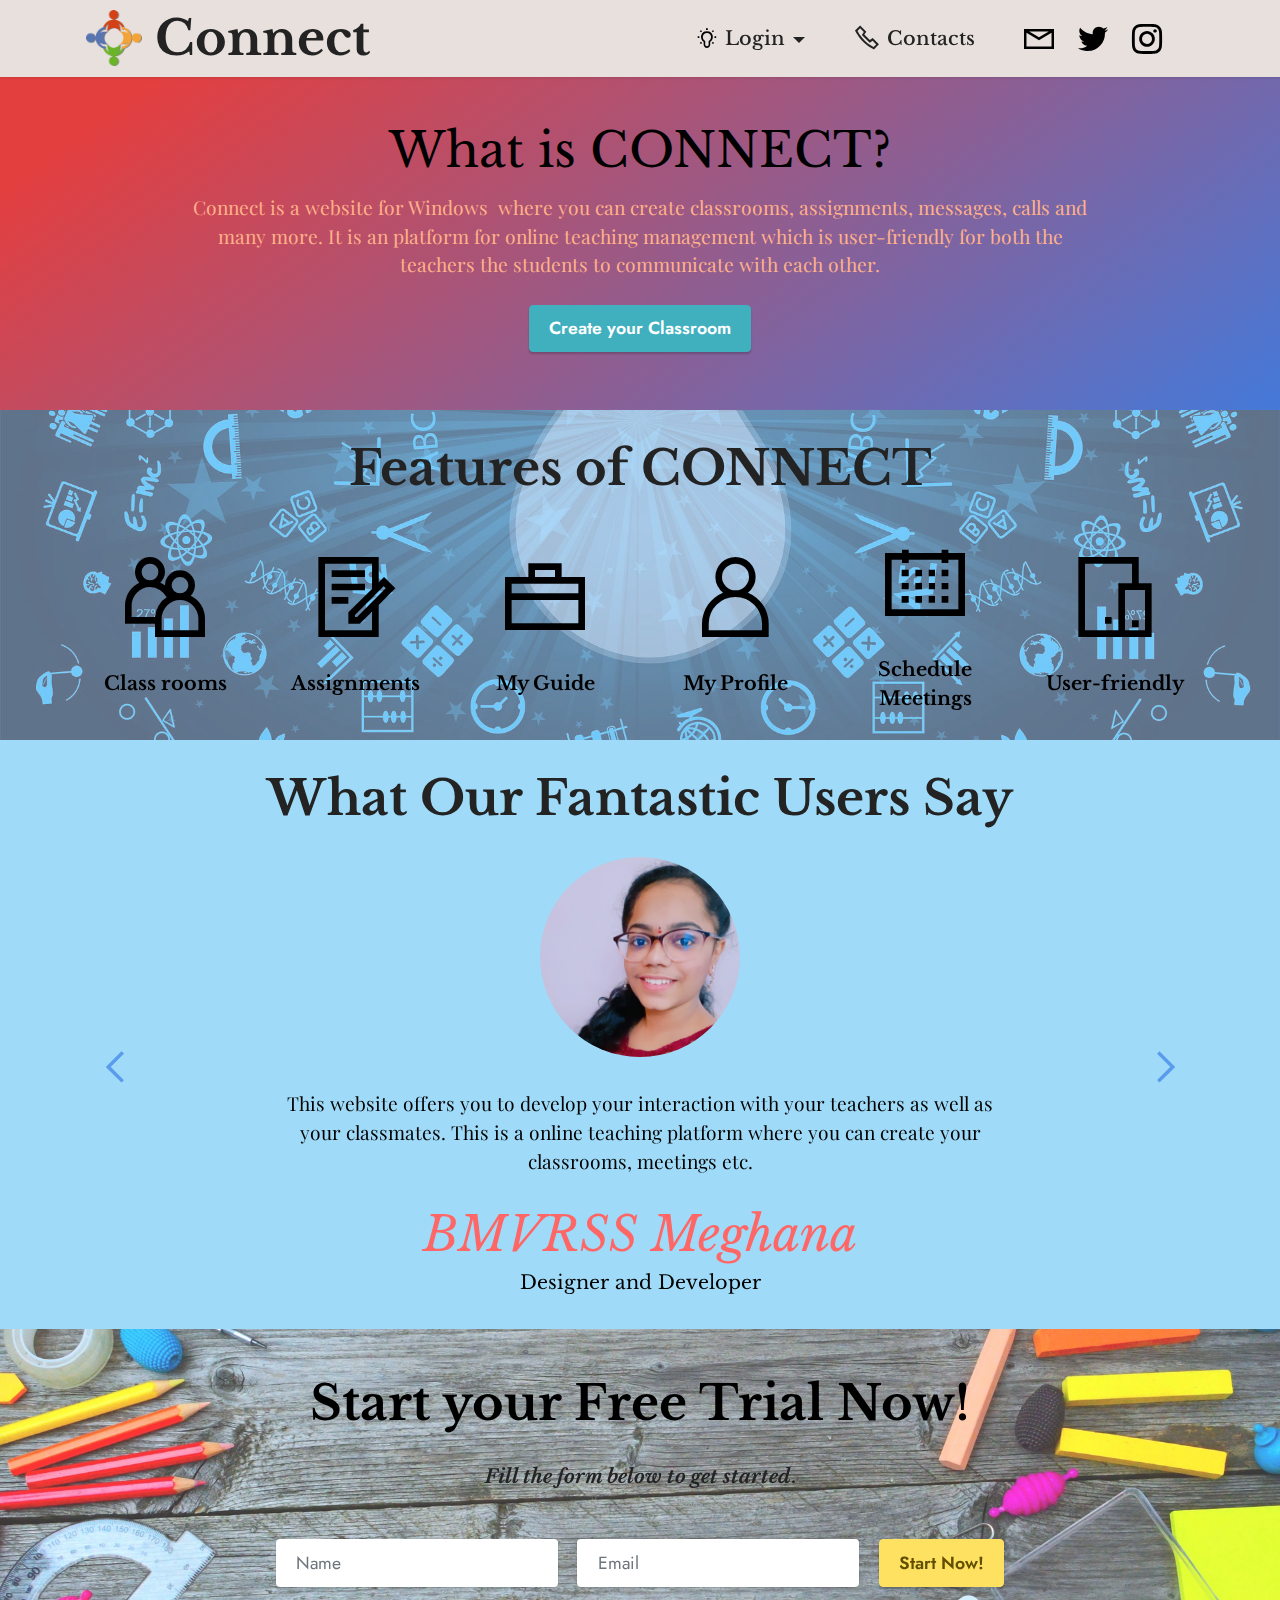
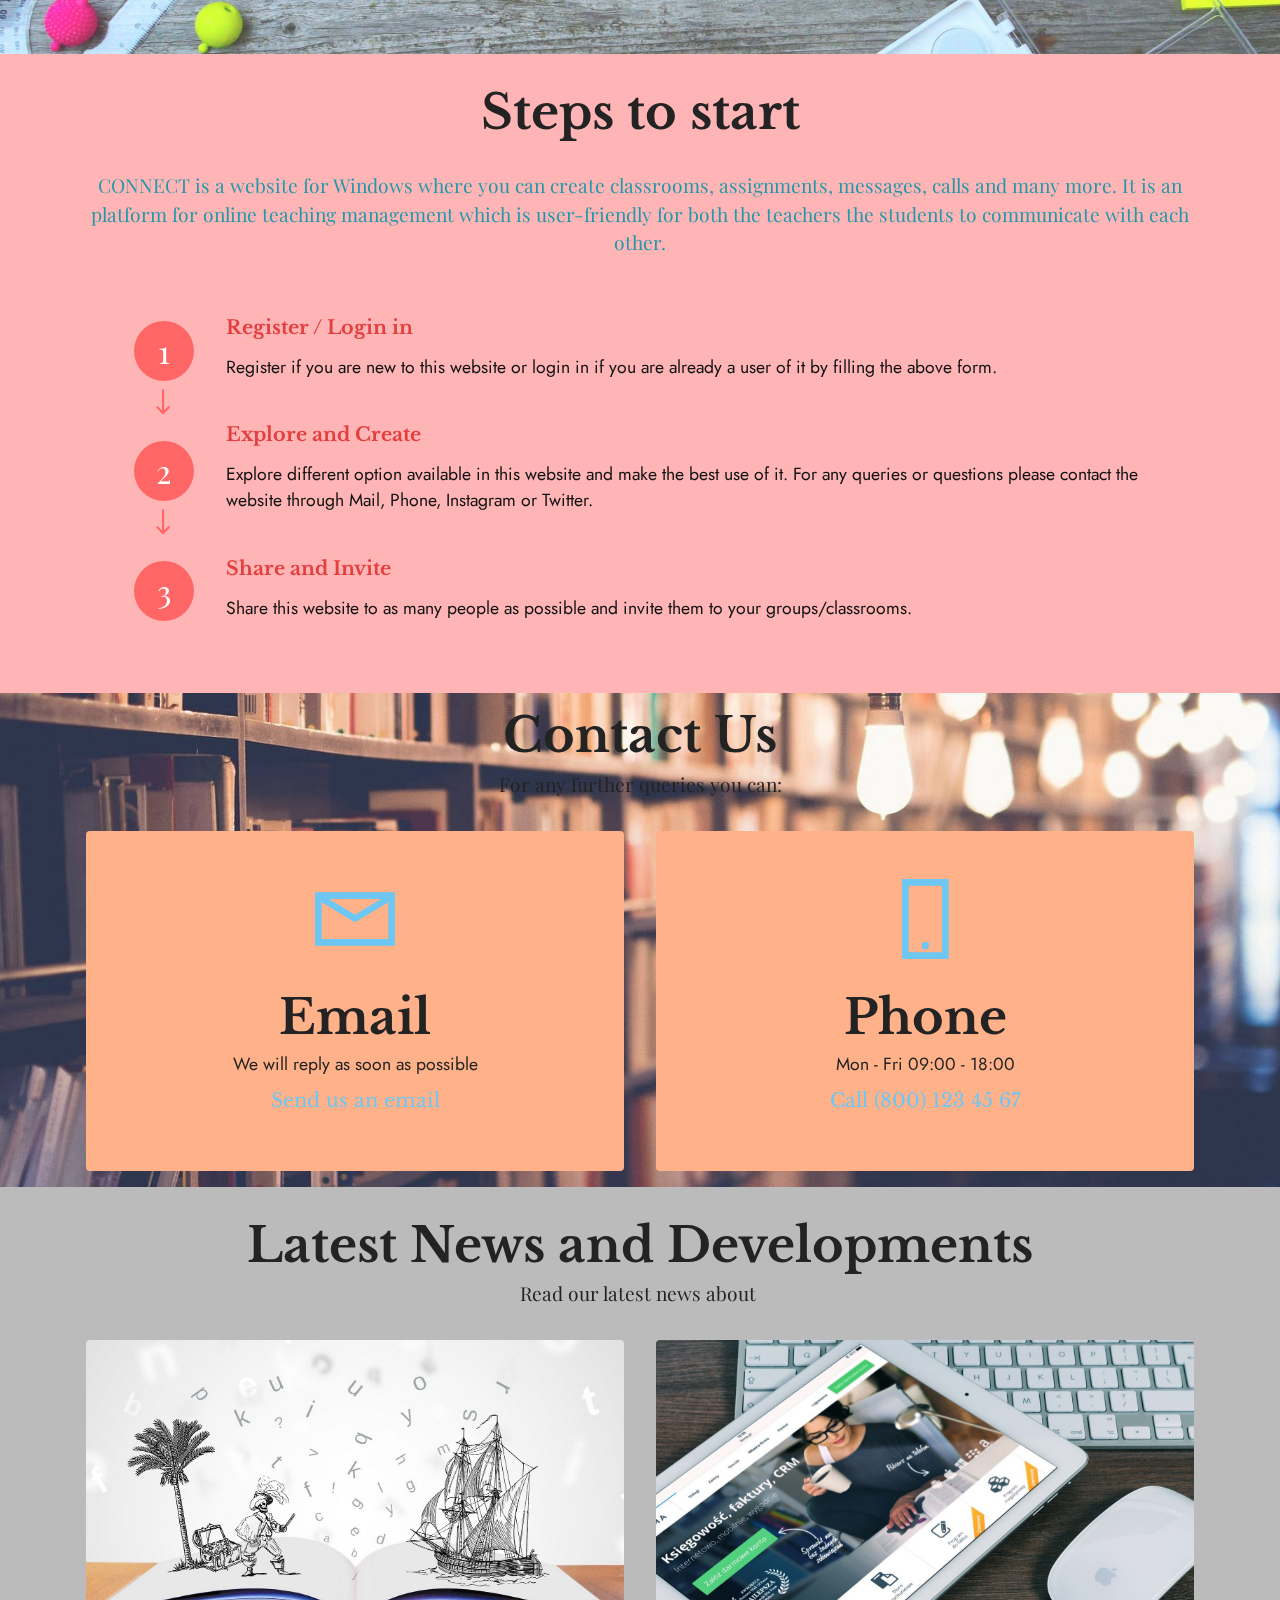
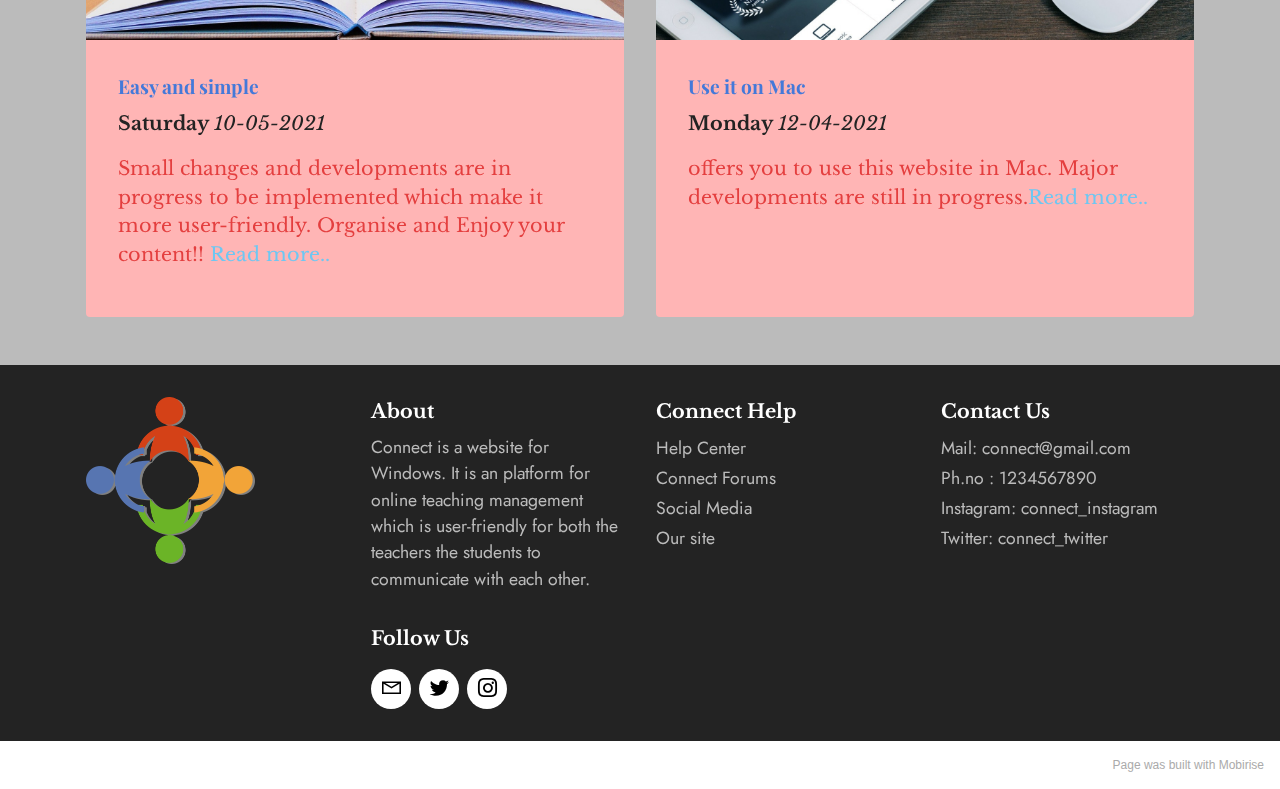
<file: index.html>
<!DOCTYPE html>
<html  >
<head>
  <!-- Site made with Mobirise Website Builder v5.3.0, https://mobirise.com -->
  <meta charset="UTF-8">
  <meta http-equiv="X-UA-Compatible" content="IE=edge">
  <meta name="generator" content="Mobirise v5.3.0, mobirise.com">
  <meta name="viewport" content="width=device-width, initial-scale=1, minimum-scale=1">
  <link rel="shortcut icon" href="assets/images/mbr-124x123.png" type="image/x-icon">
  <meta name="description" content="">
  
  
  <title>Home</title>
  <link rel="stylesheet" href="assets/web/assets/mobirise-icons2/mobirise2.css">
  <link rel="stylesheet" href="assets/tether/tether.min.css">
  <link rel="stylesheet" href="assets/bootstrap/css/bootstrap.min.css">
  <link rel="stylesheet" href="assets/bootstrap/css/bootstrap-grid.min.css">
  <link rel="stylesheet" href="assets/bootstrap/css/bootstrap-reboot.min.css">
  <link rel="stylesheet" href="assets/dropdown/css/style.css">
  <link rel="stylesheet" href="assets/socicon/css/styles.css">
  <link rel="stylesheet" href="assets/theme/css/style.css">
  <link rel="preload" as="style" href="assets/mobirise/css/mbr-additional.css"><link rel="stylesheet" href="assets/mobirise/css/mbr-additional.css" type="text/css">
  
  
  
  
</head>
<body>
  
  <section class="menu menu3 cid-stYJKLlqsp" once="menu" id="menu3-0">
    
    <nav class="navbar navbar-dropdown navbar-fixed-top navbar-expand-lg">
        <div class="container">
            <div class="navbar-brand">
                <span class="navbar-logo">
                    <a href="https://mobiri.se">
                        <img src="assets/images/mbr-124x123.png" alt="Mobirise" style="height: 3.5rem;">
                    </a>
                </span>
                <span class="navbar-caption-wrap"><a class="navbar-caption text-black display-2" href="https://mobiri.se">Connect</a></span>
            </div>
            <button class="navbar-toggler" type="button" data-toggle="collapse" data-target="#navbarSupportedContent" aria-controls="navbarNavAltMarkup" aria-expanded="false" aria-label="Toggle navigation">
                <div class="hamburger">
                    <span></span>
                    <span></span>
                    <span></span>
                    <span></span>
                </div>
            </button>
            <div class="collapse navbar-collapse" id="navbarSupportedContent">
                <ul class="navbar-nav nav-dropdown nav-right" data-app-modern-menu="true"><li class="nav-item dropdown"><a class="nav-link link dropdown-toggle text-black display-7" href="#" data-toggle="dropdown-submenu" aria-expanded="false"><span class="mobi-mbri mobi-mbri-idea mbr-iconfont mbr-iconfont-btn" style="font-size: 20px; color: rgb(0, 0, 0);"></span>Login</a><div class="dropdown-menu"><a class="dropdown-item text-black text-primary display-7" href="Classrooms.html">Join Classroom</a></div></li>
                    <li class="nav-item"><a class="nav-link link text-black text-primary display-7" href="tel:1234567890"><span class="mobi-mbri mobi-mbri-phone mbr-iconfont mbr-iconfont-btn"></span>Contacts</a>
                    </li></ul>
                <div class="icons-menu">
                    <a class="iconfont-wrapper" href="mailto:connect@gmail.com">
                        <span class="p-2 mbr-iconfont mobi-mbri-letter mobi-mbri" style="color: rgb(0, 0, 0); fill: rgb(0, 0, 0); font-size: 30px;"></span>
                    </a>
                    <a class="iconfont-wrapper" href="connect_twitter.com" target="_blank">
                        <span class="p-2 mbr-iconfont socicon-twitter socicon" style="color: rgb(0, 0, 0); fill: rgb(0, 0, 0); font-size: 30px;"></span>
                    </a>
                    <a class="iconfont-wrapper" href="connect_instagram.com" target="_blank">
                        <span class="p-2 mbr-iconfont socicon-instagram socicon" style="font-size: 30px; color: rgb(0, 0, 0); fill: rgb(0, 0, 0);"></span>
                    </a>
                    
                </div>
                
            </div>
        </div>
    </nav>
</section>

<section class="header18 cid-stYJSixXaI" id="header18-1">

    

    

    <div class="align-center container">
        <div class="row justify-content-center">
            <div class="col-12 col-lg-10">
                <h1 class="mbr-section-title mbr-fonts-style mbr-white mb-3 display-2">What is CONNECT?</h1>
                
                <p class="mbr-text mbr-fonts-style mbr-white display-5">Connect is a website for Windows&nbsp; where you can create classrooms, assignments, messages, calls and many more. It is an platform for online teaching management which is user-friendly for both the teachers the students to communicate with each other.</p>
                <div class="mbr-section-btn mt-3"><a class="btn btn-success display-4" href="Classrooms.html">Create your Classroom</a></div>
            </div>
        </div>
    </div>
</section>

<section class="features13 cid-stYJYAnylV mbr-parallax-background" id="features14-2">
    

    <div class="mbr-overlay" style="opacity: 0.5; background-color: rgb(190, 211, 249);">
    </div>
    <div class="container">
        <div class="row">
            <div class="col-12">
                <h3 class="mbr-section-title align-center mb-4 mbr-fonts-style display-2"><strong>Features of CONNECT</strong></h3>
            </div>
            <div class="card col-12 col-md-4 col-lg-2 p-3">
                <div class="card-wrapper">
                    <div class="card-box align-center">
                        <a href="Classrooms.html"><span class="mbr-iconfont mobi-mbri-users mobi-mbri" style="color: rgb(0, 0, 0); fill: rgb(0, 0, 0);"></span></a>
                        <h4 class="card-title align-center mbr-black mbr-fonts-style display-7"><strong>Class rooms</strong></h4>
                    </div>
                </div>
            </div>
            <div class="card p-3 col-12 col-md-4 col-lg-2">
                <div class="card-wrapper">
                    <div class="card-box align-center">
                        <a href="Assignments.html"><span class="mbr-iconfont mobi-mbri-contact-form mobi-mbri" style="color: rgb(0, 0, 0); fill: rgb(0, 0, 0);"></span></a>
                        <h4 class="card-title align-center mbr-black mbr-fonts-style display-7"><strong>Assignments</strong></h4>
                    </div>
                </div>
            </div>
            <div class="card p-3 col-12 col-md-4 col-lg-2">
                <div class="card-wrapper">
                    <div class="card-box align-center">
                        <a href="My Guide.html"><span class="mbr-iconfont mobi-mbri-briefcase mobi-mbri" style="color: rgb(0, 0, 0); fill: rgb(0, 0, 0);"></span></a>
                        <h4 class="card-title align-center mbr-black mbr-fonts-style display-7"><strong>My Guide</strong></h4>
                    </div>
                </div>
            </div>
            <div class="card p-3 col-12 col-md-4 col-lg-2">
                <div class="card-wrapper">
                    <div class="card-box align-center">
                        <a href="My Profile.html"><span class="mbr-iconfont mobi-mbri-user mobi-mbri" style="color: rgb(0, 0, 0); fill: rgb(0, 0, 0);"></span></a>
                        <h4 class="card-title align-center mbr-black mbr-fonts-style display-7"><strong>My Profile</strong></h4>
                    </div>
                </div>
            </div>
            <div class="card p-3 col-12 col-md-4 col-lg-2">
                <div class="card-wrapper">
                    <div class="card-box align-center">
                        <a href="Attendance.html"><span class="mbr-iconfont mobi-mbri-calendar mobi-mbri" style="color: rgb(0, 0, 0); fill: rgb(0, 0, 0);"></span></a>
                        <h4 class="card-title align-center mbr-black mbr-fonts-style display-7"><strong>Schedule Meetings</strong></h4>
                    </div>
                </div>
            </div>
            <div class="card p-3 col-12 col-md-4 col-lg-2">
                <div class="card-wrapper">
                    <div class="card-box align-center">
                        <a href="index.html"><span class="mbr-iconfont mobi-mbri-devices mobi-mbri" style="color: rgb(0, 0, 0); fill: rgb(0, 0, 0);"></span></a>
                        <h4 class="card-title align-center mbr-black mbr-fonts-style display-7"><strong>User-friendly</strong></h4>
                    </div>
                </div>
            </div>
        </div>
    </div>
</section>

<section class="testimonails3 carousel slide testimonials-slider cid-stYK8A5YgB" data-interval="false" id="testimonials3-3">

    

    

    <div class="text-center container">
        <h3 class="mb-4 mbr-fonts-style display-2">
            <strong>What Our Fantastic Users Say</strong>
        </h3>

        <div class="carousel slide" role="listbox" data-pause="true" data-keyboard="false" data-ride="carousel" data-interval="8000">
            <div class="carousel-inner">
                
                
            <div class="carousel-item">
                    <div class="user col-md-8">
                        <div class="user_image">
                            <img src="assets/images/inshot-20210101.jpeg" alt="">
                        </div>
                        <div class="user_text mb-4">
                            <p class="mbr-fonts-style display-5">This website offers you to develop your interaction with your teachers as well as your classmates. This is a online teaching platform where you can create your classrooms, meetings etc.</p>
                        </div>
                        <div class="user_name mbr-fonts-style mb-2 display-2"><em>BMVRSS Meghana</em></div>
                        <div class="user_desk mbr-fonts-style display-7">Designer and Developer</div>
                    </div>
                </div><div class="carousel-item">
                    <div class="user col-md-8">
                        <div class="user_image">
                            <img src="assets/images/team2.jpg">
                        </div>
                        <div class="user_text mb-4">
                            <p class="mbr-fonts-style display-7">
                                Themes in the Mobirise website builder offer multiple blocks: intros, sliders, galleries, forms, articles, and so on. Start a project and click on the red plus buttons to see the blocks available for your theme.
                            </p>
                        </div>
                        <div class="user_name mbr-fonts-style mb-2 display-7">
                            <strong>Linda</strong>
                        </div>
                        <div class="user_desk mbr-fonts-style display-7">
                            DEVELOPER
                        </div>
                    </div>
                </div></div>

            <div class="carousel-controls">
                <a class="carousel-control-prev" role="button" data-slide="prev">
                    <span aria-hidden="true" class="mobi-mbri mobi-mbri-arrow-prev mbr-iconfont"></span>
                    <span class="sr-only">Previous</span>
                </a>

                <a class="carousel-control-next" role="button" data-slide="next">
                    <span aria-hidden="true" class="mobi-mbri mobi-mbri-arrow-next mbr-iconfont"></span>
                    <span class="sr-only">Next</span>
                </a>
            </div>
        </div>
    </div>
</section>

<section class="form2 cid-stYKqzSAlO" id="form2-7">

    

    <div class="mbr-overlay" style="opacity: 0.2; background-color: rgb(255, 255, 255);"></div>
    <div class="align-center container">
        <div class="row justify-content-center">
            <div class="col-lg-8 mx-auto mbr-form" data-form-type="formoid">
                <form action="https://mobirise.eu/" method="POST" class="mbr-form form-with-styler" data-form-title="Form Name"><input type="hidden" name="email" data-form-email="true" value="q475zRzJTpKr3V+oRtLJJa/6Cj3Ia4iF3hcdYe4JXgbT9MgTwIZqrss3X8HdF0qlVou34Z/sCbEavqIMCiGGt3XSqQN38lvCOOvcAGTFKvkfKPL7LQIGN9MXEM+NZ1uu">
                    <div class="row">
                        <div hidden="hidden" data-form-alert="" class="alert alert-success col-12">Thanks for filling out this form!</div>
                        <div hidden="hidden" data-form-alert-danger="" class="alert alert-danger col-12">Oops...! some
                            problem!</div>
                    </div>
                    <div class="dragArea row">
                        <div class="col-lg-12 col-md-12 col-sm-12">
                            <h1 class="mbr-section-title mb-4 display-2">
                                <strong>Start your Free Trial Now!</strong></h1>
                        </div>
                        <div class="col-lg-12 col-md-12 col-sm-12">
                            <p class="mbr-text mbr-fonts-style mb-5 display-7"><strong><em>Fill the form below to get started</em>.</strong></p>
                        </div>
                        <div class="col-lg col-md col-12 form-group" data-for="email">
                            <input type="text" name="name" placeholder="Name" data-form-field="name" class="form-control" id="name-form2-7">
                        </div>
                        <div class="col-lg col-md col-12 form-group" data-for="email">
                            <input type="email" name="email" placeholder="Email" data-form-field="email" class="form-control" id="email-form2-7">
                        </div>
                        <div class="mbr-section-btn col-md-auto col"><button type="submit" class="btn btn-warning display-4">Start Now!</button></div>
                    </div>
                </form>
            </div>
        </div>
    </div>
</section>

<section class="features19 cid-stYKxAA4nc" id="features20-9">

    
    
    <div class="container">
        <div class="row justify-content-center">
            <div class="col-md-12 col-lg-12">
                <div class="card-wrapper pb-4">
                    <div class="card-box align-center">
                        <h4 class="card-title mbr-fonts-style mb-4 display-2">
                            <strong>Steps to start</strong></h4>
                        <p class="mbr-text mbr-fonts-style mb-4 display-5">CONNECT is a website for Windows  where you can create classrooms, assignments, messages, calls and many more. It is an platform for online teaching management which is user-friendly for both the teachers the students to communicate with each other.</p>
                        
                    </div>
                </div>
            </div>
            <div class="col-12 col-md-11">
                <div class="item mbr-flex">
                    <div class="icon-box">
                        <span class="step-number mbr-fonts-style display-5">1</span>
                    </div>
                    <div class="text-box">
                        <h4 class="icon-title card-title mbr-black mbr-fonts-style display-7"><strong>Register / Login in</strong></h4>
                        <h5 class="icon-text mbr-black mbr-fonts-style display-4">Register if you are new to this website or login in if you are already a user of it by filling the above form.</h5>
                    </div>
                </div>
                <div class="item mbr-flex">
                    <div class="icon-box">
                        <span class="step-number mbr-fonts-style display-5">2</span>
                    </div>
                    <div class="text-box">
                        <h4 class="icon-title card-title mbr-black mbr-fonts-style display-7"><strong>Explore and Create</strong></h4>
                        <h5 class="icon-text mbr-black mbr-fonts-style display-4">Explore different option available in this website and make the best use of it. For any queries or questions please contact the website through Mail, Phone, Instagram or Twitter.</h5>
                    </div>
                </div>
                <div class="item mbr-flex last">
                    <div class="icon-box">
                        <span class="step-number mbr-fonts-style display-5">3</span>
                    </div>
                    <div class="text-box">
                        <h4 class="icon-title card-title mbr-black mbr-fonts-style display-7"><strong>Share and Invite</strong></h4>
                        <h5 class="icon-text mbr-black mbr-fonts-style display-4">Share this website to as many people as possible and invite them to your groups/classrooms.</h5>
                    </div>
                </div>
                
                
                
                
                
                
                
            </div>
        </div>
    </div>
</section>

<section class="contacts1 cid-stYKiFR88j" id="contacts1-5">

    

    <div class="mbr-overlay" style="opacity: 0; background-color: rgb(255, 255, 255);">
    </div>
    <div class="container">
        <div class="mbr-section-head">
            <h3 class="mbr-section-title mbr-fonts-style align-center mb-0 display-2">
                <strong>Contact Us</strong></h3>
            <h4 class="mbr-section-subtitle mbr-fonts-style align-center mb-0 mt-2 display-5">For any further queries you can:</h4>
        </div>
        <div class="row justify-content-center mt-4">
            <div class="card col-12 col-lg-6">
                <div class="card-wrapper">
                    <div class="card-box align-center">
                        <div class="image-wrapper">
                            <a href="mailto:connect@gmail.com"><span class="mbr-iconfont mobi-mbri-letter mobi-mbri"></span></a>
                        </div>
                        <h4 class="card-title mbr-fonts-style mb-2 display-2">
                            <strong>Email</strong>
                        </h4>
                        <p class="mbr-text mbr-fonts-style mb-2 display-4">
                            We will reply as soon as possible</p>
                        <h5 class="link mbr-fonts-style display-7"><a href="mailto:connect@gamil.com" class="text-primary">Send us an
                                email</a>
                        </h5>
                    </div>
                </div>
            </div>
            <div class="card col-12 col-lg-6">
                <div class="card-wrapper">
                    <div class="card-box align-center">
                        <div class="image-wrapper">
                            <a href="tel:1234567890"><span class="mbr-iconfont mobi-mbri-mobile-2 mobi-mbri"></span></a>
                        </div>
                        <h4 class="card-title mbr-fonts-style align-center mb-2 display-2">
                            <strong>Phone</strong>
                        </h4>
                        <p class="mbr-text mbr-fonts-style mb-2 display-4">
                            Mon - Fri 09:00 - 18:00</p>
                        <h5 class="link mbr-black mbr-fonts-style display-7">
                            <a href="tel:+12345678910" class="text-primary">Call (800) 123 45 67</a>
                        </h5>
                    </div>
                </div>
            </div>
        </div>
    </div>
</section>

<section class="content1 cid-stYKuaHYVY" id="content1-8">
    
    
    <div class="container">
        <div class="mbr-section-head">
            <h4 class="mbr-section-title mbr-fonts-style align-center mb-0 display-2"><strong>Latest News and Developments</strong></h4>
            <h5 class="mbr-section-subtitle mbr-fonts-style align-center mb-0 mt-2 display-5">Read our latest news about&nbsp;</h5>
        </div>
        <div class="row mt-4">
            <div class="item features-image сol-12 col-md-6 col-lg-6">
                <div class="item-wrapper">
                    <div class="item-img">
                        <img src="assets/images/mbr-1.jpeg" alt="" title="">
                    </div>
                    <div class="item-content">
                        <h5 class="item-title mbr-fonts-style display-5"><strong>Easy and simple</strong></h5>
                        <h6 class="item-subtitle mbr-fonts-style mt-1 display-7"><strong>Saturday</strong><em> 10-05-2021</em></h6>
                        <p class="mbr-text mbr-fonts-style mt-3 display-7">Small changes and developments are in progress to be implemented which make it more user-friendly. Organise and Enjoy your content!!&nbsp;<a href="#" class="text-primary">Read more..</a></p>
                    </div>
                    
                </div>
            </div>
            <div class="item features-image сol-12 col-md-6 col-lg-6">
                <div class="item-wrapper">
                    <div class="item-img">
                        <img src="assets/images/mbr.jpeg" alt="" title="">
                    </div>
                    <div class="item-content">
                        <h5 class="item-title mbr-fonts-style display-5"><strong>Use it on Mac</strong></h5>
                        <h6 class="item-subtitle mbr-fonts-style mt-1 display-7"><strong>Monday</strong><em>&nbsp;12-04-2021</em></h6>
                        <p class="mbr-text mbr-fonts-style mt-3 display-7">offers you to use this website in Mac. Major developments are still in progress.<a href="#top" class="text-primary">Read more..</a><br></p>
                    </div>
                    
                </div>
            </div>


        </div>
    </div>
</section>

<section class="footer4 cid-stYKmk2B9c" once="footers" id="footer4-6">

    
    
    <div class="container">
        <div class="row mbr-white">
            <div class="col-6 col-lg-3">
                <div class="media-wrap col-md-8 col-12">
                    <a href="https://mobiri.se/">
                        <img src="assets/images/mbr-337x334.png" alt="Mobirise">
                    </a>
                </div>
            </div>
            <div class="col-12 col-md-6 col-lg-3">
                <h5 class="mbr-section-subtitle mbr-fonts-style mb-2 display-7">
                    <strong>About</strong>
                </h5>
                <p class="mbr-text mbr-fonts-style mb-4 display-4">Connect is a website for Windows. It is an platform for online teaching management which is user-friendly for both the teachers the students to communicate with each other.</p>
                <h5 class="mbr-section-subtitle mbr-fonts-style mb-3 display-7">
                    <strong>Follow Us</strong>
                </h5>
                <div class="social-row display-7">
                    <div class="soc-item">
                        <a href="mailto:connect@gmail.com">
                            <span class="mbr-iconfont mobi-mbri-letter mobi-mbri"></span>
                        </a>
                    </div>
                    <div class="soc-item">
                        <a href="connect_twitter.com" target="_blank">
                            <span class="mbr-iconfont socicon-twitter socicon"></span>
                        </a>
                    </div>
                    <div class="soc-item">
                        <a href="connect_instagram.com" target="_blank">
                            <span class="mbr-iconfont socicon-instagram socicon"></span>
                        </a>
                    </div>
                    
                </div>
            </div>
            <div class="col-12 col-md-6 col-lg-3">
                <h5 class="mbr-section-subtitle mbr-fonts-style mb-2 display-7"><strong>Connect Help</strong>
                </h5>
                <ul class="list mbr-fonts-style display-4">
                    <li class="mbr-text item-wrap">Help Center</li>
                    <li class="mbr-text item-wrap">Connect Forums</li><li class="mbr-text item-wrap">Social Media</li>
                    <li class="mbr-text item-wrap">Our site</li>
                </ul>
            </div>
            <div class="col-12 col-md-6 col-lg-3">
                <h5 class="mbr-section-subtitle mbr-fonts-style mb-2 display-7"><strong>Contact Us</strong></h5>
                <ul class="list mbr-fonts-style display-4">
                    <li class="mbr-text item-wrap">Mail: connect@gmail.com</li>
                    <li class="mbr-text item-wrap">Ph.no : 1234567890</li>
                    <li class="mbr-text item-wrap">Instagram: connect_instagram</li>
                    <li class="mbr-text item-wrap">Twitter: connect_twitter</li>
                </ul>
            </div>
            
        </div>
    </div>
</section><section style="background-color: #fff; font-family: -apple-system, BlinkMacSystemFont, 'Segoe UI', 'Roboto', 'Helvetica Neue', Arial, sans-serif; color:#aaa; font-size:12px; padding: 0; align-items: center; display: flex;"><a href="https://mobirise.site/i" style="flex: 1 1; height: 3rem; padding-left: 1rem;"></a><p style="flex: 0 0 auto; margin:0; padding-right:1rem;">Page <a href="https://mobirise.site/f" style="color:#aaa;">was built</a> with Mobirise</p></section><script src="assets/web/assets/jquery/jquery.min.js"></script>  <script src="assets/popper/popper.min.js"></script>  <script src="assets/tether/tether.min.js"></script>  <script src="assets/bootstrap/js/bootstrap.min.js"></script>  <script src="assets/smoothscroll/smooth-scroll.js"></script>  <script src="assets/dropdown/js/nav-dropdown.js"></script>  <script src="assets/dropdown/js/navbar-dropdown.js"></script>  <script src="assets/touchswipe/jquery.touch-swipe.min.js"></script>  <script src="assets/parallax/jarallax.min.js"></script>  <script src="assets/bootstrapcarouselswipe/bootstrap-carousel-swipe.js"></script>  <script src="assets/mbr-testimonials-slider/mbr-testimonials-slider.js"></script>  <script src="assets/theme/js/script.js"></script>  <script src="assets/formoid/formoid.min.js"></script>  
  
  
</body>
</html>
</file>
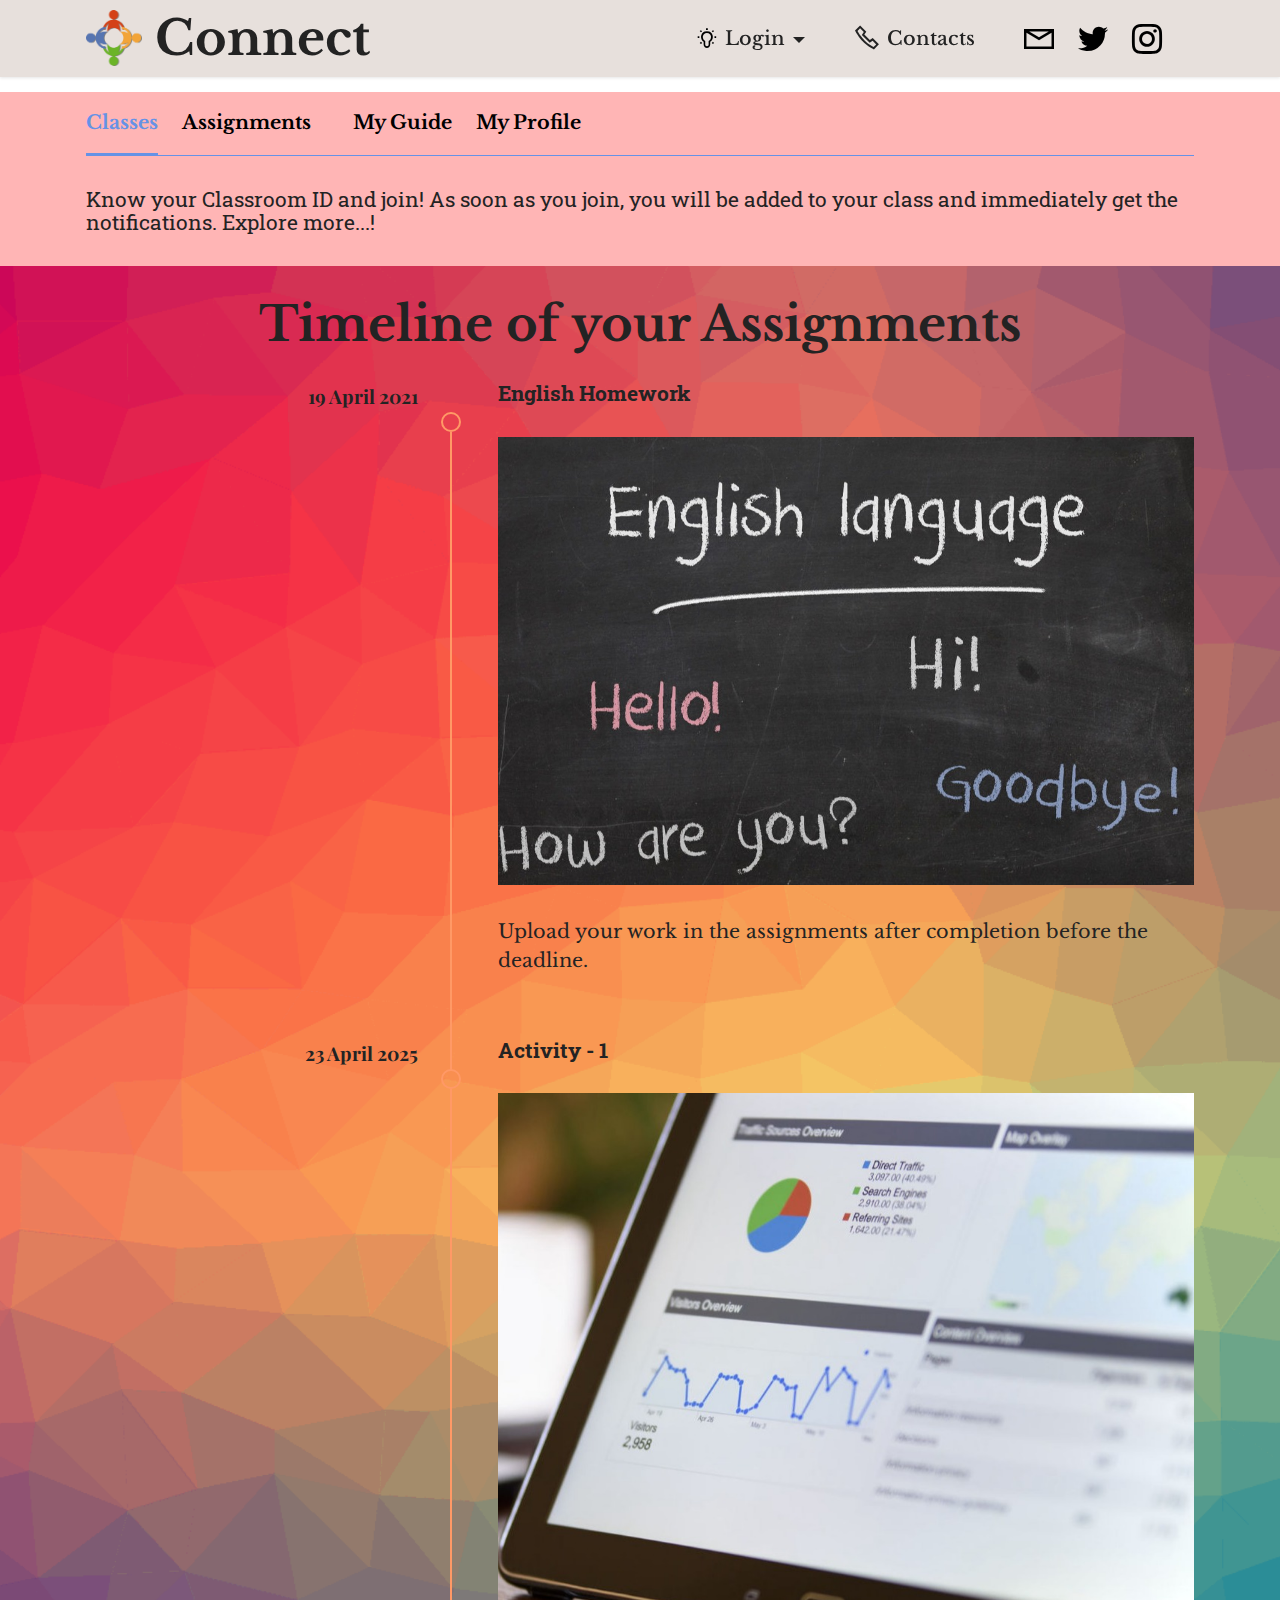
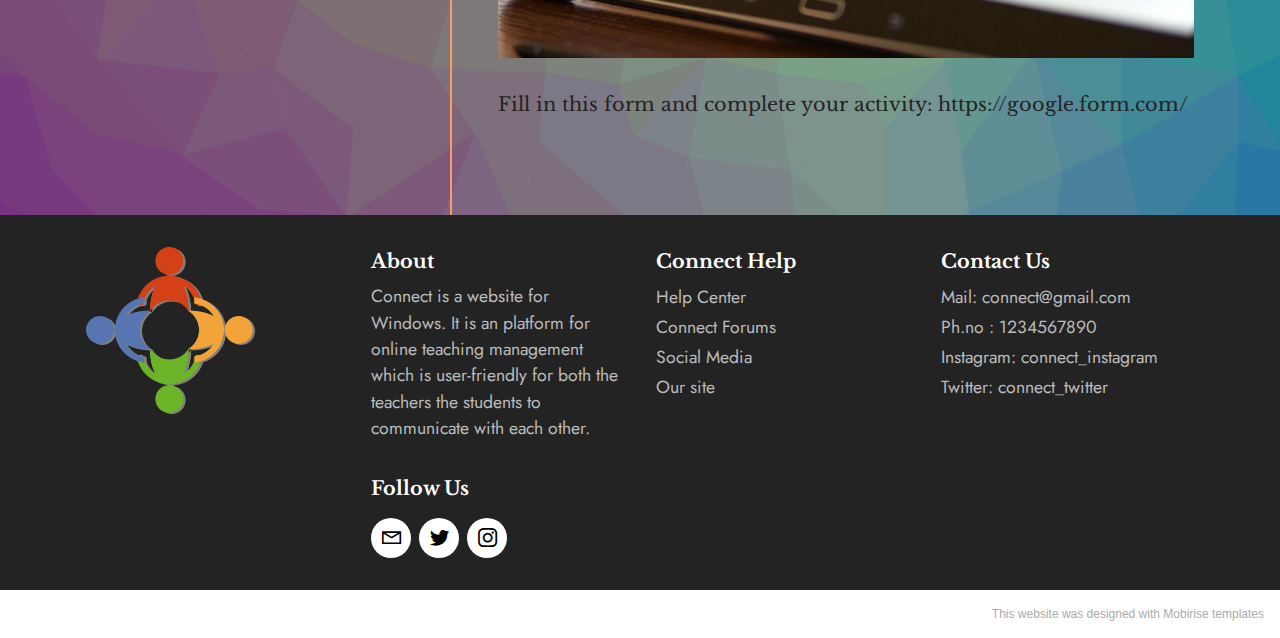
<file: Assignments.html>
<!DOCTYPE html>
<html  >
<head>
  <!-- Site made with Mobirise Website Builder v5.3.0, https://mobirise.com -->
  <meta charset="UTF-8">
  <meta http-equiv="X-UA-Compatible" content="IE=edge">
  <meta name="generator" content="Mobirise v5.3.0, mobirise.com">
  <meta name="viewport" content="width=device-width, initial-scale=1, minimum-scale=1">
  <link rel="shortcut icon" href="assets/images/mbr-124x123.png" type="image/x-icon">
  <meta name="description" content="">
  
  
  <title>Assignments</title>
  <link rel="stylesheet" href="assets/web/assets/mobirise-icons2/mobirise2.css">
  <link rel="stylesheet" href="assets/tether/tether.min.css">
  <link rel="stylesheet" href="assets/bootstrap/css/bootstrap.min.css">
  <link rel="stylesheet" href="assets/bootstrap/css/bootstrap-grid.min.css">
  <link rel="stylesheet" href="assets/bootstrap/css/bootstrap-reboot.min.css">
  <link rel="stylesheet" href="assets/dropdown/css/style.css">
  <link rel="stylesheet" href="assets/socicon/css/styles.css">
  <link rel="stylesheet" href="assets/theme/css/style.css">
  <link rel="preload" as="style" href="assets/mobirise/css/mbr-additional.css"><link rel="stylesheet" href="assets/mobirise/css/mbr-additional.css" type="text/css">
  
  
  
  
</head>
<body>
  
  <section class="menu menu3 cid-stZy5JfLZp" once="menu" id="menu3-w">
    
    <nav class="navbar navbar-dropdown navbar-fixed-top navbar-expand-lg">
        <div class="container">
            <div class="navbar-brand">
                <span class="navbar-logo">
                    <a href="https://mobiri.se">
                        <img src="assets/images/mbr-124x123.png" alt="Mobirise" style="height: 3.5rem;">
                    </a>
                </span>
                <span class="navbar-caption-wrap"><a class="navbar-caption text-black display-2" href="https://mobiri.se">Connect</a></span>
            </div>
            <button class="navbar-toggler" type="button" data-toggle="collapse" data-target="#navbarSupportedContent" aria-controls="navbarNavAltMarkup" aria-expanded="false" aria-label="Toggle navigation">
                <div class="hamburger">
                    <span></span>
                    <span></span>
                    <span></span>
                    <span></span>
                </div>
            </button>
            <div class="collapse navbar-collapse" id="navbarSupportedContent">
                <ul class="navbar-nav nav-dropdown nav-right" data-app-modern-menu="true"><li class="nav-item dropdown"><a class="nav-link link dropdown-toggle text-black display-7" href="#" data-toggle="dropdown-submenu" aria-expanded="false"><span class="mobi-mbri mobi-mbri-idea mbr-iconfont mbr-iconfont-btn" style="font-size: 20px; color: rgb(0, 0, 0);"></span>Login</a><div class="dropdown-menu"><a class="dropdown-item text-black text-primary display-7" href="Classrooms.html">Join Classroom</a></div></li>
                    <li class="nav-item"><a class="nav-link link text-black text-primary display-7" href="tel:1234567890"><span class="mobi-mbri mobi-mbri-phone mbr-iconfont mbr-iconfont-btn"></span>Contacts</a>
                    </li></ul>
                <div class="icons-menu">
                    <a class="iconfont-wrapper" href="mailto:connect@gmail.com">
                        <span class="p-2 mbr-iconfont mobi-mbri-letter mobi-mbri" style="color: rgb(0, 0, 0); fill: rgb(0, 0, 0); font-size: 30px;"></span>
                    </a>
                    <a class="iconfont-wrapper" href="connect_twitter.com" target="_blank">
                        <span class="p-2 mbr-iconfont socicon-twitter socicon" style="color: rgb(0, 0, 0); fill: rgb(0, 0, 0); font-size: 30px;"></span>
                    </a>
                    <a class="iconfont-wrapper" href="connect_instagram.com" target="_blank">
                        <span class="p-2 mbr-iconfont socicon-instagram socicon" style="font-size: 30px; color: rgb(0, 0, 0); fill: rgb(0, 0, 0);"></span>
                    </a>
                    
                </div>
                
            </div>
        </div>
    </nav>
</section>

<section class="tabs content18 cid-stZy5Hxlhb" id="tabs1-u">

    

    
    <div class="container">
        
        <div class="row justify-content-center mt-4">
            <div class="col-12 col-md-12">
                <ul class="nav nav-tabs mb-4" role="tablist">
                    <li class="nav-item first mbr-fonts-style"><a class="nav-link mbr-fonts-style show active display-7" role="tab" data-toggle="tab" href="#tabs1-u_tab0" aria-selected="true"><strong>Classes</strong></a></li>
                    <li class="nav-item"><a class="nav-link mbr-fonts-style active display-7" role="tab" data-toggle="tab" href="#tabs1-u_tab1" aria-selected="true"><strong>Assignments</strong>&nbsp; &nbsp;</a></li>
                    <li class="nav-item"><a class="nav-link mbr-fonts-style active display-7" role="tab" data-toggle="tab" href="#tabs1-u_tab2" aria-selected="true"><strong>My Guide</strong></a></li>
                    <li class="nav-item"><a class="nav-link mbr-fonts-style active display-7" role="tab" data-toggle="tab" href="#tabs1-u_tab3" aria-selected="true"><strong>My Profile</strong>&nbsp;</a></li>
                    
                    
                </ul>
                <div class="tab-content">
                    <div id="tab1" class="tab-pane in active" role="tabpanel">
                        <div class="row">
                            <div class="col-md-12">
                                <p class="mbr-text mbr-fonts-style display-1">Know your Classroom ID and join! As soon as you join, you will be added to your class and immediately get the notifications. Explore more...!</p>
                            </div>
                        </div>
                    </div>
                    <div id="tab2" class="tab-pane" role="tabpanel">
                        <div class="row">
                            <div class="col-md-12">
                                <p class="mbr-text mbr-fonts-style display-1">Post and submit your assignments. All the submission details like your uploaded work, date and time, private comments etc. will seen by your teacher.</p>
                            </div>
                        </div>
                    </div>
                    <div id="tab3" class="tab-pane" role="tabpanel">
                        <div class="row">
                            <div class="col-md-12">
                                <p class="mbr-text mbr-fonts-style display-1">Here, you can check the Alert messages, Notifications sent by your teachers.&nbsp;</p>
                            </div>
                        </div>
                    </div>
                    <div id="tab4" class="tab-pane" role="tabpanel">
                        <div class="row">
                            <div class="col-md-12">
                                <p class="mbr-text mbr-fonts-style display-1">You can see your Login details, checked in-time and out-time every day. You also can check no. of classes attended per day and can analysis your daily work.</p>
                            </div>
                        </div>
                    </div>
                    
                    
                </div>
            </div>
        </div>
    </div>
</section>

<section class="timeline2 cid-stZymhZHeb" id="timeline2-y">

    

    
    <div class="container">
        <div class="mbr-section-head">
            <h3 class="mbr-section-title mbr-fonts-style align-center mb-0 display-2">
                <strong>Timeline of your Assignments</strong></h3>
            
        </div>
        <div class="timelines-container mt-4">
            <div class="row timeline-element separline mb-5">
                <div class="timeline-date-panel col-12 col-md-4">
                    <div class="time-line-date-content">
                        <h4 class="mbr-timeline-date mbr-fonts-style display-5"><strong>19 April 2021</strong></h4>
                    </div>
                </div>
                <span class="iconBackground"></span>
                <div class="col-12 col-md-8">
                    <div class="timeline-text-content">
                        <h4 class="mbr-timeline-title mb-4 mbr-fonts-style display-1"><strong>English Homework</strong></h4>
                        <div class="image-wrapper mb-4">
                            <img src="assets/images/mbr-1392x895.jpeg" alt="Mobirise" title="">
                        </div>
                        <p class="mbr-text mbr-fonts-style display-7">Upload your work in the assignments after completion before the deadline.</p>
                    </div>
                </div>
            </div>
            <div class="row timeline-element separline mb-5">
                <div class="timeline-date-panel col-12 col-md-4">
                    <div class="time-line-date-content">
                        <h4 class="mbr-timeline-date mbr-fonts-style display-5">
                            <strong>23 April 2025</strong>
                        </h4>
                    </div>
                </div>
                <span class="iconBackground"></span>
                <div class="col-12 col-md-8">
                    <div class="timeline-text-content">
                        <h4 class="mbr-timeline-title mb-4 mbr-fonts-style display-1"><strong>Activity - 1</strong></h4>
                        <div class="image-wrapper mb-4">
                            <img src="assets/images/mbr-1392x929.jpeg" alt="Mobirise" title="">
                        </div>
                        <p class="mbr-text mbr-fonts-style display-7">Fill in this form and complete your activity: https://google.form.com/</p>
                    </div>
                </div>
            </div>
            
            
            
            
            
            
            
            
            
            
        </div>
    </div>
</section>

<section class="footer4 cid-stZy5KpI4O" once="footers" id="footer4-x">

    
    
    <div class="container">
        <div class="row mbr-white">
            <div class="col-6 col-lg-3">
                <div class="media-wrap col-md-8 col-12">
                    <a href="https://mobiri.se/">
                        <img src="assets/images/mbr-337x334.png" alt="Mobirise">
                    </a>
                </div>
            </div>
            <div class="col-12 col-md-6 col-lg-3">
                <h5 class="mbr-section-subtitle mbr-fonts-style mb-2 display-7">
                    <strong>About</strong>
                </h5>
                <p class="mbr-text mbr-fonts-style mb-4 display-4">Connect is a website for Windows. It is an platform for online teaching management which is user-friendly for both the teachers the students to communicate with each other.</p>
                <h5 class="mbr-section-subtitle mbr-fonts-style mb-3 display-7">
                    <strong>Follow Us</strong>
                </h5>
                <div class="social-row display-7">
                    <div class="soc-item">
                        <a href="mailto:connect@gmail.com">
                            <span class="mbr-iconfont mobi-mbri-letter mobi-mbri"></span>
                        </a>
                    </div>
                    <div class="soc-item">
                        <a href="connect_twitter.com" target="_blank">
                            <span class="mbr-iconfont socicon-twitter socicon"></span>
                        </a>
                    </div>
                    <div class="soc-item">
                        <a href="connect_instagram.com" target="_blank">
                            <span class="mbr-iconfont socicon-instagram socicon"></span>
                        </a>
                    </div>
                    
                </div>
            </div>
            <div class="col-12 col-md-6 col-lg-3">
                <h5 class="mbr-section-subtitle mbr-fonts-style mb-2 display-7"><strong>Connect Help</strong>
                </h5>
                <ul class="list mbr-fonts-style display-4">
                    <li class="mbr-text item-wrap">Help Center</li>
                    <li class="mbr-text item-wrap">Connect Forums</li><li class="mbr-text item-wrap">Social Media</li>
                    <li class="mbr-text item-wrap">Our site</li>
                </ul>
            </div>
            <div class="col-12 col-md-6 col-lg-3">
                <h5 class="mbr-section-subtitle mbr-fonts-style mb-2 display-7"><strong>Contact Us</strong></h5>
                <ul class="list mbr-fonts-style display-4">
                    <li class="mbr-text item-wrap">Mail: connect@gmail.com</li>
                    <li class="mbr-text item-wrap">Ph.no : 1234567890</li>
                    <li class="mbr-text item-wrap">Instagram: connect_instagram</li>
                    <li class="mbr-text item-wrap">Twitter: connect_twitter</li>
                </ul>
            </div>
            
        </div>
    </div>
</section><section style="background-color: #fff; font-family: -apple-system, BlinkMacSystemFont, 'Segoe UI', 'Roboto', 'Helvetica Neue', Arial, sans-serif; color:#aaa; font-size:12px; padding: 0; align-items: center; display: flex;"><a href="https://mobirise.site/c" style="flex: 1 1; height: 3rem; padding-left: 1rem;"></a><p style="flex: 0 0 auto; margin:0; padding-right:1rem;"><a href="https://mobirise.site/r" style="color:#aaa;">This website</a> was designed with Mobirise templates</p></section><script src="assets/web/assets/jquery/jquery.min.js"></script>  <script src="assets/popper/popper.min.js"></script>  <script src="assets/tether/tether.min.js"></script>  <script src="assets/bootstrap/js/bootstrap.min.js"></script>  <script src="assets/smoothscroll/smooth-scroll.js"></script>  <script src="assets/mbr-tabs/mbr-tabs.js"></script>  <script src="assets/dropdown/js/nav-dropdown.js"></script>  <script src="assets/dropdown/js/navbar-dropdown.js"></script>  <script src="assets/touchswipe/jquery.touch-swipe.min.js"></script>  <script src="assets/theme/js/script.js"></script>  
  
  
</body>
</html>
</file>
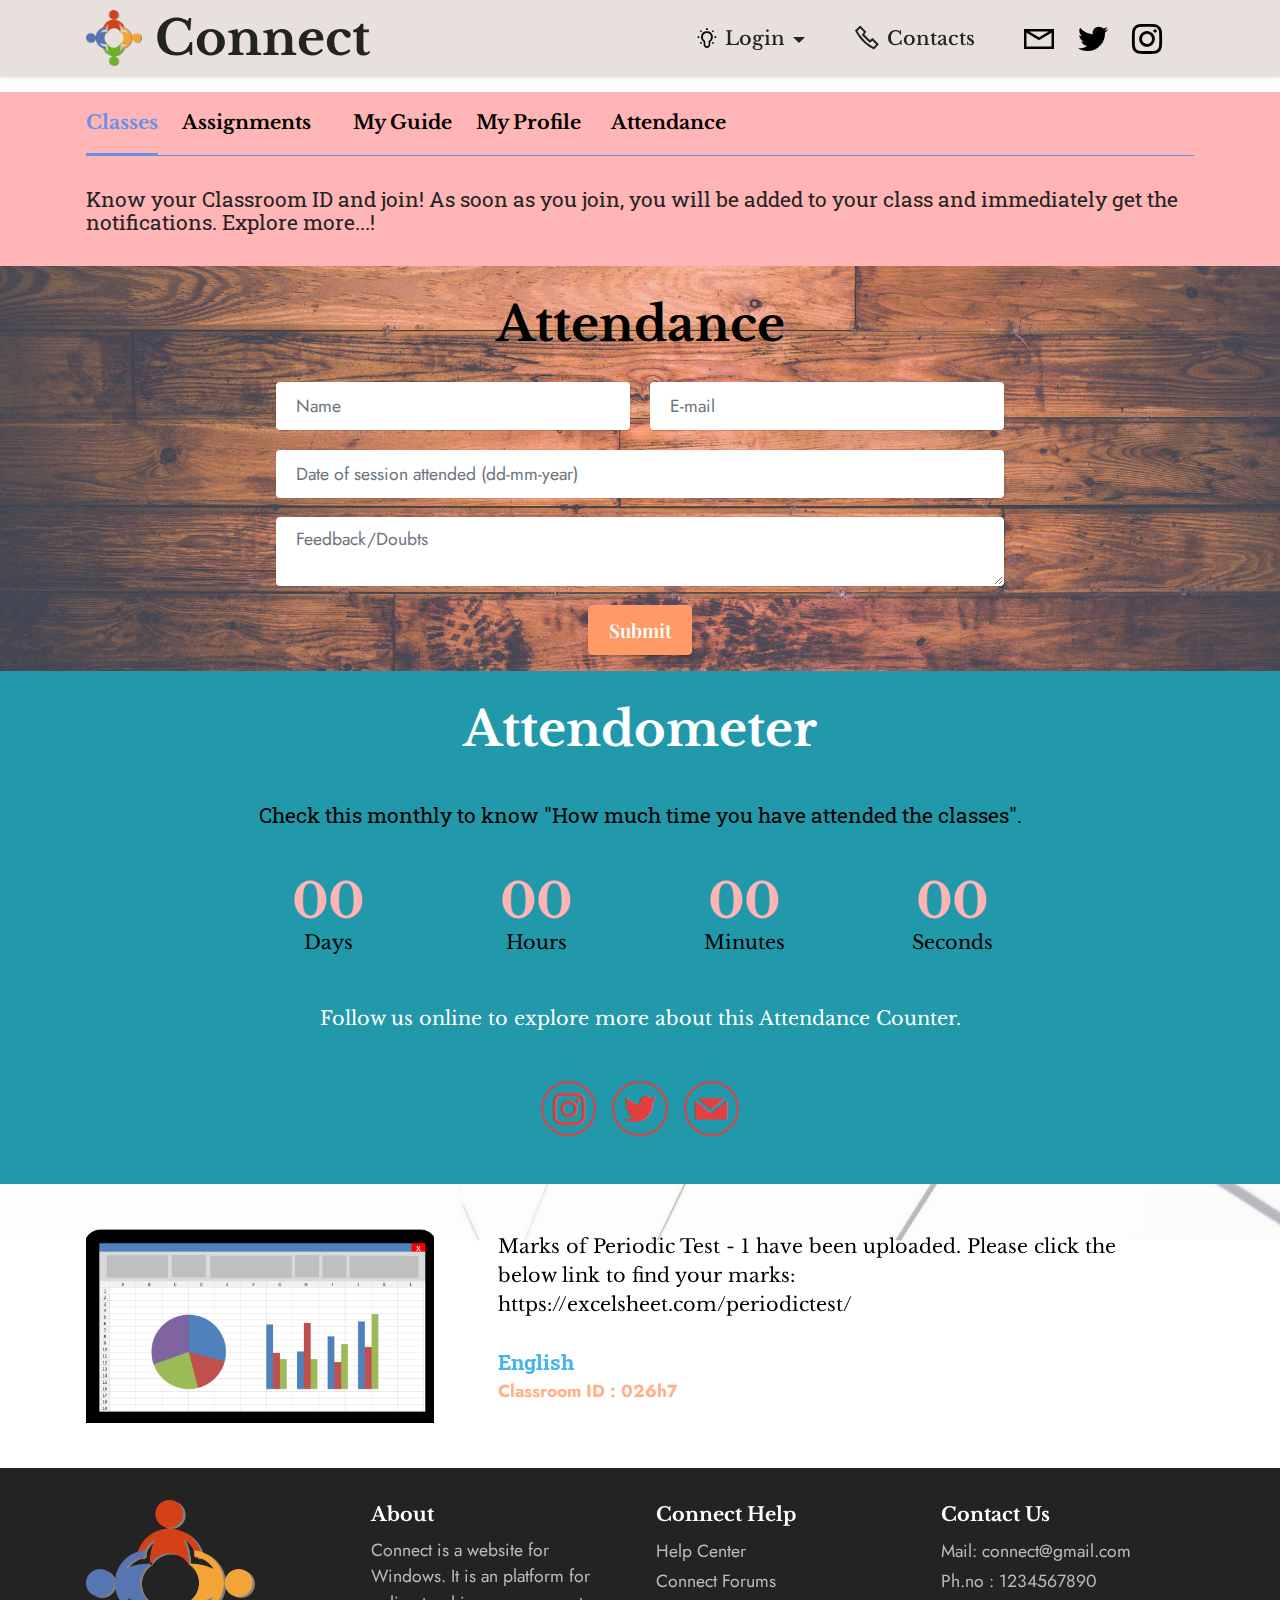
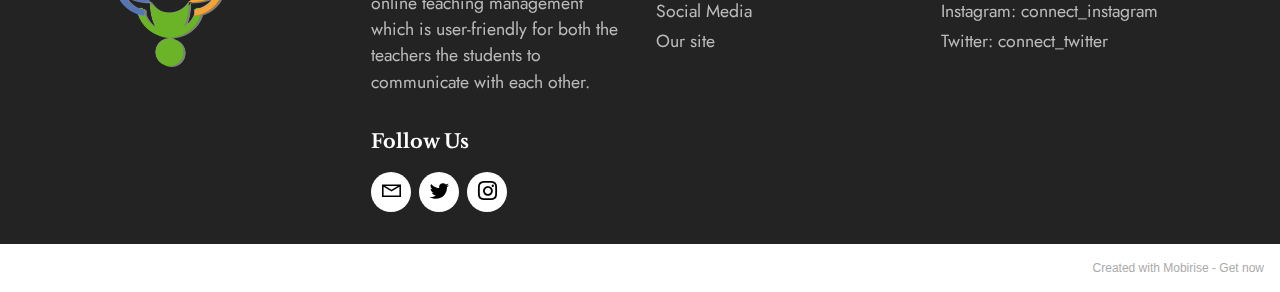
<file: Attendance.html>
<!DOCTYPE html>
<html  >
<head>
  <!-- Site made with Mobirise Website Builder v5.3.0, https://mobirise.com -->
  <meta charset="UTF-8">
  <meta http-equiv="X-UA-Compatible" content="IE=edge">
  <meta name="generator" content="Mobirise v5.3.0, mobirise.com">
  <meta name="viewport" content="width=device-width, initial-scale=1, minimum-scale=1">
  <link rel="shortcut icon" href="assets/images/mbr-124x123.png" type="image/x-icon">
  <meta name="description" content="">
  
  
  <title>Attendance</title>
  <link rel="stylesheet" href="assets/web/assets/mobirise-icons2/mobirise2.css">
  <link rel="stylesheet" href="assets/tether/tether.min.css">
  <link rel="stylesheet" href="assets/bootstrap/css/bootstrap.min.css">
  <link rel="stylesheet" href="assets/bootstrap/css/bootstrap-grid.min.css">
  <link rel="stylesheet" href="assets/bootstrap/css/bootstrap-reboot.min.css">
  <link rel="stylesheet" href="assets/formstyler/jquery.formstyler.css">
  <link rel="stylesheet" href="assets/formstyler/jquery.formstyler.theme.css">
  <link rel="stylesheet" href="assets/datepicker/jquery.datetimepicker.min.css">
  <link rel="stylesheet" href="assets/dropdown/css/style.css">
  <link rel="stylesheet" href="assets/socicon/css/styles.css">
  <link rel="stylesheet" href="assets/theme/css/style.css">
  <link rel="preload" as="style" href="assets/mobirise/css/mbr-additional.css"><link rel="stylesheet" href="assets/mobirise/css/mbr-additional.css" type="text/css">
  
  
  
  
</head>
<body>
  
  <section class="menu menu3 cid-stZsTi1pXN" once="menu" id="menu3-n">
    
    <nav class="navbar navbar-dropdown navbar-fixed-top navbar-expand-lg">
        <div class="container">
            <div class="navbar-brand">
                <span class="navbar-logo">
                    <a href="https://mobiri.se">
                        <img src="assets/images/mbr-124x123.png" alt="Mobirise" style="height: 3.5rem;">
                    </a>
                </span>
                <span class="navbar-caption-wrap"><a class="navbar-caption text-black display-2" href="https://mobiri.se">Connect</a></span>
            </div>
            <button class="navbar-toggler" type="button" data-toggle="collapse" data-target="#navbarSupportedContent" aria-controls="navbarNavAltMarkup" aria-expanded="false" aria-label="Toggle navigation">
                <div class="hamburger">
                    <span></span>
                    <span></span>
                    <span></span>
                    <span></span>
                </div>
            </button>
            <div class="collapse navbar-collapse" id="navbarSupportedContent">
                <ul class="navbar-nav nav-dropdown nav-right" data-app-modern-menu="true"><li class="nav-item dropdown"><a class="nav-link link dropdown-toggle text-black display-7" href="#" data-toggle="dropdown-submenu" aria-expanded="false"><span class="mobi-mbri mobi-mbri-idea mbr-iconfont mbr-iconfont-btn" style="font-size: 20px; color: rgb(0, 0, 0);"></span>Login</a><div class="dropdown-menu"><a class="dropdown-item text-black text-primary display-7" href="Classrooms.html">Join Classroom</a></div></li>
                    <li class="nav-item"><a class="nav-link link text-black text-primary display-7" href="tel:1234567890"><span class="mobi-mbri mobi-mbri-phone mbr-iconfont mbr-iconfont-btn"></span>Contacts</a>
                    </li></ul>
                <div class="icons-menu">
                    <a class="iconfont-wrapper" href="mailto:connect@gmail.com">
                        <span class="p-2 mbr-iconfont mobi-mbri-letter mobi-mbri" style="color: rgb(0, 0, 0); fill: rgb(0, 0, 0); font-size: 30px;"></span>
                    </a>
                    <a class="iconfont-wrapper" href="connect_twitter.com" target="_blank">
                        <span class="p-2 mbr-iconfont socicon-twitter socicon" style="color: rgb(0, 0, 0); fill: rgb(0, 0, 0); font-size: 30px;"></span>
                    </a>
                    <a class="iconfont-wrapper" href="connect_instagram.com" target="_blank">
                        <span class="p-2 mbr-iconfont socicon-instagram socicon" style="font-size: 30px; color: rgb(0, 0, 0); fill: rgb(0, 0, 0);"></span>
                    </a>
                    
                </div>
                
            </div>
        </div>
    </nav>
</section>

<section class="tabs content18 cid-stZsTfHdpT" id="tabs1-l">

    

    
    <div class="container">
        
        <div class="row justify-content-center mt-4">
            <div class="col-12 col-md-12">
                <ul class="nav nav-tabs mb-4" role="tablist">
                    <li class="nav-item first mbr-fonts-style"><a class="nav-link mbr-fonts-style show active display-7" role="tab" data-toggle="tab" href="#tabs1-l_tab0" aria-selected="true"><strong>Classes</strong></a></li>
                    <li class="nav-item"><a class="nav-link mbr-fonts-style active display-7" role="tab" data-toggle="tab" href="#tabs1-l_tab1" aria-selected="true"><strong>Assignments</strong>&nbsp; &nbsp;</a></li>
                    <li class="nav-item"><a class="nav-link mbr-fonts-style active display-7" role="tab" data-toggle="tab" href="#tabs1-l_tab2" aria-selected="true"><strong>My Guide</strong></a></li>
                    <li class="nav-item"><a class="nav-link mbr-fonts-style active display-7" role="tab" data-toggle="tab" href="#tabs1-l_tab3" aria-selected="true"><strong>My Profile</strong>&nbsp;</a></li>
                    <li class="nav-item"><a class="nav-link mbr-fonts-style active display-7" role="tab" data-toggle="tab" href="#tabs1-l_tab4" aria-selected="true"><strong>Attendance</strong></a></li>
                    
                </ul>
                <div class="tab-content">
                    <div id="tab1" class="tab-pane in active" role="tabpanel">
                        <div class="row">
                            <div class="col-md-12">
                                <p class="mbr-text mbr-fonts-style display-1">Know your Classroom ID and join! As soon as you join, you will be added to your class and immediately get the notifications. Explore more...!</p>
                            </div>
                        </div>
                    </div>
                    <div id="tab2" class="tab-pane" role="tabpanel">
                        <div class="row">
                            <div class="col-md-12">
                                <p class="mbr-text mbr-fonts-style display-1">Post and submit your assignments. All the submission details like your uploaded work, date and time, private comments etc. will seen by your teacher.</p>
                            </div>
                        </div>
                    </div>
                    <div id="tab3" class="tab-pane" role="tabpanel">
                        <div class="row">
                            <div class="col-md-12">
                                <p class="mbr-text mbr-fonts-style display-1">Here, you can check the Alert messages, Notifications sent by your teachers.&nbsp;</p>
                            </div>
                        </div>
                    </div>
                    <div id="tab4" class="tab-pane" role="tabpanel">
                        <div class="row">
                            <div class="col-md-12">
                                <p class="mbr-text mbr-fonts-style display-1">You can see your Login details, checked in-time and out-time every day. You also can check no. of classes attended per day and can analysis your daily work.</p>
                            </div>
                        </div>
                    </div>
                    <div id="tab5" class="tab-pane" role="tabpanel">
                        <div class="row">
                            <div class="col-md-12">
                                <p class="mbr-text mbr-fonts-style display-1">See all the messages and notifications at a place! Set reminders and plan your day.</p>
                            </div>
                        </div>
                    </div>
                    
                </div>
            </div>
        </div>
    </div>
</section>

<section class="form5 cid-stZuySDsff" id="form5-r">
    
    <div class="mbr-overlay"></div>
    <div class="container">
        <div class="mbr-section-head">
            <h3 class="mbr-section-title mbr-fonts-style align-center mb-0 display-2"><strong>Attendance</strong></h3>
            
        </div>
        <div class="row justify-content-center mt-4">
            <div class="col-lg-8 mx-auto mbr-form" data-form-type="formoid">
                <form action="https://mobirise.eu/" method="POST" class="mbr-form form-with-styler" data-form-title="Form Name"><input type="hidden" name="email" data-form-email="true" value="oSCAjcIE6fWKx16lstWaIvneQ5EWjodQ8iIXgMYNMUZWbHZhxOXuJpZrjH9hGL8ygmevJGIm48TeZd6Z7FOLBsuTGDg/3iclbzUlvWmnKacM1Nsq/CdAogLyw7+ljKbR">
                    <div class="row">
                        <div hidden="hidden" data-form-alert="" class="alert alert-success col-12">Your attendance is marked!</div>
                        <div hidden="hidden" data-form-alert-danger="" class="alert alert-danger col-12">Oops...! some
                            problem!</div>
                    </div>
                    <div class="dragArea row">
                        <div class="col-md col-sm-12 form-group" data-for="name">
                            <input type="text" name="name" placeholder="Name" data-form-field="name" class="form-control" value="" id="name-form5-r">
                        </div>
                        <div class="col-md col-sm-12 form-group" data-for="email">
                            <input type="email" name="email" placeholder="E-mail" data-form-field="email" class="form-control" value="" id="email-form5-r">
                        </div>
                        <div class="col-12 form-group" data-for="url">
                            <input type="url" name="url" placeholder="Date of session attended (dd-mm-year)" data-form-field="url" class="form-control" value="" id="url-form5-r">
                        </div>
                        <div class="col-12 form-group" data-for="textarea">
                            <textarea name="textarea" placeholder="Feedback/Doubts" data-form-field="textarea" class="form-control" id="textarea-form5-r"></textarea>
                        </div>
                        <div class="col-lg-12 col-md-12 col-sm-12 align-center mbr-section-btn"><button type="submit" class="btn btn-danger display-5">Submit</button></div>
                    </div>
                </form>
            </div>
        </div>
    </div>
</section>

<section class="countdown4 cid-stZtlaCIJe" id="countdown4-p">
    
    
    <div class="container-fluid">
        <div class="row justify-content-center">
            <div class="col-lg-8">
                <h3 class="mbr-section-title mb-5 align-center mbr-fonts-style display-2"><strong>Attendometer</strong></h3>
                <h4 class="mbr-section-subtitle mb-5 align-center mbr-fonts-style display-1">Check this monthly to know "How much time you have attended the classes".</h4>
                <div class="countdown-cont align-center mb-5">
                    <div class="daysCountdown col-xs-3 col-sm-3 col-md-3" title="Days"></div>
                    <div class="hoursCountdown col-xs-3 col-sm-3 col-md-3" title="Hours"></div>
                    <div class="minutesCountdown col-xs-3 col-sm-3 col-md-3" title="Minutes"></div>
                    <div class="secondsCountdown col-xs-3 col-sm-3 col-md-3" title="Seconds"></div>
                    <div class="countdown" data-due-date="2021/01/01"></div>
                </div>
                <p class="mbr-text mb-5 align-center mbr-fonts-style display-7">
                    Follow us online to explore more about this Attendance Counter.
                </p>
                <div class="icons-menu row justify-content-center display-7">
                    
                    
                    
                    
                <div class="soc-item col-auto">
                        <a href="connect_instagram.com" target="_blank" class="social__link">
                            <span class="mbr-iconfont socicon-instagram socicon"></span>
                        </a>
                    </div><div class="soc-item col-auto">
                        <a href="connect_twitter.com" target="_blank" class="social__link">
                            <span class="mbr-iconfont socicon-twitter socicon"></span>
                        </a>
                    </div><div class="soc-item col-auto">
                        <a href="mailto:connect@gmail.com" class="social__link">
                            <span class="mbr-iconfont socicon-mail socicon"></span>
                        </a>
                    </div></div>
                
            </div>
        </div>
    </div>
</section>

<section class="testimonials1 cid-suaR6Na895 mbr-parallax-background" id="testimonials1-1c">
    

    <div class="mbr-overlay" style="opacity: 0; background-color: rgb(255, 255, 255);">
    </div>
    <div class="container">
        
        <div class="row align-items-center">
            <div class="col-12 col-md-4">
                <div class="image-wrapper">
                    <img src="assets/images/mbr-696x522.png" alt="Mobirise">
                </div>
            </div>
            <div class="col-12 col-md">
                <div class="text-wrapper">
                    <p class="mbr-text mbr-fonts-style mb-4 display-7">Marks of Periodic Test - 1 have been uploaded. Please click the below link to find your marks:<br>https://excelsheet.com/periodictest/</p>
                    <p class="name mbr-fonts-style mb-1 display-1"><strong>English</strong></p>
                    <p class="position mbr-fonts-style display-4">
                        <strong>Classroom ID : 026h7</strong></p>
                </div>
            </div>
        </div>
    </div>
</section>

<section class="footer4 cid-stZsTjfMOG" once="footers" id="footer4-o">

    
    
    <div class="container">
        <div class="row mbr-white">
            <div class="col-6 col-lg-3">
                <div class="media-wrap col-md-8 col-12">
                    <a href="https://mobiri.se/">
                        <img src="assets/images/mbr-337x334.png" alt="Mobirise">
                    </a>
                </div>
            </div>
            <div class="col-12 col-md-6 col-lg-3">
                <h5 class="mbr-section-subtitle mbr-fonts-style mb-2 display-7">
                    <strong>About</strong>
                </h5>
                <p class="mbr-text mbr-fonts-style mb-4 display-4">Connect is a website for Windows. It is an platform for online teaching management which is user-friendly for both the teachers the students to communicate with each other.</p>
                <h5 class="mbr-section-subtitle mbr-fonts-style mb-3 display-7">
                    <strong>Follow Us</strong>
                </h5>
                <div class="social-row display-7">
                    <div class="soc-item">
                        <a href="mailto:connect@gmail.com">
                            <span class="mbr-iconfont mobi-mbri-letter mobi-mbri"></span>
                        </a>
                    </div>
                    <div class="soc-item">
                        <a href="connect_twitter.com" target="_blank">
                            <span class="mbr-iconfont socicon-twitter socicon"></span>
                        </a>
                    </div>
                    <div class="soc-item">
                        <a href="connect_instagram.com" target="_blank">
                            <span class="mbr-iconfont socicon-instagram socicon"></span>
                        </a>
                    </div>
                    
                </div>
            </div>
            <div class="col-12 col-md-6 col-lg-3">
                <h5 class="mbr-section-subtitle mbr-fonts-style mb-2 display-7"><strong>Connect Help</strong>
                </h5>
                <ul class="list mbr-fonts-style display-4">
                    <li class="mbr-text item-wrap">Help Center</li>
                    <li class="mbr-text item-wrap">Connect Forums</li><li class="mbr-text item-wrap">Social Media</li>
                    <li class="mbr-text item-wrap">Our site</li>
                </ul>
            </div>
            <div class="col-12 col-md-6 col-lg-3">
                <h5 class="mbr-section-subtitle mbr-fonts-style mb-2 display-7"><strong>Contact Us</strong></h5>
                <ul class="list mbr-fonts-style display-4">
                    <li class="mbr-text item-wrap">Mail: connect@gmail.com</li>
                    <li class="mbr-text item-wrap">Ph.no : 1234567890</li>
                    <li class="mbr-text item-wrap">Instagram: connect_instagram</li>
                    <li class="mbr-text item-wrap">Twitter: connect_twitter</li>
                </ul>
            </div>
            
        </div>
    </div>
</section><section style="background-color: #fff; font-family: -apple-system, BlinkMacSystemFont, 'Segoe UI', 'Roboto', 'Helvetica Neue', Arial, sans-serif; color:#aaa; font-size:12px; padding: 0; align-items: center; display: flex;"><a href="https://mobirise.site/a" style="flex: 1 1; height: 3rem; padding-left: 1rem;"></a><p style="flex: 0 0 auto; margin:0; padding-right:1rem;">Created with Mobirise - <a href="https://mobirise.site/m" style="color:#aaa;">Get now</a></p></section><script src="assets/web/assets/jquery/jquery.min.js"></script>  <script src="assets/popper/popper.min.js"></script>  <script src="assets/tether/tether.min.js"></script>  <script src="assets/bootstrap/js/bootstrap.min.js"></script>  <script src="assets/smoothscroll/smooth-scroll.js"></script>  <script src="assets/mbr-tabs/mbr-tabs.js"></script>  <script src="assets/formstyler/jquery.formstyler.js"></script>  <script src="assets/formstyler/jquery.formstyler.min.js"></script>  <script src="assets/datepicker/jquery.datetimepicker.full.js"></script>  <script src="assets/countdown/jquery.countdown.min.js"></script>  <script src="assets/dropdown/js/nav-dropdown.js"></script>  <script src="assets/dropdown/js/navbar-dropdown.js"></script>  <script src="assets/touchswipe/jquery.touch-swipe.min.js"></script>  <script src="assets/parallax/jarallax.min.js"></script>  <script src="assets/theme/js/script.js"></script>  <script src="assets/formoid/formoid.min.js"></script>  
  
  
</body>
</html>
</file>
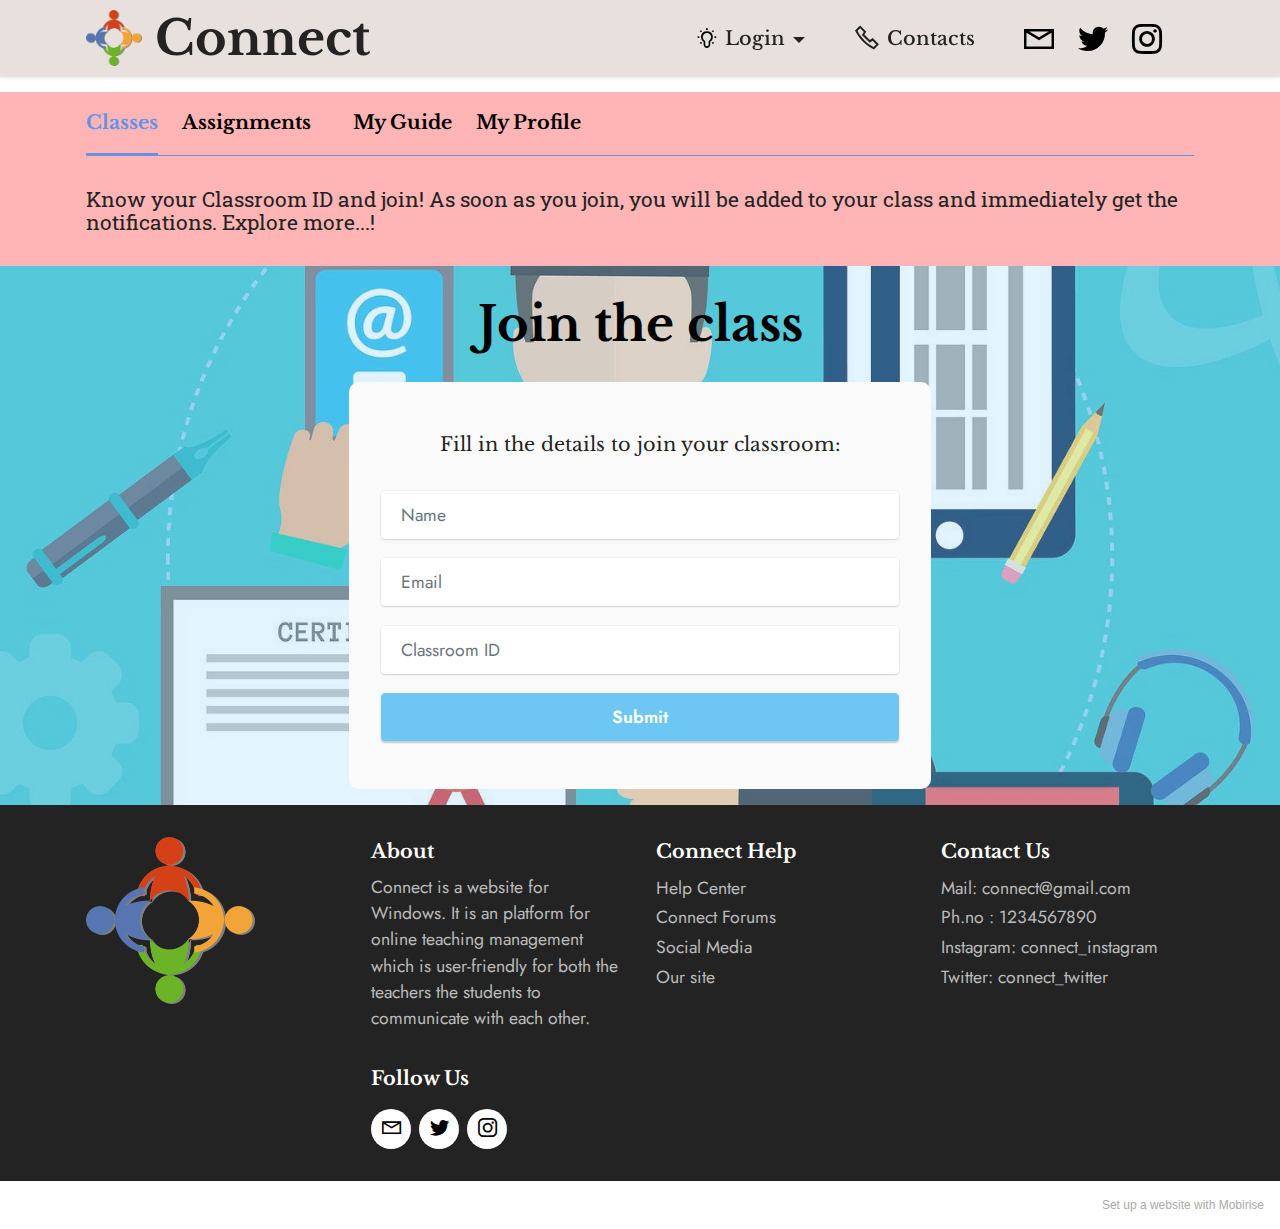
<file: Classrooms.html>
<!DOCTYPE html>
<html  >
<head>
  <!-- Site made with Mobirise Website Builder v5.3.0, https://mobirise.com -->
  <meta charset="UTF-8">
  <meta http-equiv="X-UA-Compatible" content="IE=edge">
  <meta name="generator" content="Mobirise v5.3.0, mobirise.com">
  <meta name="viewport" content="width=device-width, initial-scale=1, minimum-scale=1">
  <link rel="shortcut icon" href="assets/images/mbr-124x123.png" type="image/x-icon">
  <meta name="description" content="">
  
  
  <title>Classrooms</title>
  <link rel="stylesheet" href="assets/web/assets/mobirise-icons2/mobirise2.css">
  <link rel="stylesheet" href="assets/tether/tether.min.css">
  <link rel="stylesheet" href="assets/bootstrap/css/bootstrap.min.css">
  <link rel="stylesheet" href="assets/bootstrap/css/bootstrap-grid.min.css">
  <link rel="stylesheet" href="assets/bootstrap/css/bootstrap-reboot.min.css">
  <link rel="stylesheet" href="assets/formstyler/jquery.formstyler.css">
  <link rel="stylesheet" href="assets/formstyler/jquery.formstyler.theme.css">
  <link rel="stylesheet" href="assets/datepicker/jquery.datetimepicker.min.css">
  <link rel="stylesheet" href="assets/dropdown/css/style.css">
  <link rel="stylesheet" href="assets/socicon/css/styles.css">
  <link rel="stylesheet" href="assets/theme/css/style.css">
  <link rel="preload" as="style" href="assets/mobirise/css/mbr-additional.css"><link rel="stylesheet" href="assets/mobirise/css/mbr-additional.css" type="text/css">
  
  
  
  
</head>
<body>
  
  <section class="menu menu3 cid-stYJKLlqsp" once="menu" id="menu3-a">
    
    <nav class="navbar navbar-dropdown navbar-fixed-top navbar-expand-lg">
        <div class="container">
            <div class="navbar-brand">
                <span class="navbar-logo">
                    <a href="https://mobiri.se">
                        <img src="assets/images/mbr-124x123.png" alt="Mobirise" style="height: 3.5rem;">
                    </a>
                </span>
                <span class="navbar-caption-wrap"><a class="navbar-caption text-black display-2" href="https://mobiri.se">Connect</a></span>
            </div>
            <button class="navbar-toggler" type="button" data-toggle="collapse" data-target="#navbarSupportedContent" aria-controls="navbarNavAltMarkup" aria-expanded="false" aria-label="Toggle navigation">
                <div class="hamburger">
                    <span></span>
                    <span></span>
                    <span></span>
                    <span></span>
                </div>
            </button>
            <div class="collapse navbar-collapse" id="navbarSupportedContent">
                <ul class="navbar-nav nav-dropdown nav-right" data-app-modern-menu="true"><li class="nav-item dropdown"><a class="nav-link link dropdown-toggle text-black display-7" href="#" data-toggle="dropdown-submenu" aria-expanded="false"><span class="mobi-mbri mobi-mbri-idea mbr-iconfont mbr-iconfont-btn" style="font-size: 20px; color: rgb(0, 0, 0);"></span>Login</a><div class="dropdown-menu"><a class="dropdown-item text-black text-primary display-7" href="Classrooms.html">Join Classroom</a></div></li>
                    <li class="nav-item"><a class="nav-link link text-black text-primary display-7" href="tel:1234567890"><span class="mobi-mbri mobi-mbri-phone mbr-iconfont mbr-iconfont-btn"></span>Contacts</a>
                    </li></ul>
                <div class="icons-menu">
                    <a class="iconfont-wrapper" href="mailto:connect@gmail.com">
                        <span class="p-2 mbr-iconfont mobi-mbri-letter mobi-mbri" style="color: rgb(0, 0, 0); fill: rgb(0, 0, 0); font-size: 30px;"></span>
                    </a>
                    <a class="iconfont-wrapper" href="connect_twitter.com" target="_blank">
                        <span class="p-2 mbr-iconfont socicon-twitter socicon" style="color: rgb(0, 0, 0); fill: rgb(0, 0, 0); font-size: 30px;"></span>
                    </a>
                    <a class="iconfont-wrapper" href="connect_instagram.com" target="_blank">
                        <span class="p-2 mbr-iconfont socicon-instagram socicon" style="font-size: 30px; color: rgb(0, 0, 0); fill: rgb(0, 0, 0);"></span>
                    </a>
                    
                </div>
                
            </div>
        </div>
    </nav>
</section>

<section class="tabs content18 cid-stZ8q6Wp49" id="tabs1-c">

    

    
    <div class="container">
        
        <div class="row justify-content-center mt-4">
            <div class="col-12 col-md-12">
                <ul class="nav nav-tabs mb-4" role="tablist">
                    <li class="nav-item first mbr-fonts-style"><a class="nav-link mbr-fonts-style show active display-7" role="tab" data-toggle="tab" href="#tabs1-c_tab0" aria-selected="true"><strong>Classes</strong></a></li>
                    <li class="nav-item"><a class="nav-link mbr-fonts-style active display-7" role="tab" data-toggle="tab" href="#tabs1-c_tab1" aria-selected="true"><strong>Assignments</strong>&nbsp; &nbsp;</a></li>
                    <li class="nav-item"><a class="nav-link mbr-fonts-style active display-7" role="tab" data-toggle="tab" href="#tabs1-c_tab2" aria-selected="true"><strong>My Guide</strong></a></li>
                    <li class="nav-item"><a class="nav-link mbr-fonts-style active display-7" role="tab" data-toggle="tab" href="#tabs1-c_tab3" aria-selected="true"><strong>My Profile</strong>&nbsp;</a></li>
                    
                    
                </ul>
                <div class="tab-content">
                    <div id="tab1" class="tab-pane in active" role="tabpanel">
                        <div class="row">
                            <div class="col-md-12">
                                <p class="mbr-text mbr-fonts-style display-1">Know your Classroom ID and join! As soon as you join, you will be added to your class and immediately get the notifications. Explore more...!</p>
                            </div>
                        </div>
                    </div>
                    <div id="tab2" class="tab-pane" role="tabpanel">
                        <div class="row">
                            <div class="col-md-12">
                                <p class="mbr-text mbr-fonts-style display-1">Post and submit your assignments. All the submission details like your uploaded work, date and time, private comments etc. will seen by your teacher.</p>
                            </div>
                        </div>
                    </div>
                    <div id="tab3" class="tab-pane" role="tabpanel">
                        <div class="row">
                            <div class="col-md-12">
                                <p class="mbr-text mbr-fonts-style display-1">Here, you can check the Alert messages, Notifications sent by your teachers.&nbsp;</p>
                            </div>
                        </div>
                    </div>
                    <div id="tab4" class="tab-pane" role="tabpanel">
                        <div class="row">
                            <div class="col-md-12">
                                <p class="mbr-text mbr-fonts-style display-1">You can see your Login details, checked in-time and out-time every day. You also can check no. of classes attended per day and can analysis your daily work.</p>
                            </div>
                        </div>
                    </div>
                    
                    
                </div>
            </div>
        </div>
    </div>
</section>

<section class="form7 cid-stZiatyVoe" id="form7-i">
    
    <div class="mbr-overlay"></div>
    <div class="container">
        <div class="mbr-section-head">
            <h3 class="mbr-section-title mbr-fonts-style align-center mb-0 display-2"><strong>Join the class</strong></h3>
            
        </div>
        <div class="row justify-content-center mt-4">
            <div class="col-lg-8 mx-auto mbr-form" data-form-type="formoid">
                <form action="https://mobirise.eu/" method="POST" class="mbr-form form-with-styler mx-auto" data-form-title="Form Name"><input type="hidden" name="email" data-form-email="true" value="iWcO3MtJBYHMEPYvnw+ZEE2UMILJVIHk5G/Y5ZX/OhX3wmajGOWHQh+h9OCz2pEw15MpEaBnTN42FHCB5tB1BU0Xd4E+bB7Cllhp4YQpPRwSC46wfFzyQzSEXRd75qxr">
                    <p class="mbr-text mbr-fonts-style align-center mb-4 display-7">Fill in the details to join your classroom:</p>
                    <div class="row">
                        <div hidden="hidden" data-form-alert="" class="alert alert-success col-12">You are added to this classroom!</div>
                        <div hidden="hidden" data-form-alert-danger="" class="alert alert-danger col-12">Oops...! some
                            problem!</div>
                    </div>
                    <div class="dragArea row">
                        <div class="col-lg-12 col-md-12 col-sm-12 form-group" data-for="name">
                            <input type="text" name="name" placeholder="Name" data-form-field="name" class="form-control" value="" id="name-form7-i">
                        </div>
                        <div class="col-lg-12 col-md-12 col-sm-12 form-group" data-for="email">
                            <input type="email" name="email" placeholder="Email" data-form-field="email" class="form-control" value="" id="email-form7-i">
                        </div>
                        <div data-for="phone" class="col-lg-12 col-md-12 col-sm-12 form-group">
                            <input type="tel" name="phone" placeholder="Classroom ID" data-form-field="phone" class="form-control" value="" id="phone-form7-i">
                        </div>
                        <div class="col-auto mbr-section-btn align-center"><button type="submit" class="btn btn-primary display-4">Submit</button></div>
                    </div>
                </form>
            </div>
        </div>
    </div>
</section>

<section class="footer4 cid-stYKmk2B9c" once="footers" id="footer4-b">

    
    
    <div class="container">
        <div class="row mbr-white">
            <div class="col-6 col-lg-3">
                <div class="media-wrap col-md-8 col-12">
                    <a href="https://mobiri.se/">
                        <img src="assets/images/mbr-337x334.png" alt="Mobirise">
                    </a>
                </div>
            </div>
            <div class="col-12 col-md-6 col-lg-3">
                <h5 class="mbr-section-subtitle mbr-fonts-style mb-2 display-7">
                    <strong>About</strong>
                </h5>
                <p class="mbr-text mbr-fonts-style mb-4 display-4">Connect is a website for Windows. It is an platform for online teaching management which is user-friendly for both the teachers the students to communicate with each other.</p>
                <h5 class="mbr-section-subtitle mbr-fonts-style mb-3 display-7">
                    <strong>Follow Us</strong>
                </h5>
                <div class="social-row display-7">
                    <div class="soc-item">
                        <a href="mailto:connect@gmail.com">
                            <span class="mbr-iconfont mobi-mbri-letter mobi-mbri"></span>
                        </a>
                    </div>
                    <div class="soc-item">
                        <a href="connect_twitter.com" target="_blank">
                            <span class="mbr-iconfont socicon-twitter socicon"></span>
                        </a>
                    </div>
                    <div class="soc-item">
                        <a href="connect_instagram.com" target="_blank">
                            <span class="mbr-iconfont socicon-instagram socicon"></span>
                        </a>
                    </div>
                    
                </div>
            </div>
            <div class="col-12 col-md-6 col-lg-3">
                <h5 class="mbr-section-subtitle mbr-fonts-style mb-2 display-7"><strong>Connect Help</strong>
                </h5>
                <ul class="list mbr-fonts-style display-4">
                    <li class="mbr-text item-wrap">Help Center</li>
                    <li class="mbr-text item-wrap">Connect Forums</li><li class="mbr-text item-wrap">Social Media</li>
                    <li class="mbr-text item-wrap">Our site</li>
                </ul>
            </div>
            <div class="col-12 col-md-6 col-lg-3">
                <h5 class="mbr-section-subtitle mbr-fonts-style mb-2 display-7"><strong>Contact Us</strong></h5>
                <ul class="list mbr-fonts-style display-4">
                    <li class="mbr-text item-wrap">Mail: connect@gmail.com</li>
                    <li class="mbr-text item-wrap">Ph.no : 1234567890</li>
                    <li class="mbr-text item-wrap">Instagram: connect_instagram</li>
                    <li class="mbr-text item-wrap">Twitter: connect_twitter</li>
                </ul>
            </div>
            
        </div>
    </div>
</section><section style="background-color: #fff; font-family: -apple-system, BlinkMacSystemFont, 'Segoe UI', 'Roboto', 'Helvetica Neue', Arial, sans-serif; color:#aaa; font-size:12px; padding: 0; align-items: center; display: flex;"><a href="https://mobirise.site/x" style="flex: 1 1; height: 3rem; padding-left: 1rem;"></a><p style="flex: 0 0 auto; margin:0; padding-right:1rem;">Set up a <a href="https://mobirise.site/y" style="color:#aaa;">website</a> with Mobirise</p></section><script src="assets/web/assets/jquery/jquery.min.js"></script>  <script src="assets/popper/popper.min.js"></script>  <script src="assets/tether/tether.min.js"></script>  <script src="assets/bootstrap/js/bootstrap.min.js"></script>  <script src="assets/smoothscroll/smooth-scroll.js"></script>  <script src="assets/mbr-tabs/mbr-tabs.js"></script>  <script src="assets/formstyler/jquery.formstyler.js"></script>  <script src="assets/formstyler/jquery.formstyler.min.js"></script>  <script src="assets/datepicker/jquery.datetimepicker.full.js"></script>  <script src="assets/dropdown/js/nav-dropdown.js"></script>  <script src="assets/dropdown/js/navbar-dropdown.js"></script>  <script src="assets/touchswipe/jquery.touch-swipe.min.js"></script>  <script src="assets/theme/js/script.js"></script>  <script src="assets/formoid/formoid.min.js"></script>  
  
  
</body>
</html>
</file>
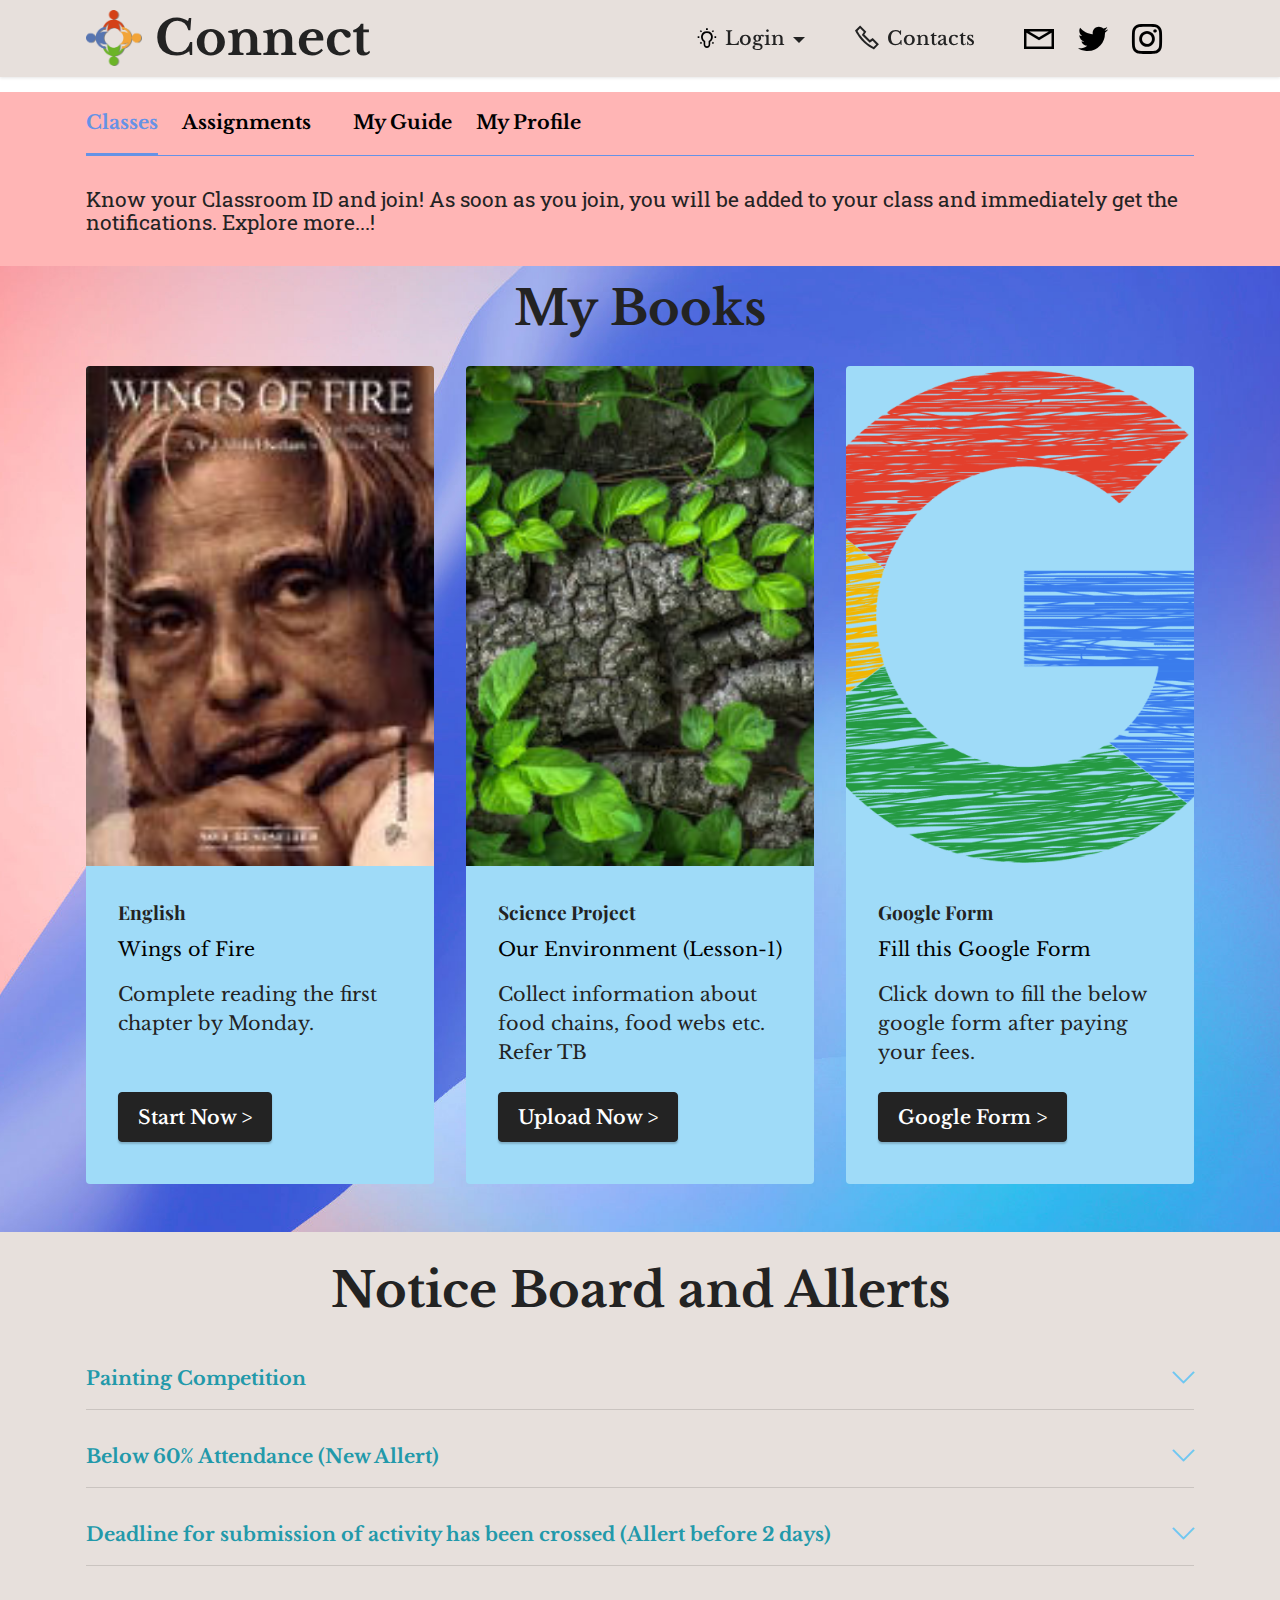
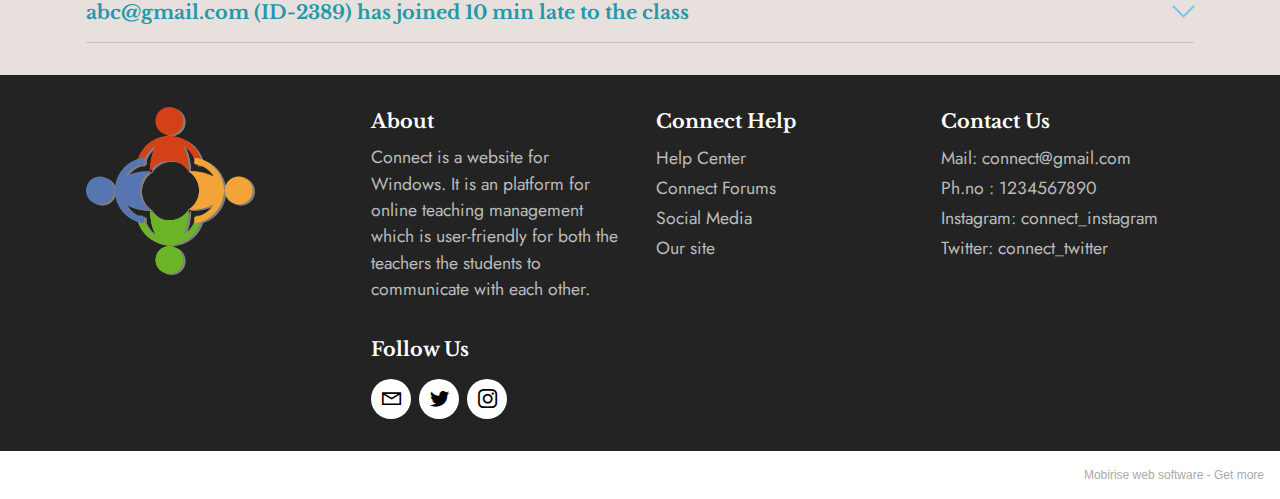
<file: My Guide.html>
<!DOCTYPE html>
<html  >
<head>
  <!-- Site made with Mobirise Website Builder v5.3.0, https://mobirise.com -->
  <meta charset="UTF-8">
  <meta http-equiv="X-UA-Compatible" content="IE=edge">
  <meta name="generator" content="Mobirise v5.3.0, mobirise.com">
  <meta name="viewport" content="width=device-width, initial-scale=1, minimum-scale=1">
  <link rel="shortcut icon" href="assets/images/mbr-124x123.png" type="image/x-icon">
  <meta name="description" content="">
  
  
  <title>My Guide</title>
  <link rel="stylesheet" href="assets/web/assets/mobirise-icons2/mobirise2.css">
  <link rel="stylesheet" href="assets/web/assets/mobirise-icons/mobirise-icons.css">
  <link rel="stylesheet" href="assets/tether/tether.min.css">
  <link rel="stylesheet" href="assets/bootstrap/css/bootstrap.min.css">
  <link rel="stylesheet" href="assets/bootstrap/css/bootstrap-grid.min.css">
  <link rel="stylesheet" href="assets/bootstrap/css/bootstrap-reboot.min.css">
  <link rel="stylesheet" href="assets/dropdown/css/style.css">
  <link rel="stylesheet" href="assets/socicon/css/styles.css">
  <link rel="stylesheet" href="assets/theme/css/style.css">
  <link rel="preload" as="style" href="assets/mobirise/css/mbr-additional.css"><link rel="stylesheet" href="assets/mobirise/css/mbr-additional.css" type="text/css">
  
  
  
  
</head>
<body>
  
  <section class="menu menu3 cid-su3GxqFNnV" once="menu" id="menu3-11">
    
    <nav class="navbar navbar-dropdown navbar-fixed-top navbar-expand-lg">
        <div class="container">
            <div class="navbar-brand">
                <span class="navbar-logo">
                    <a href="https://mobiri.se">
                        <img src="assets/images/mbr-124x123.png" alt="Mobirise" style="height: 3.5rem;">
                    </a>
                </span>
                <span class="navbar-caption-wrap"><a class="navbar-caption text-black display-2" href="https://mobiri.se">Connect</a></span>
            </div>
            <button class="navbar-toggler" type="button" data-toggle="collapse" data-target="#navbarSupportedContent" aria-controls="navbarNavAltMarkup" aria-expanded="false" aria-label="Toggle navigation">
                <div class="hamburger">
                    <span></span>
                    <span></span>
                    <span></span>
                    <span></span>
                </div>
            </button>
            <div class="collapse navbar-collapse" id="navbarSupportedContent">
                <ul class="navbar-nav nav-dropdown nav-right" data-app-modern-menu="true"><li class="nav-item dropdown"><a class="nav-link link dropdown-toggle text-black display-7" href="#" data-toggle="dropdown-submenu" aria-expanded="false"><span class="mobi-mbri mobi-mbri-idea mbr-iconfont mbr-iconfont-btn" style="font-size: 20px; color: rgb(0, 0, 0);"></span>Login</a><div class="dropdown-menu"><a class="dropdown-item text-black text-primary display-7" href="Classrooms.html">Join Classroom</a></div></li>
                    <li class="nav-item"><a class="nav-link link text-black text-primary display-7" href="tel:1234567890"><span class="mobi-mbri mobi-mbri-phone mbr-iconfont mbr-iconfont-btn"></span>Contacts</a>
                    </li></ul>
                <div class="icons-menu">
                    <a class="iconfont-wrapper" href="mailto:connect@gmail.com">
                        <span class="p-2 mbr-iconfont mobi-mbri-letter mobi-mbri" style="color: rgb(0, 0, 0); fill: rgb(0, 0, 0); font-size: 30px;"></span>
                    </a>
                    <a class="iconfont-wrapper" href="connect_twitter.com" target="_blank">
                        <span class="p-2 mbr-iconfont socicon-twitter socicon" style="color: rgb(0, 0, 0); fill: rgb(0, 0, 0); font-size: 30px;"></span>
                    </a>
                    <a class="iconfont-wrapper" href="connect_instagram.com" target="_blank">
                        <span class="p-2 mbr-iconfont socicon-instagram socicon" style="font-size: 30px; color: rgb(0, 0, 0); fill: rgb(0, 0, 0);"></span>
                    </a>
                    
                </div>
                
            </div>
        </div>
    </nav>
</section>

<section class="tabs content18 cid-su3GxoGhGc" id="tabs1-z">

    

    
    <div class="container">
        
        <div class="row justify-content-center mt-4">
            <div class="col-12 col-md-12">
                <ul class="nav nav-tabs mb-4" role="tablist">
                    <li class="nav-item first mbr-fonts-style"><a class="nav-link mbr-fonts-style show active display-7" role="tab" data-toggle="tab" href="#tabs1-c_tab0" aria-selected="true"><strong>Classes</strong></a></li>
                    <li class="nav-item"><a class="nav-link mbr-fonts-style active display-7" role="tab" data-toggle="tab" href="#tabs1-c_tab1" aria-selected="true"><strong>Assignments</strong>&nbsp; &nbsp;</a></li>
                    <li class="nav-item"><a class="nav-link mbr-fonts-style active display-7" role="tab" data-toggle="tab" href="#tabs1-z_tab2" aria-selected="true"><strong>My Guide</strong></a></li>
                    <li class="nav-item"><a class="nav-link mbr-fonts-style active display-7" role="tab" data-toggle="tab" href="#tabs1-z_tab3" aria-selected="true"><strong>My Profile</strong>&nbsp;</a></li>
                    
                    
                </ul>
                <div class="tab-content">
                    <div id="tab1" class="tab-pane in active" role="tabpanel">
                        <div class="row">
                            <div class="col-md-12">
                                <p class="mbr-text mbr-fonts-style display-1">Know your Classroom ID and join! As soon as you join, you will be added to your class and immediately get the notifications. Explore more...!</p>
                            </div>
                        </div>
                    </div>
                    <div id="tab2" class="tab-pane" role="tabpanel">
                        <div class="row">
                            <div class="col-md-12">
                                <p class="mbr-text mbr-fonts-style display-1">Post and submit your assignments. All the submission details like your uploaded work, date and time, private comments etc. will seen by your teacher.</p>
                            </div>
                        </div>
                    </div>
                    <div id="tab3" class="tab-pane" role="tabpanel">
                        <div class="row">
                            <div class="col-md-12">
                                <p class="mbr-text mbr-fonts-style display-1">Here, you can check the Alert messages, Notifications sent by your teachers.&nbsp;</p>
                            </div>
                        </div>
                    </div>
                    <div id="tab4" class="tab-pane" role="tabpanel">
                        <div class="row">
                            <div class="col-md-12">
                                <p class="mbr-text mbr-fonts-style display-1">You can see your Login details, checked in-time and out-time every day. You also can check no. of classes attended per day and can analysis your daily work.</p>
                            </div>
                        </div>
                    </div>
                    
                    
                </div>
            </div>
        </div>
    </div>
</section>

<section class="features4 cid-su3SvNuwxG" id="features4-19">
    
    <div class="mbr-overlay"></div>
    <div class="container">
        <div class="mbr-section-head">
            <h4 class="mbr-section-title mbr-fonts-style align-center mb-0 display-2"><strong>My Books</strong></h4>
            
        </div>
        <div class="row mt-4">
            <div class="item features-image сol-12 col-md-6 col-lg-4">
                <div class="item-wrapper">
                    <div class="item-img">
                        <img src="assets/images/download-128x195.jpg" alt="" title="">
                    </div>
                    <div class="item-content">
                        <h5 class="item-title mbr-fonts-style display-5"><strong>English</strong></h5>
                        <h6 class="item-subtitle mbr-fonts-style mt-1 display-7">Wings of Fire</h6>
                        <p class="mbr-text mbr-fonts-style mt-3 display-7">Complete reading the first chapter by Monday.</p>
                    </div>
                    <div class="mbr-section-btn item-footer mt-2"><a href="https://en.wikipedia.org/wiki/Wings_of_Fire" class="btn item-btn btn-black display-7" target="_blank">Start Now
                            &gt;</a></div>
                </div>
            </div>
            <div class="item features-image сol-12 col-md-6 col-lg-4">
                <div class="item-wrapper">
                    <div class="item-img">
                        <img src="assets/images/mbr-696x232.jpg" alt="" title="">
                    </div>
                    <div class="item-content">
                        <h5 class="item-title mbr-fonts-style display-5"><strong>Science Project</strong></h5>
                        <h6 class="item-subtitle mbr-fonts-style mt-1 display-7">Our Environment (Lesson-1)</h6>
                        <p class="mbr-text mbr-fonts-style mt-3 display-7">Collect information about food chains, food webs etc.<br>Refer TB</p>
                    </div>
                    <div class="mbr-section-btn item-footer mt-2"><a href="Assignments.html" class="btn item-btn btn-black display-7" target="_blank">Upload Now
                            &gt;</a></div>
                </div>
            </div>
            <div class="item features-image сol-12 col-md-6 col-lg-4">
                <div class="item-wrapper">
                    <div class="item-img">
                        <img src="assets/images/mbr-1-696x696.png" alt="" title="">
                    </div>
                    <div class="item-content">
                        <h5 class="item-title mbr-fonts-style display-5"><strong>Google Form</strong></h5>
                        <h6 class="item-subtitle mbr-fonts-style mt-1 display-7">Fill this Google Form</h6>
                        <p class="mbr-text mbr-fonts-style mt-3 display-7">Click down to fill the below google form after paying your fees.</p>
                    </div>
                    <div class="mbr-section-btn item-footer mt-2"><a href="https://docs.google.com/forms/d/e/1FAIpQLSdFbTY7OG5dmv2ucmDJv6xhBRiR1PYQdhsm5knRNErqxuN-iA/closedform" class="btn item-btn btn-black display-7" target="_blank">Google Form &gt;</a></div>
                </div>
            </div>

        </div>
    </div>
</section>

<section class="content17 cid-su3SCVcOe1" id="content17-1a">

    

    
    
    <div class="container">
        
            <div class="row justify-content-center">
                <div class="col-12 col-md-12">
                    <div class="section-head align-center mb-4">
                        <h3 class="mbr-section-title mb-0 mbr-fonts-style display-2"><strong>Notice Board and Allerts</strong></h3>
                        
                    </div>
                    
                    <div id="bootstrap-toggle" class="toggle-panel accordionStyles tab-content">
                        <div class="card mb-3">
                            <div class="card-header" role="tab" id="headingOne">
                                <a role="button" class="collapsed panel-title text-black" data-toggle="collapse" data-core="" href="#collapse1_16" aria-expanded="false" aria-controls="collapse1">
                                    <h6 class="panel-title-edit mbr-fonts-style mb-0 display-7"><strong>Painting Competition</strong></h6>
                                    <span class="sign mbr-iconfont mbri-arrow-down"></span>
                                </a>
                            </div>
                            <div id="collapse1_16" class="panel-collapse noScroll collapse" role="tabpanel" aria-labelledby="headingOne">
                                <div class="panel-body">
                                    <p class="mbr-fonts-style panel-text display-7">Proline's Painting Competition is going to be held on 15-04-2021 in the school premises from 2:00 to 3:00 p.m. Intrested students can roll their names by 10-04-2012 with their class teachers.</p>
                                </div>
                            </div>
                        </div>
                        <div class="card mb-3">
                            <div class="card-header" role="tab" id="headingTwo">
                                <a role="button" class="collapsed panel-title text-black" data-toggle="collapse" data-core="" href="#collapse2_16" aria-expanded="false" aria-controls="collapse2">
                                    <h6 class="panel-title-edit mbr-fonts-style mb-0 display-7"><strong>Below 60% Attendance (New Allert)</strong>&nbsp; &nbsp; &nbsp; &nbsp; &nbsp; &nbsp; &nbsp; &nbsp; &nbsp; &nbsp; &nbsp; &nbsp; &nbsp; &nbsp; &nbsp; &nbsp; &nbsp;</h6>
                                    <span class="sign mbr-iconfont mbri-arrow-down"></span>
                                </a>

                            </div>
                            <div id="collapse2_16" class="panel-collapse noScroll collapse" role="tabpanel" aria-labelledby="headingTwo">
                                <div class="panel-body">
                                    <p class="mbr-fonts-style panel-text display-7">Your child has below 60% attendance in the last 2 months of the online classes. Kindly request parents to look after this.</p>
                                </div>
                            </div>
                        </div>
                        <div class="card mb-3">
                            <div class="card-header" role="tab" id="headingThree">
                                <a role="button" class="collapsed panel-title text-black" data-toggle="collapse" data-core="" href="#collapse3_16" aria-expanded="false" aria-controls="collapse3">
                                    <h6 class="panel-title-edit mbr-fonts-style mb-0 display-7"><strong>Deadline for submission of activity has been crossed (Allert before 2 days)</strong><br></h6>
                                    <span class="sign mbr-iconfont mbri-arrow-down"></span>
                                </a>
                            </div>
                            <div id="collapse3_16" class="panel-collapse noScroll collapse" role="tabpanel" aria-labelledby="headingThree">
                                <div class="panel-body">
                                    <p class="mbr-fonts-style panel-text display-7">Your deadline for submission of Science Activity has been crossed. You can no more submit this assignment.</p>
                                </div>
                            </div>
                        </div>
                        <div class="card mb-3">
                            <div class="card-header" role="tab" id="headingThree">
                                <a role="button" class="collapsed panel-title text-black" data-toggle="collapse" data-core="" href="#collapse4_16" aria-expanded="false" aria-controls="collapse4">
                                    <h6 class="panel-title-edit mbr-fonts-style mb-0 display-7"><strong>abc@gmail.com (ID-2389) has joined 10 min late to the class</strong>&nbsp; &nbsp; &nbsp; &nbsp; &nbsp; &nbsp; &nbsp; &nbsp; &nbsp; &nbsp; &nbsp; &nbsp; &nbsp; &nbsp; &nbsp; &nbsp; &nbsp;</h6>
                                    <span class="sign mbr-iconfont mbri-arrow-down"></span>
                                </a>
                            </div>
                            <div id="collapse4_16" class="panel-collapse noScroll collapse" role="tabpanel" aria-labelledby="headingThree">
                                <div class="panel-body">
                                    <p class="mbr-fonts-style panel-text display-7">Your attendance will not be marked if you join late for more than 7 min. It will even not be marked if you leave the meeting before completing 40 min.</p>
                                </div>
                            </div>
                        </div>
                        
                        
                    </div>
                </div>
            </div>
        </div>
</section>

<section class="footer4 cid-su3GxrJabN" once="footers" id="footer4-12">

    
    
    <div class="container">
        <div class="row mbr-white">
            <div class="col-6 col-lg-3">
                <div class="media-wrap col-md-8 col-12">
                    <a href="https://mobiri.se/">
                        <img src="assets/images/mbr-337x334.png" alt="Mobirise">
                    </a>
                </div>
            </div>
            <div class="col-12 col-md-6 col-lg-3">
                <h5 class="mbr-section-subtitle mbr-fonts-style mb-2 display-7">
                    <strong>About</strong>
                </h5>
                <p class="mbr-text mbr-fonts-style mb-4 display-4">Connect is a website for Windows. It is an platform for online teaching management which is user-friendly for both the teachers the students to communicate with each other.</p>
                <h5 class="mbr-section-subtitle mbr-fonts-style mb-3 display-7">
                    <strong>Follow Us</strong>
                </h5>
                <div class="social-row display-7">
                    <div class="soc-item">
                        <a href="mailto:connect@gmail.com">
                            <span class="mbr-iconfont mobi-mbri-letter mobi-mbri"></span>
                        </a>
                    </div>
                    <div class="soc-item">
                        <a href="connect_twitter.com" target="_blank">
                            <span class="mbr-iconfont socicon-twitter socicon"></span>
                        </a>
                    </div>
                    <div class="soc-item">
                        <a href="connect_instagram.com" target="_blank">
                            <span class="mbr-iconfont socicon-instagram socicon"></span>
                        </a>
                    </div>
                    
                </div>
            </div>
            <div class="col-12 col-md-6 col-lg-3">
                <h5 class="mbr-section-subtitle mbr-fonts-style mb-2 display-7"><strong>Connect Help</strong>
                </h5>
                <ul class="list mbr-fonts-style display-4">
                    <li class="mbr-text item-wrap">Help Center</li>
                    <li class="mbr-text item-wrap">Connect Forums</li><li class="mbr-text item-wrap">Social Media</li>
                    <li class="mbr-text item-wrap">Our site</li>
                </ul>
            </div>
            <div class="col-12 col-md-6 col-lg-3">
                <h5 class="mbr-section-subtitle mbr-fonts-style mb-2 display-7"><strong>Contact Us</strong></h5>
                <ul class="list mbr-fonts-style display-4">
                    <li class="mbr-text item-wrap">Mail: connect@gmail.com</li>
                    <li class="mbr-text item-wrap">Ph.no : 1234567890</li>
                    <li class="mbr-text item-wrap">Instagram: connect_instagram</li>
                    <li class="mbr-text item-wrap">Twitter: connect_twitter</li>
                </ul>
            </div>
            
        </div>
    </div>
</section><section style="background-color: #fff; font-family: -apple-system, BlinkMacSystemFont, 'Segoe UI', 'Roboto', 'Helvetica Neue', Arial, sans-serif; color:#aaa; font-size:12px; padding: 0; align-items: center; display: flex;"><a href="https://mobirise.site/b" style="flex: 1 1; height: 3rem; padding-left: 1rem;"></a><p style="flex: 0 0 auto; margin:0; padding-right:1rem;">Mobirise web software - <a href="https://mobirise.site/o" style="color:#aaa;">Get more</a></p></section><script src="assets/web/assets/jquery/jquery.min.js"></script>  <script src="assets/popper/popper.min.js"></script>  <script src="assets/tether/tether.min.js"></script>  <script src="assets/bootstrap/js/bootstrap.min.js"></script>  <script src="assets/smoothscroll/smooth-scroll.js"></script>  <script src="assets/mbr-tabs/mbr-tabs.js"></script>  <script src="assets/mbr-switch-arrow/mbr-switch-arrow.js"></script>  <script src="assets/dropdown/js/nav-dropdown.js"></script>  <script src="assets/dropdown/js/navbar-dropdown.js"></script>  <script src="assets/touchswipe/jquery.touch-swipe.min.js"></script>  <script src="assets/theme/js/script.js"></script>  
  
  
</body>
</html>
</file>
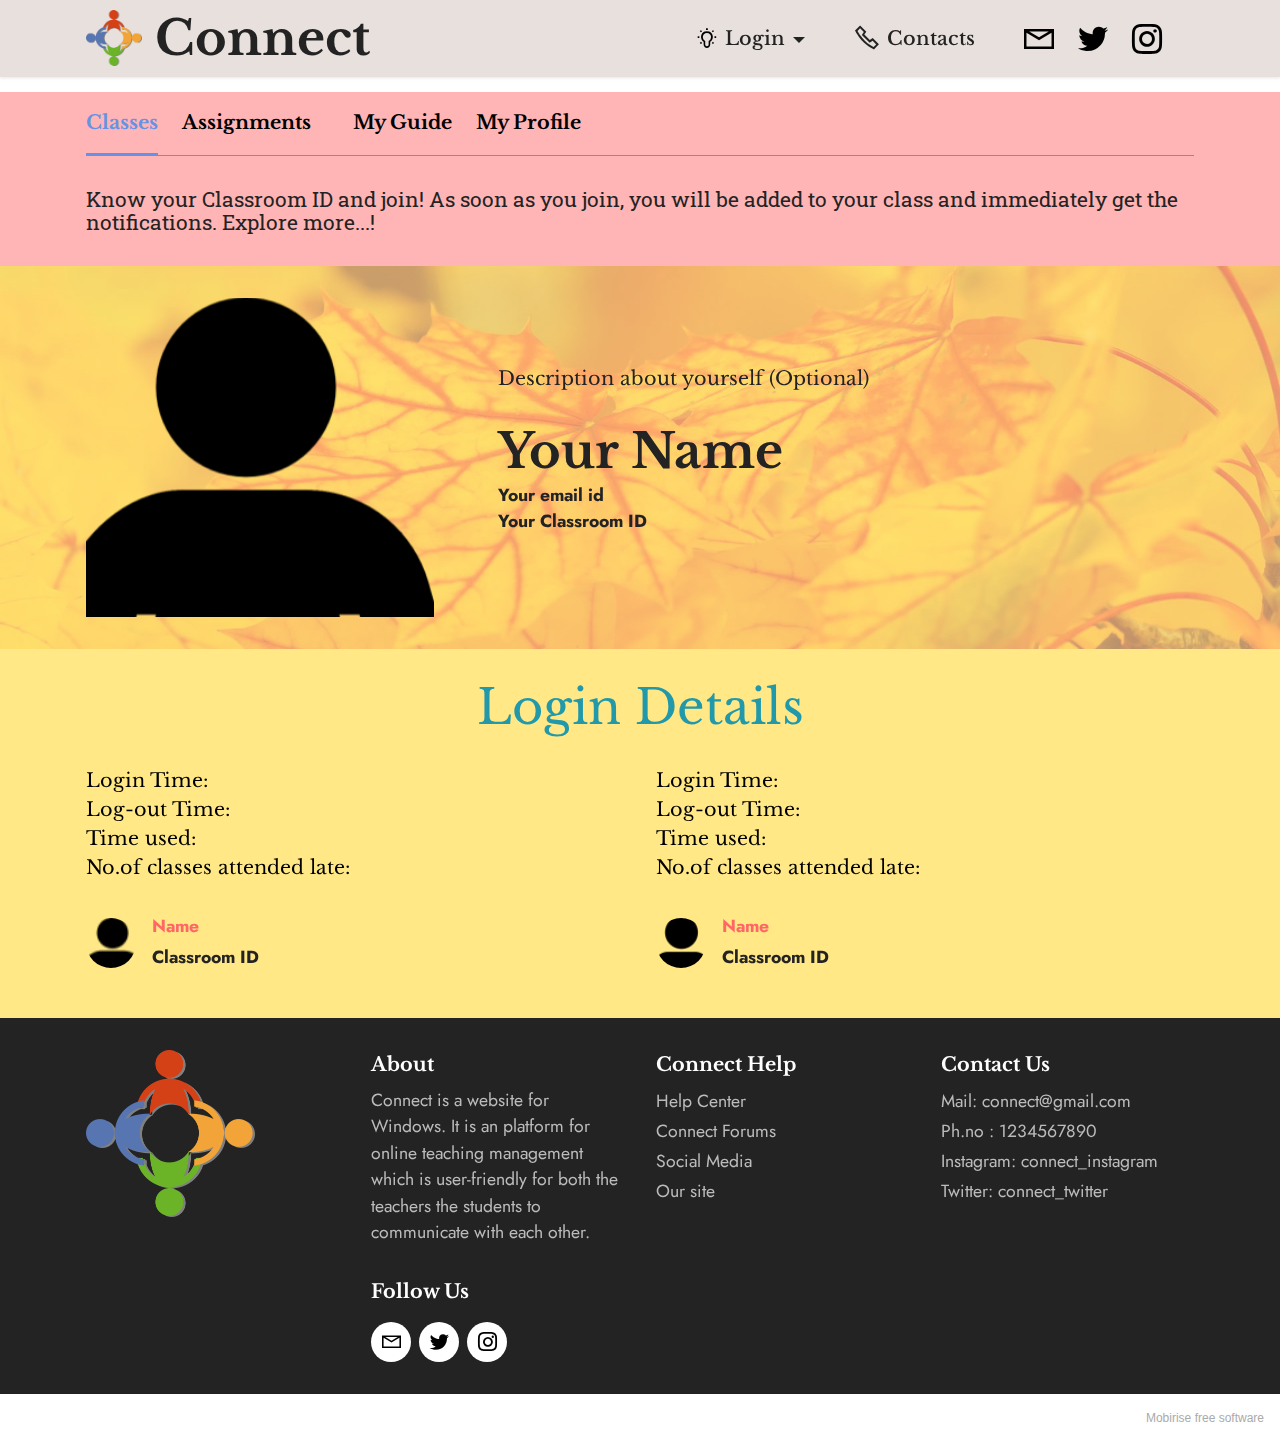
<file: My Profile.html>
<!DOCTYPE html>
<html  >
<head>
  <!-- Site made with Mobirise Website Builder v5.3.0, https://mobirise.com -->
  <meta charset="UTF-8">
  <meta http-equiv="X-UA-Compatible" content="IE=edge">
  <meta name="generator" content="Mobirise v5.3.0, mobirise.com">
  <meta name="viewport" content="width=device-width, initial-scale=1, minimum-scale=1">
  <link rel="shortcut icon" href="assets/images/mbr-124x123.png" type="image/x-icon">
  <meta name="description" content="">
  
  
  <title>My Profile</title>
  <link rel="stylesheet" href="assets/web/assets/mobirise-icons2/mobirise2.css">
  <link rel="stylesheet" href="assets/tether/tether.min.css">
  <link rel="stylesheet" href="assets/bootstrap/css/bootstrap.min.css">
  <link rel="stylesheet" href="assets/bootstrap/css/bootstrap-grid.min.css">
  <link rel="stylesheet" href="assets/bootstrap/css/bootstrap-reboot.min.css">
  <link rel="stylesheet" href="assets/dropdown/css/style.css">
  <link rel="stylesheet" href="assets/socicon/css/styles.css">
  <link rel="stylesheet" href="assets/theme/css/style.css">
  <link rel="preload" as="style" href="assets/mobirise/css/mbr-additional.css"><link rel="stylesheet" href="assets/mobirise/css/mbr-additional.css" type="text/css">
  
  
  
  
</head>
<body>
  
  <section class="menu menu3 cid-su3GAfhHzb" once="menu" id="menu3-15">
    
    <nav class="navbar navbar-dropdown navbar-fixed-top navbar-expand-lg">
        <div class="container">
            <div class="navbar-brand">
                <span class="navbar-logo">
                    <a href="https://mobiri.se">
                        <img src="assets/images/mbr-124x123.png" alt="Mobirise" style="height: 3.5rem;">
                    </a>
                </span>
                <span class="navbar-caption-wrap"><a class="navbar-caption text-black display-2" href="https://mobiri.se">Connect</a></span>
            </div>
            <button class="navbar-toggler" type="button" data-toggle="collapse" data-target="#navbarSupportedContent" aria-controls="navbarNavAltMarkup" aria-expanded="false" aria-label="Toggle navigation">
                <div class="hamburger">
                    <span></span>
                    <span></span>
                    <span></span>
                    <span></span>
                </div>
            </button>
            <div class="collapse navbar-collapse" id="navbarSupportedContent">
                <ul class="navbar-nav nav-dropdown nav-right" data-app-modern-menu="true"><li class="nav-item dropdown"><a class="nav-link link dropdown-toggle text-black display-7" href="#" data-toggle="dropdown-submenu" aria-expanded="false"><span class="mobi-mbri mobi-mbri-idea mbr-iconfont mbr-iconfont-btn" style="font-size: 20px; color: rgb(0, 0, 0);"></span>Login</a><div class="dropdown-menu"><a class="dropdown-item text-black text-primary display-7" href="Classrooms.html">Join Classroom</a></div></li>
                    <li class="nav-item"><a class="nav-link link text-black text-primary display-7" href="tel:1234567890"><span class="mobi-mbri mobi-mbri-phone mbr-iconfont mbr-iconfont-btn"></span>Contacts</a>
                    </li></ul>
                <div class="icons-menu">
                    <a class="iconfont-wrapper" href="mailto:connect@gmail.com">
                        <span class="p-2 mbr-iconfont mobi-mbri-letter mobi-mbri" style="color: rgb(0, 0, 0); fill: rgb(0, 0, 0); font-size: 30px;"></span>
                    </a>
                    <a class="iconfont-wrapper" href="connect_twitter.com" target="_blank">
                        <span class="p-2 mbr-iconfont socicon-twitter socicon" style="color: rgb(0, 0, 0); fill: rgb(0, 0, 0); font-size: 30px;"></span>
                    </a>
                    <a class="iconfont-wrapper" href="connect_instagram.com" target="_blank">
                        <span class="p-2 mbr-iconfont socicon-instagram socicon" style="font-size: 30px; color: rgb(0, 0, 0); fill: rgb(0, 0, 0);"></span>
                    </a>
                    
                </div>
                
            </div>
        </div>
    </nav>
</section>

<section class="tabs content18 cid-su3GAdRxwO" id="tabs1-13">

    

    
    <div class="container">
        
        <div class="row justify-content-center mt-4">
            <div class="col-12 col-md-12">
                <ul class="nav nav-tabs mb-4" role="tablist">
                    <li class="nav-item first mbr-fonts-style"><a class="nav-link mbr-fonts-style show active display-7" role="tab" data-toggle="tab" href="#tabs1-13_tab0" aria-selected="true"><strong>Classes</strong></a></li>
                    <li class="nav-item"><a class="nav-link mbr-fonts-style active display-7" role="tab" data-toggle="tab" href="#tabs1-13_tab1" aria-selected="true"><strong>Assignments</strong>&nbsp; &nbsp;</a></li>
                    <li class="nav-item"><a class="nav-link mbr-fonts-style active display-7" role="tab" data-toggle="tab" href="#tabs1-13_tab2" aria-selected="true"><strong>My Guide</strong></a></li>
                    <li class="nav-item"><a class="nav-link mbr-fonts-style active display-7" role="tab" data-toggle="tab" href="#tabs1-13_tab3" aria-selected="true"><strong>My Profile</strong>&nbsp;</a></li>
                    
                    
                </ul>
                <div class="tab-content">
                    <div id="tab1" class="tab-pane in active" role="tabpanel">
                        <div class="row">
                            <div class="col-md-12">
                                <p class="mbr-text mbr-fonts-style display-1">Know your Classroom ID and join! As soon as you join, you will be added to your class and immediately get the notifications. Explore more...!</p>
                            </div>
                        </div>
                    </div>
                    <div id="tab2" class="tab-pane" role="tabpanel">
                        <div class="row">
                            <div class="col-md-12">
                                <p class="mbr-text mbr-fonts-style display-1">Post and submit your assignments. All the submission details like your uploaded work, date and time, private comments etc. will seen by your teacher.</p>
                            </div>
                        </div>
                    </div>
                    <div id="tab3" class="tab-pane" role="tabpanel">
                        <div class="row">
                            <div class="col-md-12">
                                <p class="mbr-text mbr-fonts-style display-1">Here, you can check the Alert messages, Notifications sent by your teachers.&nbsp;</p>
                            </div>
                        </div>
                    </div>
                    <div id="tab4" class="tab-pane" role="tabpanel">
                        <div class="row">
                            <div class="col-md-12">
                                <p class="mbr-text mbr-fonts-style display-1">You can see your Login details, checked in-time and out-time every day. You also can check no. of classes attended per day and can analysis your daily work.</p>
                            </div>
                        </div>
                    </div>
                    
                    
                </div>
            </div>
        </div>
    </div>
</section>

<section class="testimonials1 cid-su3KXuRMA6 mbr-parallax-background" id="testimonials1-17">
    

    <div class="mbr-overlay" style="opacity: 0.6; background-color: rgb(255, 240, 176);">
    </div>
    <div class="container">
        
        <div class="row align-items-center">
            <div class="col-12 col-md-4">
                <div class="image-wrapper">
                    <img src="assets/images/mbr-696x813.png" alt="Mobirise">
                </div>
            </div>
            <div class="col-12 col-md">
                <div class="text-wrapper">
                    <p class="mbr-text mbr-fonts-style mb-4 display-7">Description about yourself (Optional)</p>
                    <p class="name mbr-fonts-style mb-1 display-2"><strong>Your Name</strong></p>
                    <p class="position mbr-fonts-style display-4"><strong>Your email id</strong><br><strong>Your Classroom ID</strong></p>
                </div>
            </div>
        </div>
    </div>
</section>

<section class="testimonials2 cid-su3Lqz5iZi" id="testimonials2-18">
    
    
    <div class="container">
        <h3 class="mbr-section-title mbr-fonts-style align-center mb-4 display-2">Login Details</h3>
        <div class="row justify-content-center">
            <div class="card col-12 col-md-6">
                <p class="mbr-text mbr-fonts-style mb-4 display-7">Login Time:<br>Log-out Time:<br>Time used:<br>No.of classes attended late:</p>
                <div class="d-flex mb-md-0 mb-4">
                    <div class="image-wrapper">
                        <img src="assets/images/mbr-100x117.png" alt="Mobirise">
                    </div>
                    <div class="text-wrapper">
                        <p class="name mbr-fonts-style mb-1 display-4"><strong>Name</strong>&nbsp; &nbsp; &nbsp; &nbsp; &nbsp; &nbsp; &nbsp; &nbsp; &nbsp; &nbsp; &nbsp; &nbsp; &nbsp;</p>
                        <p class="position mbr-fonts-style display-4">
                            <strong>Classroom ID</strong></p>
                    </div>
                </div>
            </div>
            <div class="card col-12 col-md-6">
                <p class="mbr-text mbr-fonts-style mb-4 display-7">Login Time:
<br>Log-out Time:
<br>Time used:
<br>No.of classes attended late:</p>
                <div class="d-flex mb-md-0 mb-4">
                    <div class="image-wrapper">
                        <img src="assets/images/mbr-100x200.png" alt="Mobirise">
                    </div>
                    <div class="text-wrapper">
                        <p class="name mbr-fonts-style mb-1 display-4"><strong>Name</strong>&nbsp; &nbsp; &nbsp; &nbsp; &nbsp; &nbsp; &nbsp; &nbsp; &nbsp; &nbsp; &nbsp; &nbsp; &nbsp;</p>
                        <p class="position mbr-fonts-style display-4">
                            <strong>Classroom ID</strong></p>
                    </div>
                </div>
            </div>
        </div>
    </div>
</section>

<section class="footer4 cid-su3GAguDyE" once="footers" id="footer4-16">

    
    
    <div class="container">
        <div class="row mbr-white">
            <div class="col-6 col-lg-3">
                <div class="media-wrap col-md-8 col-12">
                    <a href="https://mobiri.se/">
                        <img src="assets/images/mbr-337x334.png" alt="Mobirise">
                    </a>
                </div>
            </div>
            <div class="col-12 col-md-6 col-lg-3">
                <h5 class="mbr-section-subtitle mbr-fonts-style mb-2 display-7">
                    <strong>About</strong>
                </h5>
                <p class="mbr-text mbr-fonts-style mb-4 display-4">Connect is a website for Windows. It is an platform for online teaching management which is user-friendly for both the teachers the students to communicate with each other.</p>
                <h5 class="mbr-section-subtitle mbr-fonts-style mb-3 display-7">
                    <strong>Follow Us</strong>
                </h5>
                <div class="social-row display-7">
                    <div class="soc-item">
                        <a href="mailto:connect@gmail.com">
                            <span class="mbr-iconfont mobi-mbri-letter mobi-mbri"></span>
                        </a>
                    </div>
                    <div class="soc-item">
                        <a href="connect_twitter.com" target="_blank">
                            <span class="mbr-iconfont socicon-twitter socicon"></span>
                        </a>
                    </div>
                    <div class="soc-item">
                        <a href="connect_instagram.com" target="_blank">
                            <span class="mbr-iconfont socicon-instagram socicon"></span>
                        </a>
                    </div>
                    
                </div>
            </div>
            <div class="col-12 col-md-6 col-lg-3">
                <h5 class="mbr-section-subtitle mbr-fonts-style mb-2 display-7"><strong>Connect Help</strong>
                </h5>
                <ul class="list mbr-fonts-style display-4">
                    <li class="mbr-text item-wrap">Help Center</li>
                    <li class="mbr-text item-wrap">Connect Forums</li><li class="mbr-text item-wrap">Social Media</li>
                    <li class="mbr-text item-wrap">Our site</li>
                </ul>
            </div>
            <div class="col-12 col-md-6 col-lg-3">
                <h5 class="mbr-section-subtitle mbr-fonts-style mb-2 display-7"><strong>Contact Us</strong></h5>
                <ul class="list mbr-fonts-style display-4">
                    <li class="mbr-text item-wrap">Mail: connect@gmail.com</li>
                    <li class="mbr-text item-wrap">Ph.no : 1234567890</li>
                    <li class="mbr-text item-wrap">Instagram: connect_instagram</li>
                    <li class="mbr-text item-wrap">Twitter: connect_twitter</li>
                </ul>
            </div>
            
        </div>
    </div>
</section><section style="background-color: #fff; font-family: -apple-system, BlinkMacSystemFont, 'Segoe UI', 'Roboto', 'Helvetica Neue', Arial, sans-serif; color:#aaa; font-size:12px; padding: 0; align-items: center; display: flex;"><a href="https://mobirise.site/c" style="flex: 1 1; height: 3rem; padding-left: 1rem;"></a><p style="flex: 0 0 auto; margin:0; padding-right:1rem;"><a href="https://mobirise.site" style="color:#aaa;">Mobirise</a> free software</p></section><script src="assets/web/assets/jquery/jquery.min.js"></script>  <script src="assets/popper/popper.min.js"></script>  <script src="assets/tether/tether.min.js"></script>  <script src="assets/bootstrap/js/bootstrap.min.js"></script>  <script src="assets/smoothscroll/smooth-scroll.js"></script>  <script src="assets/mbr-tabs/mbr-tabs.js"></script>  <script src="assets/parallax/jarallax.min.js"></script>  <script src="assets/dropdown/js/nav-dropdown.js"></script>  <script src="assets/dropdown/js/navbar-dropdown.js"></script>  <script src="assets/touchswipe/jquery.touch-swipe.min.js"></script>  <script src="assets/theme/js/script.js"></script>  
  
  
</body>
</html>
</file>
<file: assets/web/assets/mobirise-icons2/mobirise2.css>
@font-face {
  font-family: 'Moririse2';
  font-display: swap;
  src:  url('mobirise2.eot?f2bix4');
  src:  url('mobirise2.eot?f2bix4#iefix') format('embedded-opentype'),
    url('mobirise2.ttf?f2bix4') format('truetype'),
    url('mobirise2.woff?f2bix4') format('woff'),
    url('mobirise2.svg?f2bix4#mobirise2') format('svg');
  font-weight: normal;
  font-style: normal;
}

[class^="mobi-"], [class*=" mobi-"] {
  /* use !important to prevent issues with browser extensions that change fonts */
  font-family: 'Moririse2' !important;
  speak: none;
  font-style: normal;
  font-weight: normal;
  font-variant: normal;
  text-transform: none;
  line-height: 1;

  /* Better Font Rendering =========== */
  -webkit-font-smoothing: antialiased;
  -moz-osx-font-smoothing: grayscale;
}

.mobi-mbri-add-submenu:before {
  content: "\e900";
}
.mobi-mbri-alert:before {
  content: "\e901";
}
.mobi-mbri-align-center:before {
  content: "\e902";
}
.mobi-mbri-align-justify:before {
  content: "\e903";
}
.mobi-mbri-align-left:before {
  content: "\e904";
}
.mobi-mbri-align-right:before {
  content: "\e905";
}
.mobi-mbri-android:before {
  content: "\e906";
}
.mobi-mbri-apple:before {
  content: "\e907";
}
.mobi-mbri-arrow-down:before {
  content: "\e908";
}
.mobi-mbri-arrow-next:before {
  content: "\e909";
}
.mobi-mbri-arrow-prev:before {
  content: "\e90a";
}
.mobi-mbri-arrow-up:before {
  content: "\e90b";
}
.mobi-mbri-bold:before {
  content: "\e90c";
}
.mobi-mbri-bookmark:before {
  content: "\e90d";
}
.mobi-mbri-bootstrap:before {
  content: "\e90e";
}
.mobi-mbri-briefcase:before {
  content: "\e90f";
}
.mobi-mbri-browse:before {
  content: "\e910";
}
.mobi-mbri-bulleted-list:before {
  content: "\e911";
}
.mobi-mbri-calendar:before {
  content: "\e912";
}
.mobi-mbri-camera:before {
  content: "\e913";
}
.mobi-mbri-cart-add:before {
  content: "\e914";
}
.mobi-mbri-cart-full:before {
  content: "\e915";
}
.mobi-mbri-cash:before {
  content: "\e916";
}
.mobi-mbri-change-style:before {
  content: "\e917";
}
.mobi-mbri-chat:before {
  content: "\e918";
}
.mobi-mbri-clock:before {
  content: "\e919";
}
.mobi-mbri-close:before {
  content: "\e91a";
}
.mobi-mbri-cloud:before {
  content: "\e91b";
}
.mobi-mbri-code:before {
  content: "\e91c";
}
.mobi-mbri-contact-form:before {
  content: "\e91d";
}
.mobi-mbri-credit-card:before {
  content: "\e91e";
}
.mobi-mbri-cursor-click:before {
  content: "\e91f";
}
.mobi-mbri-cust-feedback:before {
  content: "\e920";
}
.mobi-mbri-database:before {
  content: "\e921";
}
.mobi-mbri-delivery:before {
  content: "\e922";
}
.mobi-mbri-desktop:before {
  content: "\e923";
}
.mobi-mbri-devices:before {
  content: "\e924";
}
.mobi-mbri-down:before {
  content: "\e925";
}
.mobi-mbri-download-2:before {
  content: "\e926";
}
.mobi-mbri-download:before {
  content: "\e927";
}
.mobi-mbri-drag-n-drop-2:before {
  content: "\e928";
}
.mobi-mbri-drag-n-drop:before {
  content: "\e929";
}
.mobi-mbri-edit-2:before {
  content: "\e92a";
}
.mobi-mbri-edit:before {
  content: "\e92b";
}
.mobi-mbri-error:before {
  content: "\e92c";
}
.mobi-mbri-extension:before {
  content: "\e92d";
}
.mobi-mbri-features:before {
  content: "\e92e";
}
.mobi-mbri-file:before {
  content: "\e92f";
}
.mobi-mbri-flag:before {
  content: "\e930";
}
.mobi-mbri-folder:before {
  content: "\e931";
}
.mobi-mbri-gift:before {
  content: "\e932";
}
.mobi-mbri-github:before {
  content: "\e933";
}
.mobi-mbri-globe-2:before {
  content: "\e934";
}
.mobi-mbri-globe:before {
  content: "\e935";
}
.mobi-mbri-growing-chart:before {
  content: "\e936";
}
.mobi-mbri-hearth:before {
  content: "\e937";
}
.mobi-mbri-help:before {
  content: "\e938";
}
.mobi-mbri-home:before {
  content: "\e939";
}
.mobi-mbri-hot-cup:before {
  content: "\e93a";
}
.mobi-mbri-idea:before {
  content: "\e93b";
}
.mobi-mbri-image-gallery:before {
  content: "\e93c";
}
.mobi-mbri-image-slider:before {
  content: "\e93d";
}
.mobi-mbri-info:before {
  content: "\e93e";
}
.mobi-mbri-italic:before {
  content: "\e93f";
}
.mobi-mbri-key:before {
  content: "\e940";
}
.mobi-mbri-laptop:before {
  content: "\e941";
}
.mobi-mbri-layers:before {
  content: "\e942";
}
.mobi-mbri-left-right:before {
  content: "\e943";
}
.mobi-mbri-left:before {
  content: "\e944";
}
.mobi-mbri-letter:before {
  content: "\e945";
}
.mobi-mbri-like:before {
  content: "\e946";
}
.mobi-mbri-link:before {
  content: "\e947";
}
.mobi-mbri-lock:before {
  content: "\e948";
}
.mobi-mbri-login:before {
  content: "\e949";
}
.mobi-mbri-logout:before {
  content: "\e94a";
}
.mobi-mbri-magic-stick:before {
  content: "\e94b";
}
.mobi-mbri-map-pin:before {
  content: "\e94c";
}
.mobi-mbri-menu:before {
  content: "\e94d";
}
.mobi-mbri-mobile-2:before {
  content: "\e94e";
}
.mobi-mbri-mobile-horizontal:before {
  content: "\e94f";
}
.mobi-mbri-mobile:before {
  content: "\e950";
}
.mobi-mbri-mobirise:before {
  content: "\e951";
}
.mobi-mbri-more-horizontal:before {
  content: "\e952";
}
.mobi-mbri-more-vertical:before {
  content: "\e953";
}
.mobi-mbri-music:before {
  content: "\e954";
}
.mobi-mbri-new-file:before {
  content: "\e955";
}
.mobi-mbri-numbered-list:before {
  content: "\e956";
}
.mobi-mbri-opened-folder:before {
  content: "\e957";
}
.mobi-mbri-pages:before {
  content: "\e958";
}
.mobi-mbri-paper-plane:before {
  content: "\e959";
}
.mobi-mbri-paperclip:before {
  content: "\e95a";
}
.mobi-mbri-phone:before {
  content: "\e95b";
}
.mobi-mbri-photo:before {
  content: "\e95c";
}
.mobi-mbri-photos:before {
  content: "\e95d";
}
.mobi-mbri-pin:before {
  content: "\e95e";
}
.mobi-mbri-play:before {
  content: "\e95f";
}
.mobi-mbri-plus:before {
  content: "\e960";
}
.mobi-mbri-preview:before {
  content: "\e961";
}
.mobi-mbri-print:before {
  content: "\e962";
}
.mobi-mbri-protect:before {
  content: "\e963";
}
.mobi-mbri-question:before {
  content: "\e964";
}
.mobi-mbri-quote-left:before {
  content: "\e965";
}
.mobi-mbri-quote-right:before {
  content: "\e966";
}
.mobi-mbri-redo:before {
  content: "\e967";
}
.mobi-mbri-refresh:before {
  content: "\e968";
}
.mobi-mbri-responsive-2:before {
  content: "\e969";
}
.mobi-mbri-responsive:before {
  content: "\e96a";
}
.mobi-mbri-right:before {
  content: "\e96b";
}
.mobi-mbri-rocket:before {
  content: "\e96c";
}
.mobi-mbri-sad-face:before {
  content: "\e96d";
}
.mobi-mbri-sale:before {
  content: "\e96e";
}
.mobi-mbri-save:before {
  content: "\e96f";
}
.mobi-mbri-search:before {
  content: "\e970";
}
.mobi-mbri-setting-2:before {
  content: "\e971";
}
.mobi-mbri-setting-3:before {
  content: "\e972";
}
.mobi-mbri-setting:before {
  content: "\e973";
}
.mobi-mbri-share:before {
  content: "\e974";
}
.mobi-mbri-shopping-bag:before {
  content: "\e975";
}
.mobi-mbri-shopping-basket:before {
  content: "\e976";
}
.mobi-mbri-shopping-cart:before {
  content: "\e977";
}
.mobi-mbri-sites:before {
  content: "\e978";
}
.mobi-mbri-smile-face:before {
  content: "\e979";
}
.mobi-mbri-speed:before {
  content: "\e97a";
}
.mobi-mbri-star:before {
  content: "\e97b";
}
.mobi-mbri-success:before {
  content: "\e97c";
}
.mobi-mbri-sun:before {
  content: "\e97d";
}
.mobi-mbri-sun2:before {
  content: "\e97e";
}
.mobi-mbri-tablet-vertical:before {
  content: "\e97f";
}
.mobi-mbri-tablet:before {
  content: "\e980";
}
.mobi-mbri-target:before {
  content: "\e981";
}
.mobi-mbri-timer:before {
  content: "\e982";
}
.mobi-mbri-to-ftp:before {
  content: "\e983";
}
.mobi-mbri-to-local-drive:before {
  content: "\e984";
}
.mobi-mbri-touch-swipe:before {
  content: "\e985";
}
.mobi-mbri-touch:before {
  content: "\e986";
}
.mobi-mbri-trash:before {
  content: "\e987";
}
.mobi-mbri-underline:before {
  content: "\e988";
}
.mobi-mbri-undo:before {
  content: "\e989";
}
.mobi-mbri-unlink:before {
  content: "\e98a";
}
.mobi-mbri-unlock:before {
  content: "\e98b";
}
.mobi-mbri-up-down:before {
  content: "\e98c";
}
.mobi-mbri-up:before {
  content: "\e98d";
}
.mobi-mbri-update:before {
  content: "\e98e";
}
.mobi-mbri-upload-2:before {
  content: "\e98f";
}
.mobi-mbri-upload:before {
  content: "\e990";
}
.mobi-mbri-user-2:before {
  content: "\e991";
}
.mobi-mbri-user:before {
  content: "\e992";
}
.mobi-mbri-users:before {
  content: "\e993";
}
.mobi-mbri-video-play:before {
  content: "\e994";
}
.mobi-mbri-video:before {
  content: "\e995";
}
.mobi-mbri-watch:before {
  content: "\e996";
}
.mobi-mbri-website-theme-2:before {
  content: "\e997";
}
.mobi-mbri-website-theme:before {
  content: "\e998";
}
.mobi-mbri-wifi:before {
  content: "\e999";
}
.mobi-mbri-windows:before {
  content: "\e99a";
}
.mobi-mbri-zoom-in:before {
  content: "\e99b";
}
.mobi-mbri-zoom-out:before {
  content: "\e99c";
}
</file>
<file: assets/dropdown/css/style.css>
.navbar-dropdown {
  left: 0;
  padding: 0;
  position: absolute;
  right: 0;
  top: 0;
  transition: all 0.45s ease;
  z-index: 1030;
  background: #282828; }
  .navbar-dropdown .navbar-logo {
    margin-right: 0.8rem;
    transition: margin 0.3s ease-in-out;
    vertical-align: middle; }
    .navbar-dropdown .navbar-logo img {
      height: 3.125rem;
      transition: all 0.3s ease-in-out; }
    .navbar-dropdown .navbar-logo.mbr-iconfont {
      font-size: 3.125rem;
      line-height: 3.125rem; }
  .navbar-dropdown .navbar-caption {
    font-weight: 700;
    white-space: normal;
    vertical-align: -4px;
    line-height: 3.125rem !important; }
    .navbar-dropdown .navbar-caption, .navbar-dropdown .navbar-caption:hover {
      color: inherit;
      text-decoration: none; }
  .navbar-dropdown .mbr-iconfont + .navbar-caption {
    vertical-align: -1px; }
  .navbar-dropdown.navbar-fixed-top {
    position: fixed; }
  .navbar-dropdown .navbar-brand span {
    vertical-align: -4px; }
  .navbar-dropdown.bg-color.transparent {
    background: none; }
  .navbar-dropdown.navbar-short .navbar-brand {
    padding: 0.625rem 0; }
    .navbar-dropdown.navbar-short .navbar-brand span {
      vertical-align: -1px; }
  .navbar-dropdown.navbar-short .navbar-caption {
    line-height: 2.375rem !important;
    vertical-align: -2px; }
  .navbar-dropdown.navbar-short .navbar-logo {
    margin-right: 0.5rem; }
    .navbar-dropdown.navbar-short .navbar-logo img {
      height: 2.375rem; }
    .navbar-dropdown.navbar-short .navbar-logo.mbr-iconfont {
      font-size: 2.375rem;
      line-height: 2.375rem; }
  .navbar-dropdown.navbar-short .mbr-table-cell {
    height: 3.625rem; }
  .navbar-dropdown .navbar-close {
    left: 0.6875rem;
    position: fixed;
    top: 0.75rem;
    z-index: 1000; }
  .navbar-dropdown .hamburger-icon {
    content: "";
    display: inline-block;
    vertical-align: middle;
    width: 16px;
    -webkit-box-shadow: 0 -6px 0 1px #282828,0 0 0 1px #282828,0 6px 0 1px #282828;
    -moz-box-shadow: 0 -6px 0 1px #282828,0 0 0 1px #282828,0 6px 0 1px #282828;
    box-shadow: 0 -6px 0 1px #282828,0 0 0 1px #282828,0 6px 0 1px #282828; }

.dropdown-menu .dropdown-toggle[data-toggle="dropdown-submenu"]::after {
  border-bottom: 0.35em solid transparent;
  border-left: 0.35em solid;
  border-right: 0;
  border-top: 0.35em solid transparent;
  margin-left: 0.3rem; }

.dropdown-menu .dropdown-item:focus {
  outline: 0; }

.nav-dropdown {
  font-size: 0.75rem;
  font-weight: 500;
  height: auto !important; }
  .nav-dropdown .nav-btn {
    padding-left: 1rem; }
  .nav-dropdown .link {
    margin: .667em 1.667em;
    font-weight: 500;
    padding: 0;
    transition: color .2s ease-in-out; }
    .nav-dropdown .link.dropdown-toggle {
      margin-right: 2.583em; }
      .nav-dropdown .link.dropdown-toggle::after {
        margin-left: .25rem;
        border-top: 0.35em solid;
        border-right: 0.35em solid transparent;
        border-left: 0.35em solid transparent;
        border-bottom: 0; }
      .nav-dropdown .link.dropdown-toggle[aria-expanded="true"] {
        margin: 0;
        padding: 0.667em 3.263em  0.667em 1.667em; }
  .nav-dropdown .link::after,
  .nav-dropdown .dropdown-item::after {
    color: inherit; }
  .nav-dropdown .btn {
    font-size: 0.75rem;
    font-weight: 700;
    letter-spacing: 0;
    margin-bottom: 0;
    padding-left: 1.25rem;
    padding-right: 1.25rem; }
  .nav-dropdown .dropdown-menu {
    border-radius: 0;
    border: 0;
    left: 0;
    margin: 0;
    padding-bottom: 1.25rem;
    padding-top: 1.25rem;
    position: relative; }
  .nav-dropdown .dropdown-submenu {
    margin-left: 0.125rem;
    top: 0; }
  .nav-dropdown .dropdown-item {
    font-weight: 500;
    line-height: 2;
    padding: 0.3846em 4.615em 0.3846em 1.5385em;
    position: relative;
    transition: color .2s ease-in-out, background-color .2s ease-in-out; }
    .nav-dropdown .dropdown-item::after {
      margin-top: -0.3077em;
      position: absolute;
      right: 1.1538em;
      top: 50%; }
    .nav-dropdown .dropdown-item:focus, .nav-dropdown .dropdown-item:hover {
      background: none; }

@media (max-width: 767px) {
  .nav-dropdown.navbar-toggleable-sm {
    bottom: 0;
    display: none;
    left: 0;
    overflow-x: hidden;
    position: fixed;
    top: 0;
    transform: translateX(-100%);
    -ms-transform: translateX(-100%);
    -webkit-transform: translateX(-100%);
    width: 18.75rem;
    z-index: 999; } }
.nav-dropdown.navbar-toggleable-xl {
  bottom: 0;
  display: none;
  left: 0;
  overflow-x: hidden;
  position: fixed;
  top: 0;
  transform: translateX(-100%);
  -ms-transform: translateX(-100%);
  -webkit-transform: translateX(-100%);
  width: 18.75rem;
  z-index: 999; }

.nav-dropdown-sm {
  display: block !important;
  overflow-x: hidden;
  overflow: auto;
  padding-top: 3.875rem; }
  .nav-dropdown-sm::after {
    content: "";
    display: block;
    height: 3rem;
    width: 100%; }
  .nav-dropdown-sm.collapse.in ~ .navbar-close {
    display: block !important; }
  .nav-dropdown-sm.collapsing, .nav-dropdown-sm.collapse.in {
    transform: translateX(0);
    -ms-transform: translateX(0);
    -webkit-transform: translateX(0);
    transition: all 0.25s ease-out;
    -webkit-transition: all 0.25s ease-out;
    background: #282828; }
  .nav-dropdown-sm.collapsing[aria-expanded="false"] {
    transform: translateX(-100%);
    -ms-transform: translateX(-100%);
    -webkit-transform: translateX(-100%); }
  .nav-dropdown-sm .nav-item {
    display: block;
    margin-left: 0 !important;
    padding-left: 0; }
  .nav-dropdown-sm .link,
  .nav-dropdown-sm .dropdown-item {
    border-top: 1px dotted rgba(255, 255, 255, 0.1);
    font-size: 0.8125rem;
    line-height: 1.6;
    margin: 0 !important;
    padding: 0.875rem 2.4rem 0.875rem 1.5625rem !important;
    position: relative;
    white-space: normal; }
    .nav-dropdown-sm .link:focus, .nav-dropdown-sm .link:hover,
    .nav-dropdown-sm .dropdown-item:focus,
    .nav-dropdown-sm .dropdown-item:hover {
      background: rgba(0, 0, 0, 0.2) !important;
      color: #c0a375; }
  .nav-dropdown-sm .nav-btn {
    position: relative;
    padding: 1.5625rem 1.5625rem 0 1.5625rem; }
    .nav-dropdown-sm .nav-btn::before {
      border-top: 1px dotted rgba(255, 255, 255, 0.1);
      content: "";
      left: 0;
      position: absolute;
      top: 0;
      width: 100%; }
    .nav-dropdown-sm .nav-btn + .nav-btn {
      padding-top: 0.625rem; }
      .nav-dropdown-sm .nav-btn + .nav-btn::before {
        display: none; }
  .nav-dropdown-sm .btn {
    padding: 0.625rem 0; }
  .nav-dropdown-sm .dropdown-toggle[data-toggle="dropdown-submenu"]::after {
    margin-left: .25rem;
    border-top: 0.35em solid;
    border-right: 0.35em solid transparent;
    border-left: 0.35em solid transparent;
    border-bottom: 0; }
  .nav-dropdown-sm .dropdown-toggle[data-toggle="dropdown-submenu"][aria-expanded="true"]::after {
    border-top: 0;
    border-right: 0.35em solid transparent;
    border-left: 0.35em solid transparent;
    border-bottom: 0.35em solid; }
  .nav-dropdown-sm .dropdown-menu {
    margin: 0;
    padding: 0;
    position: relative;
    top: 0;
    left: 0;
    width: 100%;
    border: 0;
    float: none;
    border-radius: 0;
    background: none; }
  .nav-dropdown-sm .dropdown-submenu {
    left: 100%;
    margin-left: 0.125rem;
    margin-top: -1.25rem;
    top: 0; }

.navbar-toggleable-sm .nav-dropdown .dropdown-menu {
  position: absolute; }

.navbar-toggleable-sm .nav-dropdown .dropdown-submenu {
  left: 100%;
  margin-left: 0.125rem;
  margin-top: -1.25rem;
  top: 0; }

.navbar-toggleable-sm.opened .nav-dropdown .dropdown-menu {
  position: relative; }

.navbar-toggleable-sm.opened .nav-dropdown .dropdown-submenu {
  left: 0;
  margin-left: 00rem;
  margin-top: 0rem;
  top: 0; }

.is-builder .nav-dropdown.collapsing {
  transition: none !important; }

/*# sourceMappingURL=style.css.map */
</file>
<file: assets/socicon/css/styles.css>
@charset "UTF-8";

@font-face {
  font-family: 'Socicon';
  src:  url('../fonts/socicon.eot');
  src:  url('../fonts/socicon.eot?#iefix') format('embedded-opentype'),
    url('../fonts/socicon.woff2') format('woff2'),
    url('../fonts/socicon.ttf') format('truetype'),
    url('../fonts/socicon.woff') format('woff'),
    url('../fonts/socicon.svg#socicon') format('svg');
  font-weight: normal;
  font-style: normal;
  font-display: swap;
}

[data-icon]:before {
  font-family: "socicon" !important;
  content: attr(data-icon);
  font-style: normal !important;
  font-weight: normal !important;
  font-variant: normal !important;
  text-transform: none !important;
  speak: none;
  line-height: 1;
  -webkit-font-smoothing: antialiased;
  -moz-osx-font-smoothing: grayscale;
}

[class^="socicon-"], [class*=" socicon-"] {
  /* use !important to prevent issues with browser extensions that change fonts */
  font-family: 'Socicon' !important;
  speak: none;
  font-style: normal;
  font-weight: normal;
  font-variant: normal;
  text-transform: none;
  line-height: 1;

  /* Better Font Rendering =========== */
  -webkit-font-smoothing: antialiased;
  -moz-osx-font-smoothing: grayscale;
}

.socicon-eitaa:before {
  content: "\e97c";
}
.socicon-soroush:before {
  content: "\e97d";
}
.socicon-bale:before {
  content: "\e97e";
}
.socicon-zazzle:before {
  content: "\e97b";
}
.socicon-society6:before {
  content: "\e97a";
}
.socicon-redbubble:before {
  content: "\e979";
}
.socicon-avvo:before {
  content: "\e978";
}
.socicon-stitcher:before {
  content: "\e977";
}
.socicon-googlehangouts:before {
  content: "\e974";
}
.socicon-dlive:before {
  content: "\e975";
}
.socicon-vsco:before {
  content: "\e976";
}
.socicon-flipboard:before {
  content: "\e973";
}
.socicon-ubuntu:before {
  content: "\e958";
}
.socicon-artstation:before {
  content: "\e959";
}
.socicon-invision:before {
  content: "\e95a";
}
.socicon-torial:before {
  content: "\e95b";
}
.socicon-collectorz:before {
  content: "\e95c";
}
.socicon-seenthis:before {
  content: "\e95d";
}
.socicon-googleplaymusic:before {
  content: "\e95e";
}
.socicon-debian:before {
  content: "\e95f";
}
.socicon-filmfreeway:before {
  content: "\e960";
}
.socicon-gnome:before {
  content: "\e961";
}
.socicon-itchio:before {
  content: "\e962";
}
.socicon-jamendo:before {
  content: "\e963";
}
.socicon-mix:before {
  content: "\e964";
}
.socicon-sharepoint:before {
  content: "\e965";
}
.socicon-tinder:before {
  content: "\e966";
}
.socicon-windguru:before {
  content: "\e967";
}
.socicon-cdbaby:before {
  content: "\e968";
}
.socicon-elementaryos:before {
  content: "\e969";
}
.socicon-stage32:before {
  content: "\e96a";
}
.socicon-tiktok:before {
  content: "\e96b";
}
.socicon-gitter:before {
  content: "\e96c";
}
.socicon-letterboxd:before {
  content: "\e96d";
}
.socicon-threema:before {
  content: "\e96e";
}
.socicon-splice:before {
  content: "\e96f";
}
.socicon-metapop:before {
  content: "\e970";
}
.socicon-naver:before {
  content: "\e971";
}
.socicon-remote:before {
  content: "\e972";
}
.socicon-internet:before {
  content: "\e957";
}
.socicon-moddb:before {
  content: "\e94b";
}
.socicon-indiedb:before {
  content: "\e94c";
}
.socicon-traxsource:before {
  content: "\e94d";
}
.socicon-gamefor:before {
  content: "\e94e";
}
.socicon-pixiv:before {
  content: "\e94f";
}
.socicon-myanimelist:before {
  content: "\e950";
}
.socicon-blackberry:before {
  content: "\e951";
}
.socicon-wickr:before {
  content: "\e952";
}
.socicon-spip:before {
  content: "\e953";
}
.socicon-napster:before {
  content: "\e954";
}
.socicon-beatport:before {
  content: "\e955";
}
.socicon-hackerone:before {
  content: "\e956";
}
.socicon-hackernews:before {
  content: "\e946";
}
.socicon-smashwords:before {
  content: "\e947";
}
.socicon-kobo:before {
  content: "\e948";
}
.socicon-bookbub:before {
  content: "\e949";
}
.socicon-mailru:before {
  content: "\e94a";
}
.socicon-gitlab:before {
  content: "\e945";
}
.socicon-instructables:before {
  content: "\e944";
}
.socicon-portfolio:before {
  content: "\e943";
}
.socicon-codered:before {
  content: "\e940";
}
.socicon-origin:before {
  content: "\e941";
}
.socicon-nextdoor:before {
  content: "\e942";
}
.socicon-udemy:before {
  content: "\e93f";
}
.socicon-livemaster:before {
  content: "\e93e";
}
.socicon-crunchbase:before {
  content: "\e93b";
}
.socicon-homefy:before {
  content: "\e93c";
}
.socicon-calendly:before {
  content: "\e93d";
}
.socicon-realtor:before {
  content: "\e90f";
}
.socicon-tidal:before {
  content: "\e910";
}
.socicon-qobuz:before {
  content: "\e911";
}
.socicon-natgeo:before {
  content: "\e912";
}
.socicon-mastodon:before {
  content: "\e913";
}
.socicon-unsplash:before {
  content: "\e914";
}
.socicon-homeadvisor:before {
  content: "\e915";
}
.socicon-angieslist:before {
  content: "\e916";
}
.socicon-codepen:before {
  content: "\e917";
}
.socicon-slack:before {
  content: "\e918";
}
.socicon-openaigym:before {
  content: "\e919";
}
.socicon-logmein:before {
  content: "\e91a";
}
.socicon-fiverr:before {
  content: "\e91b";
}
.socicon-gotomeeting:before {
  content: "\e91c";
}
.socicon-aliexpress:before {
  content: "\e91d";
}
.socicon-guru:before {
  content: "\e91e";
}
.socicon-appstore:before {
  content: "\e91f";
}
.socicon-homes:before {
  content: "\e920";
}
.socicon-zoom:before {
  content: "\e921";
}
.socicon-alibaba:before {
  content: "\e922";
}
.socicon-craigslist:before {
  content: "\e923";
}
.socicon-wix:before {
  content: "\e924";
}
.socicon-redfin:before {
  content: "\e925";
}
.socicon-googlecalendar:before {
  content: "\e926";
}
.socicon-shopify:before {
  content: "\e927";
}
.socicon-freelancer:before {
  content: "\e928";
}
.socicon-seedrs:before {
  content: "\e929";
}
.socicon-bing:before {
  content: "\e92a";
}
.socicon-doodle:before {
  content: "\e92b";
}
.socicon-bonanza:before {
  content: "\e92c";
}
.socicon-squarespace:before {
  content: "\e92d";
}
.socicon-toptal:before {
  content: "\e92e";
}
.socicon-gust:before {
  content: "\e92f";
}
.socicon-ask:before {
  content: "\e930";
}
.socicon-trulia:before {
  content: "\e931";
}
.socicon-loomly:before {
  content: "\e932";
}
.socicon-ghost:before {
  content: "\e933";
}
.socicon-upwork:before {
  content: "\e934";
}
.socicon-fundable:before {
  content: "\e935";
}
.socicon-booking:before {
  content: "\e936";
}
.socicon-googlemaps:before {
  content: "\e937";
}
.socicon-zillow:before {
  content: "\e938";
}
.socicon-niconico:before {
  content: "\e939";
}
.socicon-toneden:before {
  content: "\e93a";
}
.socicon-augment:before {
  content: "\e908";
}
.socicon-bitbucket:before {
  content: "\e909";
}
.socicon-fyuse:before {
  content: "\e90a";
}
.socicon-yt-gaming:before {
  content: "\e90b";
}
.socicon-sketchfab:before {
  content: "\e90c";
}
.socicon-mobcrush:before {
  content: "\e90d";
}
.socicon-microsoft:before {
  content: "\e90e";
}
.socicon-pandora:before {
  content: "\e907";
}
.socicon-messenger:before {
  content: "\e906";
}
.socicon-gamewisp:before {
  content: "\e905";
}
.socicon-bloglovin:before {
  content: "\e904";
}
.socicon-tunein:before {
  content: "\e903";
}
.socicon-gamejolt:before {
  content: "\e901";
}
.socicon-trello:before {
  content: "\e902";
}
.socicon-spreadshirt:before {
  content: "\e900";
}
.socicon-500px:before {
  content: "\e000";
}
.socicon-8tracks:before {
  content: "\e001";
}
.socicon-airbnb:before {
  content: "\e002";
}
.socicon-alliance:before {
  content: "\e003";
}
.socicon-amazon:before {
  content: "\e004";
}
.socicon-amplement:before {
  content: "\e005";
}
.socicon-android:before {
  content: "\e006";
}
.socicon-angellist:before {
  content: "\e007";
}
.socicon-apple:before {
  content: "\e008";
}
.socicon-appnet:before {
  content: "\e009";
}
.socicon-baidu:before {
  content: "\e00a";
}
.socicon-bandcamp:before {
  content: "\e00b";
}
.socicon-battlenet:before {
  content: "\e00c";
}
.socicon-mixer:before {
  content: "\e00d";
}
.socicon-bebee:before {
  content: "\e00e";
}
.socicon-bebo:before {
  content: "\e00f";
}
.socicon-behance:before {
  content: "\e010";
}
.socicon-blizzard:before {
  content: "\e011";
}
.socicon-blogger:before {
  content: "\e012";
}
.socicon-buffer:before {
  content: "\e013";
}
.socicon-chrome:before {
  content: "\e014";
}
.socicon-coderwall:before {
  content: "\e015";
}
.socicon-curse:before {
  content: "\e016";
}
.socicon-dailymotion:before {
  content: "\e017";
}
.socicon-deezer:before {
  content: "\e018";
}
.socicon-delicious:before {
  content: "\e019";
}
.socicon-deviantart:before {
  content: "\e01a";
}
.socicon-diablo:before {
  content: "\e01b";
}
.socicon-digg:before {
  content: "\e01c";
}
.socicon-discord:before {
  content: "\e01d";
}
.socicon-disqus:before {
  content: "\e01e";
}
.socicon-douban:before {
  content: "\e01f";
}
.socicon-draugiem:before {
  content: "\e020";
}
.socicon-dribbble:before {
  content: "\e021";
}
.socicon-drupal:before {
  content: "\e022";
}
.socicon-ebay:before {
  content: "\e023";
}
.socicon-ello:before {
  content: "\e024";
}
.socicon-endomodo:before {
  content: "\e025";
}
.socicon-envato:before {
  content: "\e026";
}
.socicon-etsy:before {
  content: "\e027";
}
.socicon-facebook:before {
  content: "\e028";
}
.socicon-feedburner:before {
  content: "\e029";
}
.socicon-filmweb:before {
  content: "\e02a";
}
.socicon-firefox:before {
  content: "\e02b";
}
.socicon-flattr:before {
  content: "\e02c";
}
.socicon-flickr:before {
  content: "\e02d";
}
.socicon-formulr:before {
  content: "\e02e";
}
.socicon-forrst:before {
  content: "\e02f";
}
.socicon-foursquare:before {
  content: "\e030";
}
.socicon-friendfeed:before {
  content: "\e031";
}
.socicon-github:before {
  content: "\e032";
}
.socicon-goodreads:before {
  content: "\e033";
}
.socicon-google:before {
  content: "\e034";
}
.socicon-googlescholar:before {
  content: "\e035";
}
.socicon-googlegroups:before {
  content: "\e036";
}
.socicon-googlephotos:before {
  content: "\e037";
}
.socicon-googleplus:before {
  content: "\e038";
}
.socicon-grooveshark:before {
  content: "\e039";
}
.socicon-hackerrank:before {
  content: "\e03a";
}
.socicon-hearthstone:before {
  content: "\e03b";
}
.socicon-hellocoton:before {
  content: "\e03c";
}
.socicon-heroes:before {
  content: "\e03d";
}
.socicon-smashcast:before {
  content: "\e03e";
}
.socicon-horde:before {
  content: "\e03f";
}
.socicon-houzz:before {
  content: "\e040";
}
.socicon-icq:before {
  content: "\e041";
}
.socicon-identica:before {
  content: "\e042";
}
.socicon-imdb:before {
  content: "\e043";
}
.socicon-instagram:before {
  content: "\e044";
}
.socicon-issuu:before {
  content: "\e045";
}
.socicon-istock:before {
  content: "\e046";
}
.socicon-itunes:before {
  content: "\e047";
}
.socicon-keybase:before {
  content: "\e048";
}
.socicon-lanyrd:before {
  content: "\e049";
}
.socicon-lastfm:before {
  content: "\e04a";
}
.socicon-line:before {
  content: "\e04b";
}
.socicon-linkedin:before {
  content: "\e04c";
}
.socicon-livejournal:before {
  content: "\e04d";
}
.socicon-lyft:before {
  content: "\e04e";
}
.socicon-macos:before {
  content: "\e04f";
}
.socicon-mail:before {
  content: "\e050";
}
.socicon-medium:before {
  content: "\e051";
}
.socicon-meetup:before {
  content: "\e052";
}
.socicon-mixcloud:before {
  content: "\e053";
}
.socicon-modelmayhem:before {
  content: "\e054";
}
.socicon-mumble:before {
  content: "\e055";
}
.socicon-myspace:before {
  content: "\e056";
}
.socicon-newsvine:before {
  content: "\e057";
}
.socicon-nintendo:before {
  content: "\e058";
}
.socicon-npm:before {
  content: "\e059";
}
.socicon-odnoklassniki:before {
  content: "\e05a";
}
.socicon-openid:before {
  content: "\e05b";
}
.socicon-opera:before {
  content: "\e05c";
}
.socicon-outlook:before {
  content: "\e05d";
}
.socicon-overwatch:before {
  content: "\e05e";
}
.socicon-patreon:before {
  content: "\e05f";
}
.socicon-paypal:before {
  content: "\e060";
}
.socicon-periscope:before {
  content: "\e061";
}
.socicon-persona:before {
  content: "\e062";
}
.socicon-pinterest:before {
  content: "\e063";
}
.socicon-play:before {
  content: "\e064";
}
.socicon-player:before {
  content: "\e065";
}
.socicon-playstation:before {
  content: "\e066";
}
.socicon-pocket:before {
  content: "\e067";
}
.socicon-qq:before {
  content: "\e068";
}
.socicon-quora:before {
  content: "\e069";
}
.socicon-raidcall:before {
  content: "\e06a";
}
.socicon-ravelry:before {
  content: "\e06b";
}
.socicon-reddit:before {
  content: "\e06c";
}
.socicon-renren:before {
  content: "\e06d";
}
.socicon-researchgate:before {
  content: "\e06e";
}
.socicon-residentadvisor:before {
  content: "\e06f";
}
.socicon-reverbnation:before {
  content: "\e070";
}
.socicon-rss:before {
  content: "\e071";
}
.socicon-sharethis:before {
  content: "\e072";
}
.socicon-skype:before {
  content: "\e073";
}
.socicon-slideshare:before {
  content: "\e074";
}
.socicon-smugmug:before {
  content: "\e075";
}
.socicon-snapchat:before {
  content: "\e076";
}
.socicon-songkick:before {
  content: "\e077";
}
.socicon-soundcloud:before {
  content: "\e078";
}
.socicon-spotify:before {
  content: "\e079";
}
.socicon-stackexchange:before {
  content: "\e07a";
}
.socicon-stackoverflow:before {
  content: "\e07b";
}
.socicon-starcraft:before {
  content: "\e07c";
}
.socicon-stayfriends:before {
  content: "\e07d";
}
.socicon-steam:before {
  content: "\e07e";
}
.socicon-storehouse:before {
  content: "\e07f";
}
.socicon-strava:before {
  content: "\e080";
}
.socicon-streamjar:before {
  content: "\e081";
}
.socicon-stumbleupon:before {
  content: "\e082";
}
.socicon-swarm:before {
  content: "\e083";
}
.socicon-teamspeak:before {
  content: "\e084";
}
.socicon-teamviewer:before {
  content: "\e085";
}
.socicon-technorati:before {
  content: "\e086";
}
.socicon-telegram:before {
  content: "\e087";
}
.socicon-tripadvisor:before {
  content: "\e088";
}
.socicon-tripit:before {
  content: "\e089";
}
.socicon-triplej:before {
  content: "\e08a";
}
.socicon-tumblr:before {
  content: "\e08b";
}
.socicon-twitch:before {
  content: "\e08c";
}
.socicon-twitter:before {
  content: "\e08d";
}
.socicon-uber:before {
  content: "\e08e";
}
.socicon-ventrilo:before {
  content: "\e08f";
}
.socicon-viadeo:before {
  content: "\e090";
}
.socicon-viber:before {
  content: "\e091";
}
.socicon-viewbug:before {
  content: "\e092";
}
.socicon-vimeo:before {
  content: "\e093";
}
.socicon-vine:before {
  content: "\e094";
}
.socicon-vkontakte:before {
  content: "\e095";
}
.socicon-warcraft:before {
  content: "\e096";
}
.socicon-wechat:before {
  content: "\e097";
}
.socicon-weibo:before {
  content: "\e098";
}
.socicon-whatsapp:before {
  content: "\e099";
}
.socicon-wikipedia:before {
  content: "\e09a";
}
.socicon-windows:before {
  content: "\e09b";
}
.socicon-wordpress:before {
  content: "\e09c";
}
.socicon-wykop:before {
  content: "\e09d";
}
.socicon-xbox:before {
  content: "\e09e";
}
.socicon-xing:before {
  content: "\e09f";
}
.socicon-yahoo:before {
  content: "\e0a0";
}
.socicon-yammer:before {
  content: "\e0a1";
}
.socicon-yandex:before {
  content: "\e0a2";
}
.socicon-yelp:before {
  content: "\e0a3";
}
.socicon-younow:before {
  content: "\e0a4";
}
.socicon-youtube:before {
  content: "\e0a5";
}
.socicon-zapier:before {
  content: "\e0a6";
}
.socicon-zerply:before {
  content: "\e0a7";
}
.socicon-zomato:before {
  content: "\e0a8";
}
.socicon-zynga:before {
  content: "\e0a9";
}
</file>
<file: assets/theme/css/style.css>
@charset "UTF-8";
section {
  background-color: #ffffff;
}

body {
  font-style: normal;
  line-height: 1.5;
  font-weight: 400;
  color: #232323;
  position: relative;
}

section,
.container,
.container-fluid {
  position: relative;
  word-wrap: break-word;
}

a.mbr-iconfont:hover {
  text-decoration: none;
}

.article .lead p,
.article .lead ul,
.article .lead ol,
.article .lead pre,
.article .lead blockquote {
  margin-bottom: 0;
}

a {
  font-style: normal;
  font-weight: 400;
  cursor: pointer;
}
a, a:hover {
  text-decoration: none;
}

.mbr-section-title {
  font-style: normal;
  line-height: 1.3;
}

.mbr-section-subtitle {
  line-height: 1.3;
}

.mbr-text {
  font-style: normal;
  line-height: 1.7;
}

h1,
h2,
h3,
h4,
h5,
h6,
.display-1,
.display-2,
.display-4,
.display-5,
.display-7,
span,
p,
a {
  line-height: 1;
  word-break: break-word;
  word-wrap: break-word;
  font-weight: 400;
}

b,
strong {
  font-weight: bold;
}

input:-webkit-autofill, input:-webkit-autofill:hover, input:-webkit-autofill:focus, input:-webkit-autofill:active {
  transition-delay: 9999s;
  -webkit-transition-property: background-color, color;
  transition-property: background-color, color;
}

textarea[type=hidden] {
  display: none;
}

section {
  background-position: 50% 50%;
  background-repeat: no-repeat;
  background-size: cover;
}
section .mbr-background-video,
section .mbr-background-video-preview {
  position: absolute;
  bottom: 0;
  left: 0;
  right: 0;
  top: 0;
}

.hidden {
  visibility: hidden;
}

.mbr-z-index20 {
  z-index: 20;
}

/*! Base colors */
.mbr-white {
  color: #ffffff;
}

.mbr-black {
  color: #111111;
}

.mbr-bg-white {
  background-color: #ffffff;
}

.mbr-bg-black {
  background-color: #000000;
}

/*! Text-aligns */
.align-left {
  text-align: left;
}

.align-center {
  text-align: center;
}

.align-right {
  text-align: right;
}

/*! Font-weight  */
.mbr-light {
  font-weight: 300;
}

.mbr-regular {
  font-weight: 400;
}

.mbr-semibold {
  font-weight: 500;
}

.mbr-bold {
  font-weight: 700;
}

/*! Media  */
.media-content {
  flex-basis: 100%;
}

.media-container-row {
  display: flex;
  flex-direction: row;
  flex-wrap: wrap;
  justify-content: center;
  align-content: center;
  align-items: start;
}
.media-container-row .media-size-item {
  width: 400px;
}

.media-container-column {
  display: flex;
  flex-direction: column;
  flex-wrap: wrap;
  justify-content: center;
  align-content: center;
  align-items: stretch;
}
.media-container-column > * {
  width: 100%;
}

@media (min-width: 992px) {
  .media-container-row {
    flex-wrap: nowrap;
  }
}
figure {
  margin-bottom: 0;
  overflow: hidden;
}

figure[mbr-media-size] {
  transition: width 0.1s;
}

img,
iframe {
  display: block;
  width: 100%;
}

.card {
  background-color: transparent;
  border: none;
}

.card-box {
  width: 100%;
}

.card-img {
  text-align: center;
  flex-shrink: 0;
  -webkit-flex-shrink: 0;
}

.media {
  max-width: 100%;
  margin: 0 auto;
}

.mbr-figure {
  align-self: center;
}

.media-container > div {
  max-width: 100%;
}

.mbr-figure img,
.card-img img {
  width: 100%;
}

@media (max-width: 991px) {
  .media-size-item {
    width: auto !important;
  }

  .media {
    width: auto;
  }

  .mbr-figure {
    width: 100% !important;
  }
}
/*! Buttons */
.mbr-section-btn {
  margin-left: -0.6rem;
  margin-right: -0.6rem;
  font-size: 0;
}

.btn {
  font-weight: 600;
  border-width: 1px;
  font-style: normal;
  margin: 0.6rem 0.6rem;
  white-space: normal;
  transition: all 0.2s ease-in-out;
  display: inline-flex;
  align-items: center;
  justify-content: center;
  word-break: break-word;
}

.btn-sm {
  font-weight: 600;
  letter-spacing: 0px;
  transition: all 0.3s ease-in-out;
}

.btn-md {
  font-weight: 600;
  letter-spacing: 0px;
  transition: all 0.3s ease-in-out;
}

.btn-lg {
  font-weight: 600;
  letter-spacing: 0px;
  transition: all 0.3s ease-in-out;
}

.btn-form {
  margin: 0;
}
.btn-form:hover {
  cursor: pointer;
}

nav .mbr-section-btn {
  margin-left: 0rem;
  margin-right: 0rem;
}

/*! Btn icon margin */
.btn .mbr-iconfont,
.btn.btn-sm .mbr-iconfont {
  order: 1;
  cursor: pointer;
  margin-left: 0.5rem;
  vertical-align: sub;
}

.btn.btn-md .mbr-iconfont,
.btn.btn-md .mbr-iconfont {
  margin-left: 0.8rem;
}

.mbr-regular {
  font-weight: 400;
}

.mbr-semibold {
  font-weight: 500;
}

.mbr-bold {
  font-weight: 700;
}

[type=submit] {
  -webkit-appearance: none;
}

/*! Full-screen */
.mbr-fullscreen .mbr-overlay {
  min-height: 100vh;
}

.mbr-fullscreen {
  display: flex;
  display: -moz-flex;
  display: -ms-flex;
  display: -o-flex;
  align-items: center;
  min-height: 100vh;
  padding-top: 3rem;
  padding-bottom: 3rem;
}

/*! Map */
.map {
  height: 25rem;
  position: relative;
}
.map iframe {
  width: 100%;
  height: 100%;
}

/*! Scroll to top arrow */
.mbr-arrow-up {
  bottom: 25px;
  right: 90px;
  position: fixed;
  text-align: right;
  z-index: 5000;
  color: #ffffff;
  font-size: 22px;
}

.mbr-arrow-up a {
  background: rgba(0, 0, 0, 0.2);
  border-radius: 50%;
  color: #fff;
  display: inline-block;
  height: 60px;
  width: 60px;
  border: 2px solid #fff;
  outline-style: none !important;
  position: relative;
  text-decoration: none;
  transition: all 0.3s ease-in-out;
  cursor: pointer;
  text-align: center;
}
.mbr-arrow-up a:hover {
  background-color: rgba(0, 0, 0, 0.4);
}
.mbr-arrow-up a i {
  line-height: 60px;
}

.mbr-arrow-up-icon {
  display: block;
  color: #fff;
}

.mbr-arrow-up-icon::before {
  content: "›";
  display: inline-block;
  font-family: serif;
  font-size: 22px;
  line-height: 1;
  font-style: normal;
  position: relative;
  top: 6px;
  left: -4px;
  transform: rotate(-90deg);
}

/*! Arrow Down */
.mbr-arrow {
  position: absolute;
  bottom: 45px;
  left: 50%;
  width: 60px;
  height: 60px;
  cursor: pointer;
  background-color: rgba(80, 80, 80, 0.5);
  border-radius: 50%;
  transform: translateX(-50%);
}
@media (max-width: 767px) {
  .mbr-arrow {
    display: none;
  }
}
.mbr-arrow > a {
  display: inline-block;
  text-decoration: none;
  outline-style: none;
  -webkit-animation: arrowdown 1.7s ease-in-out infinite;
          animation: arrowdown 1.7s ease-in-out infinite;
  color: #ffffff;
}
.mbr-arrow > a > i {
  position: absolute;
  top: -2px;
  left: 15px;
  font-size: 2rem;
}

#scrollToTop a i::before {
  content: "";
  position: absolute;
  display: block;
  border-bottom: 2.5px solid #fff;
  border-left: 2.5px solid #fff;
  width: 27.8%;
  height: 27.8%;
  left: 50%;
  top: 51%;
  transform: translateY(-30%) translateX(-50%) rotate(135deg);
}

@keyframes arrowdown {
  0% {
    transform: translateY(0px);
  }
  50% {
    transform: translateY(-5px);
  }
  100% {
    transform: translateY(0px);
  }
}
@-webkit-keyframes arrowdown {
  0% {
    transform: translateY(0px);
  }
  50% {
    transform: translateY(-5px);
  }
  100% {
    transform: translateY(0px);
  }
}
@media (max-width: 500px) {
  .mbr-arrow-up {
    left: 0;
    right: 0;
    text-align: center;
  }
}
/*Gradients animation*/
@keyframes gradient-animation {
  from {
    background-position: 0% 100%;
    -webkit-animation-timing-function: ease-in-out;
            animation-timing-function: ease-in-out;
  }
  to {
    background-position: 100% 0%;
    -webkit-animation-timing-function: ease-in-out;
            animation-timing-function: ease-in-out;
  }
}
@-webkit-keyframes gradient-animation {
  from {
    background-position: 0% 100%;
    -webkit-animation-timing-function: ease-in-out;
            animation-timing-function: ease-in-out;
  }
  to {
    background-position: 100% 0%;
    -webkit-animation-timing-function: ease-in-out;
            animation-timing-function: ease-in-out;
  }
}
.bg-gradient {
  background-size: 200% 200%;
  animation: gradient-animation 5s infinite alternate;
  -webkit-animation: gradient-animation 5s infinite alternate;
}

.menu .navbar-brand {
  display: -webkit-flex;
}
.menu .navbar-brand span {
  display: flex;
  display: -webkit-flex;
}
.menu .navbar-brand .navbar-caption-wrap {
  display: -webkit-flex;
}
.menu .navbar-brand .navbar-logo img {
  display: -webkit-flex;
  width: auto;
}
@media (min-width: 768px) and (max-width: 991px) {
  .menu .navbar-toggleable-sm .navbar-nav {
    display: -ms-flexbox;
  }
}
@media (max-width: 991px) {
  .menu .navbar-collapse {
    max-height: 93.5vh;
  }
  .menu .navbar-collapse.show {
    overflow: auto;
  }
}
@media (min-width: 992px) {
  .menu .navbar-nav.nav-dropdown {
    display: -webkit-flex;
  }
  .menu .navbar-toggleable-sm .navbar-collapse {
    display: -webkit-flex !important;
  }
  .menu .collapsed .navbar-collapse {
    max-height: 93.5vh;
  }
  .menu .collapsed .navbar-collapse.show {
    overflow: auto;
  }
}
@media (max-width: 767px) {
  .menu .navbar-collapse {
    max-height: 80vh;
  }
}

.nav-link .mbr-iconfont {
  margin-right: 0.5rem;
}

.navbar {
  display: -webkit-flex;
  -webkit-flex-wrap: wrap;
  -webkit-align-items: center;
  -webkit-justify-content: space-between;
}

.navbar-collapse {
  -webkit-flex-basis: 100%;
  -webkit-flex-grow: 1;
  -webkit-align-items: center;
}

.nav-dropdown .link {
  padding: 0.667em 1.667em !important;
  margin: 0 !important;
}

.nav {
  display: -webkit-flex;
  -webkit-flex-wrap: wrap;
}

.row {
  display: -webkit-flex;
  -webkit-flex-wrap: wrap;
}

.justify-content-center {
  -webkit-justify-content: center;
}

.form-inline {
  display: -webkit-flex;
}

.card-wrapper {
  -webkit-flex: 1;
}

.carousel-control {
  z-index: 10;
  display: -webkit-flex;
}

.carousel-controls {
  display: -webkit-flex;
}

.media {
  display: -webkit-flex;
}

.form-group:focus {
  outline: none;
}

.jq-selectbox__select {
  padding: 7px 0;
  position: relative;
}

.jq-selectbox__dropdown {
  overflow: hidden;
  border-radius: 10px;
  position: absolute;
  top: 100%;
  left: 0 !important;
  width: 100% !important;
}

.jq-selectbox__trigger-arrow {
  right: 0;
  transform: translateY(-50%);
}

.jq-selectbox li {
  padding: 1.07em 0.5em;
}

input[type=range] {
  padding-left: 0 !important;
  padding-right: 0 !important;
}

.modal-dialog,
.modal-content {
  height: 100%;
}

.modal-dialog .carousel-inner {
  height: calc(100vh - 1.75rem);
}
@media (max-width: 575px) {
  .modal-dialog .carousel-inner {
    height: calc(100vh - 1rem);
  }
}

.carousel-item {
  text-align: center;
}

.carousel-item img {
  margin: auto;
}

.navbar-toggler {
  align-self: flex-start;
  padding: 0.25rem 0.75rem;
  font-size: 1.25rem;
  line-height: 1;
  background: transparent;
  border: 1px solid transparent;
  border-radius: 0.25rem;
}

.navbar-toggler:focus,
.navbar-toggler:hover {
  text-decoration: none;
}

.navbar-toggler-icon {
  display: inline-block;
  width: 1.5em;
  height: 1.5em;
  vertical-align: middle;
  content: "";
  background: no-repeat center center;
  background-size: 100% 100%;
}

.navbar-toggler-left {
  position: absolute;
  left: 1rem;
}

.navbar-toggler-right {
  position: absolute;
  right: 1rem;
}

.card-img {
  width: auto;
}

.menu .navbar.collapsed:not(.beta-menu) {
  flex-direction: column;
}

.carousel-item.active,
.carousel-item-next,
.carousel-item-prev {
  display: flex;
}

.note-air-layout .dropup .dropdown-menu,
.note-air-layout .navbar-fixed-bottom .dropdown .dropdown-menu {
  bottom: initial !important;
}

html,
body {
  height: auto;
  min-height: 100vh;
}

.dropup .dropdown-toggle::after {
  display: none;
}

.form-asterisk {
  font-family: initial;
  position: absolute;
  top: -2px;
  font-weight: normal;
}

.form-control-label {
  position: relative;
  cursor: pointer;
  margin-bottom: 0.357em;
  padding: 0;
}

.alert {
  color: #ffffff;
  border-radius: 0;
  border: 0;
  font-size: 1.1rem;
  line-height: 1.5;
  margin-bottom: 1.875rem;
  padding: 1.25rem;
  position: relative;
  text-align: center;
}
.alert.alert-form::after {
  background-color: inherit;
  bottom: -7px;
  content: "";
  display: block;
  height: 14px;
  left: 50%;
  margin-left: -7px;
  position: absolute;
  transform: rotate(45deg);
  width: 14px;
}

.form-control {
  background-color: #ffffff;
  background-clip: border-box;
  color: #232323;
  line-height: 1rem !important;
  height: auto;
  padding: 0.6rem 1.2rem;
  transition: border-color 0.25s ease 0s;
  border: 1px solid transparent !important;
  border-radius: 4px;
  box-shadow: rgba(0, 0, 0, 0.07) 0px 1px 1px 0px, rgba(0, 0, 0, 0.07) 0px 1px 3px 0px, rgba(0, 0, 0, 0.03) 0px 0px 0px 1px;
}
.form-active .form-control:invalid {
  border-color: red;
}

form .row {
  margin-left: -0.6rem;
  margin-right: -0.6rem;
}
form .row [class*=col] {
  padding-left: 0.6rem;
  padding-right: 0.6rem;
}

form .mbr-section-btn {
  margin: 0;
  padding-left: 0.6rem;
  padding-right: 0.6rem;
}

form .btn {
  display: flex;
  padding: 0.6rem 1.2rem;
  margin: 0;
}

form .form-check-input {
  margin-top: 0.5;
}

textarea.form-control {
  line-height: 1.5rem !important;
}

.form-group {
  margin-bottom: 1.2rem;
}

.form-control,
form .btn {
  min-height: 48px;
}

.gdpr-block label span.textGDPR input[name=gdpr] {
  top: 7px;
}

.form-control:focus {
  box-shadow: none;
}

:focus {
  outline: none;
}

.mbr-overlay {
  background-color: #000;
  bottom: 0;
  left: 0;
  opacity: 0.5;
  position: absolute;
  right: 0;
  top: 0;
  z-index: 0;
  pointer-events: none;
}

blockquote {
  font-style: italic;
  padding: 3rem;
  font-size: 1.09rem;
  position: relative;
  border-left: 3px solid;
}

ul,
ol,
pre,
blockquote {
  margin-bottom: 2.3125rem;
}

.mt-4 {
  margin-top: 2rem !important;
}

.mb-4 {
  margin-bottom: 2rem !important;
}

@media (min-width: 992px) {
  .container {
    padding-left: 16px;
    padding-right: 16px;
  }

  .row {
    margin-left: -16px;
    margin-right: -16px;
  }
  .row > [class*=col] {
    padding-left: 16px;
    padding-right: 16px;
  }
}
@media (min-width: 768px) {
  .container-fluid {
    padding-left: 32px;
    padding-right: 32px;
  }
}
@media (min-width: 768px) and (max-width: 991px) {
  .mbr-container {
    padding-left: 32px;
    padding-right: 32px;
  }
}
@media (max-width: 767px) {
  .mbr-container {
    padding-left: 16px;
    padding-right: 16px;
  }
}
.card-wrapper,
.item-wrapper {
  overflow: hidden;
}

.app-video-wrapper > img {
  opacity: 1;
}.engine {
	position: absolute;
	text-indent: -2400px;
	text-align: center;
	padding: 0;
	top: 0;
	left: -2400px;
}
</file>
<file: assets/mobirise/css/mbr-additional.css>
@import url(https://fonts.googleapis.com/css?family=Roboto+Slab:100,200,300,400,500,600,700,800,900&display=swap);
@import url(https://fonts.googleapis.com/css?family=Libre+Baskerville:400,400i,700&display=swap);
@import url(https://fonts.googleapis.com/css?family=Playfair+Display:400,500,600,700,800,900,400i,500i,600i,700i,800i,900i&display=swap);
@import url(https://fonts.googleapis.com/css?family=Jost:100,200,300,400,500,600,700,800,900,100i,200i,300i,400i,500i,600i,700i,800i,900i&display=swap);





body {
  font-family: Jost;
}
.display-1 {
  font-family: 'Roboto Slab', serif;
  font-size: 1.3rem;
  line-height: 1.1;
}
.display-1 > .mbr-iconfont {
  font-size: 1.625rem;
}
.display-2 {
  font-family: 'Libre Baskerville', serif;
  font-size: 3rem;
  line-height: 1.1;
}
.display-2 > .mbr-iconfont {
  font-size: 3.75rem;
}
.display-4 {
  font-family: 'Jost', sans-serif;
  font-size: 1.1rem;
  line-height: 1.5;
}
.display-4 > .mbr-iconfont {
  font-size: 1.375rem;
}
.display-5 {
  font-family: 'Playfair Display', serif;
  font-size: 1.2rem;
  line-height: 1.5;
}
.display-5 > .mbr-iconfont {
  font-size: 1.5rem;
}
.display-7 {
  font-family: 'Libre Baskerville', serif;
  font-size: 1.2rem;
  line-height: 1.5;
}
.display-7 > .mbr-iconfont {
  font-size: 1.5rem;
}
/* ---- Fluid typography for mobile devices ---- */
/* 1.4 - font scale ratio ( bootstrap == 1.42857 ) */
/* 100vw - current viewport width */
/* (48 - 20)  48 == 48rem == 768px, 20 == 20rem == 320px(minimal supported viewport) */
/* 0.65 - min scale variable, may vary */
@media (max-width: 992px) {
  .display-1 {
    font-size: 1.04rem;
  }
}
@media (max-width: 768px) {
  .display-1 {
    font-size: 0.91rem;
    font-size: calc( 1.105rem + (1.3 - 1.105) * ((100vw - 20rem) / (48 - 20)));
    line-height: calc( 1.1 * (1.105rem + (1.3 - 1.105) * ((100vw - 20rem) / (48 - 20))));
  }
  .display-2 {
    font-size: 2.4rem;
    font-size: calc( 1.7rem + (3 - 1.7) * ((100vw - 20rem) / (48 - 20)));
    line-height: calc( 1.3 * (1.7rem + (3 - 1.7) * ((100vw - 20rem) / (48 - 20))));
  }
  .display-4 {
    font-size: 0.88rem;
    font-size: calc( 1.0350000000000001rem + (1.1 - 1.0350000000000001) * ((100vw - 20rem) / (48 - 20)));
    line-height: calc( 1.4 * (1.0350000000000001rem + (1.1 - 1.0350000000000001) * ((100vw - 20rem) / (48 - 20))));
  }
  .display-5 {
    font-size: 0.96rem;
    font-size: calc( 1.07rem + (1.2 - 1.07) * ((100vw - 20rem) / (48 - 20)));
    line-height: calc( 1.4 * (1.07rem + (1.2 - 1.07) * ((100vw - 20rem) / (48 - 20))));
  }
  .display-7 {
    font-size: 0.96rem;
    font-size: calc( 1.07rem + (1.2 - 1.07) * ((100vw - 20rem) / (48 - 20)));
    line-height: calc( 1.4 * (1.07rem + (1.2 - 1.07) * ((100vw - 20rem) / (48 - 20))));
  }
}
/* Buttons */
.btn {
  padding: 0.6rem 1.2rem;
  border-radius: 4px;
}
.btn-sm {
  padding: 0.6rem 1.2rem;
  border-radius: 4px;
}
.btn-md {
  padding: 0.6rem 1.2rem;
  border-radius: 4px;
}
.btn-lg {
  padding: 1rem 2.6rem;
  border-radius: 4px;
}
.bg-primary {
  background-color: #6ec7f2 !important;
}
.bg-success {
  background-color: #40b0bf !important;
}
.bg-info {
  background-color: #47b5ed !important;
}
.bg-warning {
  background-color: #ffe161 !important;
}
.bg-danger {
  background-color: #ff9966 !important;
}
.btn-primary,
.btn-primary:active {
  background-color: #6ec7f2 !important;
  border-color: #6ec7f2 !important;
  color: #ffffff !important;
  box-shadow: 0 2px 2px 0 rgba(0, 0, 0, 0.2);
}
.btn-primary:hover,
.btn-primary:focus,
.btn-primary.focus,
.btn-primary.active {
  color: #ffffff !important;
  background-color: #1ea8eb !important;
  border-color: #1ea8eb !important;
  box-shadow: 0 2px 5px 0 rgba(0, 0, 0, 0.2);
}
.btn-primary.disabled,
.btn-primary:disabled {
  color: #ffffff !important;
  background-color: #1ea8eb !important;
  border-color: #1ea8eb !important;
}
.btn-secondary,
.btn-secondary:active {
  background-color: #ff6666 !important;
  border-color: #ff6666 !important;
  color: #ffffff !important;
  box-shadow: 0 2px 2px 0 rgba(0, 0, 0, 0.2);
}
.btn-secondary:hover,
.btn-secondary:focus,
.btn-secondary.focus,
.btn-secondary.active {
  color: #ffffff !important;
  background-color: #ff0f0f !important;
  border-color: #ff0f0f !important;
  box-shadow: 0 2px 5px 0 rgba(0, 0, 0, 0.2);
}
.btn-secondary.disabled,
.btn-secondary:disabled {
  color: #ffffff !important;
  background-color: #ff0f0f !important;
  border-color: #ff0f0f !important;
}
.btn-info,
.btn-info:active {
  background-color: #47b5ed !important;
  border-color: #47b5ed !important;
  color: #ffffff !important;
  box-shadow: 0 2px 2px 0 rgba(0, 0, 0, 0.2);
}
.btn-info:hover,
.btn-info:focus,
.btn-info.focus,
.btn-info.active {
  color: #ffffff !important;
  background-color: #148cca !important;
  border-color: #148cca !important;
  box-shadow: 0 2px 5px 0 rgba(0, 0, 0, 0.2);
}
.btn-info.disabled,
.btn-info:disabled {
  color: #ffffff !important;
  background-color: #148cca !important;
  border-color: #148cca !important;
}
.btn-success,
.btn-success:active {
  background-color: #40b0bf !important;
  border-color: #40b0bf !important;
  color: #ffffff !important;
  box-shadow: 0 2px 2px 0 rgba(0, 0, 0, 0.2);
}
.btn-success:hover,
.btn-success:focus,
.btn-success.focus,
.btn-success.active {
  color: #ffffff !important;
  background-color: #2a747e !important;
  border-color: #2a747e !important;
  box-shadow: 0 2px 5px 0 rgba(0, 0, 0, 0.2);
}
.btn-success.disabled,
.btn-success:disabled {
  color: #ffffff !important;
  background-color: #2a747e !important;
  border-color: #2a747e !important;
}
.btn-warning,
.btn-warning:active {
  background-color: #ffe161 !important;
  border-color: #ffe161 !important;
  color: #614f00 !important;
  box-shadow: 0 2px 2px 0 rgba(0, 0, 0, 0.2);
}
.btn-warning:hover,
.btn-warning:focus,
.btn-warning.focus,
.btn-warning.active {
  color: #0a0800 !important;
  background-color: #ffd10a !important;
  border-color: #ffd10a !important;
  box-shadow: 0 2px 5px 0 rgba(0, 0, 0, 0.2);
}
.btn-warning.disabled,
.btn-warning:disabled {
  color: #614f00 !important;
  background-color: #ffd10a !important;
  border-color: #ffd10a !important;
}
.btn-danger,
.btn-danger:active {
  background-color: #ff9966 !important;
  border-color: #ff9966 !important;
  color: #ffffff !important;
  box-shadow: 0 2px 2px 0 rgba(0, 0, 0, 0.2);
}
.btn-danger:hover,
.btn-danger:focus,
.btn-danger.focus,
.btn-danger.active {
  color: #ffffff !important;
  background-color: #ff5f0f !important;
  border-color: #ff5f0f !important;
  box-shadow: 0 2px 5px 0 rgba(0, 0, 0, 0.2);
}
.btn-danger.disabled,
.btn-danger:disabled {
  color: #ffffff !important;
  background-color: #ff5f0f !important;
  border-color: #ff5f0f !important;
}
.btn-white,
.btn-white:active {
  background-color: #fafafa !important;
  border-color: #fafafa !important;
  color: #7a7a7a !important;
  box-shadow: 0 2px 2px 0 rgba(0, 0, 0, 0.2);
}
.btn-white:hover,
.btn-white:focus,
.btn-white.focus,
.btn-white.active {
  color: #4f4f4f !important;
  background-color: #cfcfcf !important;
  border-color: #cfcfcf !important;
  box-shadow: 0 2px 5px 0 rgba(0, 0, 0, 0.2);
}
.btn-white.disabled,
.btn-white:disabled {
  color: #7a7a7a !important;
  background-color: #cfcfcf !important;
  border-color: #cfcfcf !important;
}
.btn-black,
.btn-black:active {
  background-color: #232323 !important;
  border-color: #232323 !important;
  color: #ffffff !important;
  box-shadow: 0 2px 2px 0 rgba(0, 0, 0, 0.2);
}
.btn-black:hover,
.btn-black:focus,
.btn-black.focus,
.btn-black.active {
  color: #ffffff !important;
  background-color: #000000 !important;
  border-color: #000000 !important;
  box-shadow: 0 2px 5px 0 rgba(0, 0, 0, 0.2);
}
.btn-black.disabled,
.btn-black:disabled {
  color: #ffffff !important;
  background-color: #000000 !important;
  border-color: #000000 !important;
}
.btn-primary-outline,
.btn-primary-outline:active {
  background-color: transparent !important;
  border-color: transparent;
  color: #6ec7f2;
}
.btn-primary-outline:hover,
.btn-primary-outline:focus,
.btn-primary-outline.focus,
.btn-primary-outline.active {
  color: #1ea8eb !important;
  background-color: transparent!important;
  border-color: transparent!important;
  box-shadow: none!important;
}
.btn-primary-outline.disabled,
.btn-primary-outline:disabled {
  color: #ffffff !important;
  background-color: #6ec7f2 !important;
  border-color: #6ec7f2 !important;
}
.btn-secondary-outline,
.btn-secondary-outline:active {
  background-color: transparent !important;
  border-color: transparent;
  color: #ff6666;
}
.btn-secondary-outline:hover,
.btn-secondary-outline:focus,
.btn-secondary-outline.focus,
.btn-secondary-outline.active {
  color: #ff0f0f !important;
  background-color: transparent!important;
  border-color: transparent!important;
  box-shadow: none!important;
}
.btn-secondary-outline.disabled,
.btn-secondary-outline:disabled {
  color: #ffffff !important;
  background-color: #ff6666 !important;
  border-color: #ff6666 !important;
}
.btn-info-outline,
.btn-info-outline:active {
  background-color: transparent !important;
  border-color: transparent;
  color: #47b5ed;
}
.btn-info-outline:hover,
.btn-info-outline:focus,
.btn-info-outline.focus,
.btn-info-outline.active {
  color: #148cca !important;
  background-color: transparent!important;
  border-color: transparent!important;
  box-shadow: none!important;
}
.btn-info-outline.disabled,
.btn-info-outline:disabled {
  color: #ffffff !important;
  background-color: #47b5ed !important;
  border-color: #47b5ed !important;
}
.btn-success-outline,
.btn-success-outline:active {
  background-color: transparent !important;
  border-color: transparent;
  color: #40b0bf;
}
.btn-success-outline:hover,
.btn-success-outline:focus,
.btn-success-outline.focus,
.btn-success-outline.active {
  color: #2a747e !important;
  background-color: transparent!important;
  border-color: transparent!important;
  box-shadow: none!important;
}
.btn-success-outline.disabled,
.btn-success-outline:disabled {
  color: #ffffff !important;
  background-color: #40b0bf !important;
  border-color: #40b0bf !important;
}
.btn-warning-outline,
.btn-warning-outline:active {
  background-color: transparent !important;
  border-color: transparent;
  color: #ffe161;
}
.btn-warning-outline:hover,
.btn-warning-outline:focus,
.btn-warning-outline.focus,
.btn-warning-outline.active {
  color: #ffd10a !important;
  background-color: transparent!important;
  border-color: transparent!important;
  box-shadow: none!important;
}
.btn-warning-outline.disabled,
.btn-warning-outline:disabled {
  color: #614f00 !important;
  background-color: #ffe161 !important;
  border-color: #ffe161 !important;
}
.btn-danger-outline,
.btn-danger-outline:active {
  background-color: transparent !important;
  border-color: transparent;
  color: #ff9966;
}
.btn-danger-outline:hover,
.btn-danger-outline:focus,
.btn-danger-outline.focus,
.btn-danger-outline.active {
  color: #ff5f0f !important;
  background-color: transparent!important;
  border-color: transparent!important;
  box-shadow: none!important;
}
.btn-danger-outline.disabled,
.btn-danger-outline:disabled {
  color: #ffffff !important;
  background-color: #ff9966 !important;
  border-color: #ff9966 !important;
}
.btn-black-outline,
.btn-black-outline:active {
  background-color: transparent !important;
  border-color: transparent;
  color: #232323;
}
.btn-black-outline:hover,
.btn-black-outline:focus,
.btn-black-outline.focus,
.btn-black-outline.active {
  color: #000000 !important;
  background-color: transparent!important;
  border-color: transparent!important;
  box-shadow: none!important;
}
.btn-black-outline.disabled,
.btn-black-outline:disabled {
  color: #ffffff !important;
  background-color: #232323 !important;
  border-color: #232323 !important;
}
.btn-white-outline,
.btn-white-outline:active {
  background-color: transparent !important;
  border-color: transparent;
  color: #fafafa;
}
.btn-white-outline:hover,
.btn-white-outline:focus,
.btn-white-outline.focus,
.btn-white-outline.active {
  color: #cfcfcf !important;
  background-color: transparent!important;
  border-color: transparent!important;
  box-shadow: none!important;
}
.btn-white-outline.disabled,
.btn-white-outline:disabled {
  color: #7a7a7a !important;
  background-color: #fafafa !important;
  border-color: #fafafa !important;
}
.text-primary {
  color: #6ec7f2 !important;
}
.text-secondary {
  color: #ff6666 !important;
}
.text-success {
  color: #40b0bf !important;
}
.text-info {
  color: #47b5ed !important;
}
.text-warning {
  color: #ffe161 !important;
}
.text-danger {
  color: #ff9966 !important;
}
.text-white {
  color: #fafafa !important;
}
.text-black {
  color: #232323 !important;
}
a.text-primary:hover,
a.text-primary:focus,
a.text-primary.active {
  color: #15a1e5 !important;
}
a.text-secondary:hover,
a.text-secondary:focus,
a.text-secondary.active {
  color: #ff0000 !important;
}
a.text-success:hover,
a.text-success:focus,
a.text-success.active {
  color: #266a73 !important;
}
a.text-info:hover,
a.text-info:focus,
a.text-info.active {
  color: #1283bc !important;
}
a.text-warning:hover,
a.text-warning:focus,
a.text-warning.active {
  color: #facb00 !important;
}
a.text-danger:hover,
a.text-danger:focus,
a.text-danger.active {
  color: #ff5500 !important;
}
a.text-white:hover,
a.text-white:focus,
a.text-white.active {
  color: #c7c7c7 !important;
}
a.text-black:hover,
a.text-black:focus,
a.text-black.active {
  color: #000000 !important;
}
a[class*="text-"]:not(.nav-link):not(.dropdown-item):not([role]):not(.navbar-caption) {
  position: relative;
  background-image: transparent;
  background-size: 10000px 2px;
  background-repeat: no-repeat;
  background-position: 0px 1.2em;
  background-position: -10000px 1.2em;
}
a[class*="text-"]:not(.nav-link):not(.dropdown-item):not([role]):not(.navbar-caption):hover {
  transition: background-position 2s ease-in-out;
  background-image: linear-gradient(currentColor 50%, currentColor 50%);
  background-position: 0px 1.2em;
}
.nav-tabs .nav-link.active {
  color: #6ec7f2;
}
.nav-tabs .nav-link:not(.active) {
  color: #232323;
}
.alert-success {
  background-color: #70c770;
}
.alert-info {
  background-color: #47b5ed;
}
.alert-warning {
  background-color: #ffe161;
}
.alert-danger {
  background-color: #ff9966;
}
.mbr-gallery-filter li.active .btn {
  background-color: #6ec7f2;
  border-color: #6ec7f2;
  color: #ffffff;
}
.mbr-gallery-filter li.active .btn:focus {
  box-shadow: none;
}
a,
a:hover {
  color: #6ec7f2;
}
.mbr-plan-header.bg-primary .mbr-plan-subtitle,
.mbr-plan-header.bg-primary .mbr-plan-price-desc {
  color: #ffffff;
}
.mbr-plan-header.bg-success .mbr-plan-subtitle,
.mbr-plan-header.bg-success .mbr-plan-price-desc {
  color: #a0d8df;
}
.mbr-plan-header.bg-info .mbr-plan-subtitle,
.mbr-plan-header.bg-info .mbr-plan-price-desc {
  color: #ffffff;
}
.mbr-plan-header.bg-warning .mbr-plan-subtitle,
.mbr-plan-header.bg-warning .mbr-plan-price-desc {
  color: #ffffff;
}
.mbr-plan-header.bg-danger .mbr-plan-subtitle,
.mbr-plan-header.bg-danger .mbr-plan-price-desc {
  color: #ffffff;
}
/* Scroll to top button*/
.scrollToTop_wraper {
  display: none;
}
.form-control {
  font-family: 'Jost', sans-serif;
  font-size: 1.1rem;
  line-height: 1.5;
  font-weight: 400;
}
.form-control > .mbr-iconfont {
  font-size: 1.375rem;
}
.form-control:hover,
.form-control:focus {
  box-shadow: rgba(0, 0, 0, 0.07) 0px 1px 1px 0px, rgba(0, 0, 0, 0.07) 0px 1px 3px 0px, rgba(0, 0, 0, 0.03) 0px 0px 0px 1px;
  border-color: #6ec7f2 !important;
}
.form-control:-webkit-input-placeholder {
  font-family: 'Jost', sans-serif;
  font-size: 1.1rem;
  line-height: 1.5;
  font-weight: 400;
}
.form-control:-webkit-input-placeholder > .mbr-iconfont {
  font-size: 1.375rem;
}
blockquote {
  border-color: #6ec7f2;
}
/* Forms */
.jq-selectbox li:hover,
.jq-selectbox li.selected {
  background-color: #6ec7f2;
  color: #ffffff;
}
.jq-number__spin {
  transition: 0.25s ease;
}
.jq-number__spin:hover {
  border-color: #6ec7f2;
}
.jq-selectbox .jq-selectbox__trigger-arrow,
.jq-number__spin.minus:after,
.jq-number__spin.plus:after {
  transition: 0.4s;
  border-top-color: #353535;
  border-bottom-color: #353535;
}
.jq-selectbox:hover .jq-selectbox__trigger-arrow,
.jq-number__spin.minus:hover:after,
.jq-number__spin.plus:hover:after {
  border-top-color: #6ec7f2;
  border-bottom-color: #6ec7f2;
}
.xdsoft_datetimepicker .xdsoft_calendar td.xdsoft_default,
.xdsoft_datetimepicker .xdsoft_calendar td.xdsoft_current,
.xdsoft_datetimepicker .xdsoft_timepicker .xdsoft_time_box > div > div.xdsoft_current {
  color: #000000 !important;
  background-color: #6ec7f2 !important;
  box-shadow: none !important;
}
.xdsoft_datetimepicker .xdsoft_calendar td:hover,
.xdsoft_datetimepicker .xdsoft_timepicker .xdsoft_time_box > div > div:hover {
  color: #000000 !important;
  background: #ff6666 !important;
  box-shadow: none !important;
}
.lazy-bg {
  background-image: none !important;
}
.lazy-placeholder:not(section),
.lazy-none {
  display: block;
  position: relative;
  padding-bottom: 56.25%;
  width: 100%;
  height: auto;
}
iframe.lazy-placeholder,
.lazy-placeholder:after {
  content: '';
  position: absolute;
  width: 200px;
  height: 200px;
  background: transparent no-repeat center;
  background-size: contain;
  top: 50%;
  left: 50%;
  transform: translateX(-50%) translateY(-50%);
  background-image: url("data:image/svg+xml;charset=UTF-8,%3csvg width='32' height='32' viewBox='0 0 64 64' xmlns='http://www.w3.org/2000/svg' stroke='%236ec7f2' %3e%3cg fill='none' fill-rule='evenodd'%3e%3cg transform='translate(16 16)' stroke-width='2'%3e%3ccircle stroke-opacity='.5' cx='16' cy='16' r='16'/%3e%3cpath d='M32 16c0-9.94-8.06-16-16-16'%3e%3canimateTransform attributeName='transform' type='rotate' from='0 16 16' to='360 16 16' dur='1s' repeatCount='indefinite'/%3e%3c/path%3e%3c/g%3e%3c/g%3e%3c/svg%3e");
}
section.lazy-placeholder:after {
  opacity: 0.5;
}
body {
  overflow-x: hidden;
}
a {
  transition: color 0.6s;
}
.cid-stYJKLlqsp {
  z-index: 1000;
  width: 100%;
  position: relative;
  min-height: 60px;
}
.cid-stYJKLlqsp nav.navbar {
  position: fixed;
}
.cid-stYJKLlqsp .dropdown-item:before {
  font-family: Moririse2 !important;
  content: "\e966";
  display: inline-block;
  width: 0;
  position: absolute;
  left: 1rem;
  top: 0.5rem;
  margin-right: 0.5rem;
  line-height: 1;
  font-size: inherit;
  vertical-align: middle;
  text-align: center;
  overflow: hidden;
  transform: scale(0, 1);
  transition: all 0.25s ease-in-out;
}
.cid-stYJKLlqsp .dropdown-menu {
  padding: 0;
  border-radius: 4px;
  box-shadow: 0 1px 3px 0 rgba(0, 0, 0, 0.1);
}
.cid-stYJKLlqsp .dropdown-item {
  border-bottom: 1px solid #e6e6e6;
}
.cid-stYJKLlqsp .dropdown-item:hover,
.cid-stYJKLlqsp .dropdown-item:focus {
  background: #6ec7f2 !important;
  color: white !important;
}
.cid-stYJKLlqsp .dropdown-item:first-child {
  border-top-left-radius: 4px;
  border-top-right-radius: 4px;
}
.cid-stYJKLlqsp .dropdown-item:last-child {
  border-bottom: none;
  border-bottom-left-radius: 4px;
  border-bottom-right-radius: 4px;
}
.cid-stYJKLlqsp .nav-dropdown .link {
  padding: 0 0.3em !important;
  margin: 0.667em 1em !important;
}
.cid-stYJKLlqsp .nav-dropdown .link.dropdown-toggle::after {
  margin-left: 0.5rem;
  margin-top: 0.2rem;
}
.cid-stYJKLlqsp .nav-link {
  position: relative;
}
.cid-stYJKLlqsp .container {
  display: flex;
  margin: auto;
}
.cid-stYJKLlqsp .iconfont-wrapper {
  color: #232323 !important;
  font-size: 1.5rem;
  padding-right: 0.5rem;
}
.cid-stYJKLlqsp .dropdown-menu,
.cid-stYJKLlqsp .navbar.opened {
  background: #e7e0dc !important;
}
.cid-stYJKLlqsp .nav-item:focus,
.cid-stYJKLlqsp .nav-link:focus {
  outline: none;
}
.cid-stYJKLlqsp .dropdown .dropdown-menu .dropdown-item {
  width: auto;
  transition: all 0.25s ease-in-out;
}
.cid-stYJKLlqsp .dropdown .dropdown-menu .dropdown-item::after {
  right: 0.5rem;
}
.cid-stYJKLlqsp .dropdown .dropdown-menu .dropdown-item .mbr-iconfont {
  margin-right: 0.5rem;
  vertical-align: sub;
}
.cid-stYJKLlqsp .dropdown .dropdown-menu .dropdown-item .mbr-iconfont:before {
  display: inline-block;
  transform: scale(1, 1);
  transition: all 0.25s ease-in-out;
}
.cid-stYJKLlqsp .collapsed .dropdown-menu .dropdown-item:before {
  display: none;
}
.cid-stYJKLlqsp .collapsed .dropdown .dropdown-menu .dropdown-item {
  padding: 0.235em 1.5em 0.235em 1.5em !important;
  transition: none;
  margin: 0 !important;
}
.cid-stYJKLlqsp .navbar {
  min-height: 70px;
  transition: all 0.3s;
  border-bottom: 1px solid transparent;
  box-shadow: 0 1px 3px 0 rgba(0, 0, 0, 0.1);
  background: #e7e0dc;
}
.cid-stYJKLlqsp .navbar.opened {
  transition: all 0.3s;
}
.cid-stYJKLlqsp .navbar .dropdown-item {
  padding: 0.5rem 1.8rem;
}
.cid-stYJKLlqsp .navbar .navbar-logo img {
  width: auto;
}
.cid-stYJKLlqsp .navbar .navbar-collapse {
  justify-content: flex-end;
  z-index: 1;
}
.cid-stYJKLlqsp .navbar.collapsed {
  justify-content: center;
}
.cid-stYJKLlqsp .navbar.collapsed .nav-item .nav-link::before {
  display: none;
}
.cid-stYJKLlqsp .navbar.collapsed.opened .dropdown-menu {
  top: 0;
}
@media (min-width: 992px) {
  .cid-stYJKLlqsp .navbar.collapsed.opened:not(.navbar-short) .navbar-collapse {
    max-height: calc(98.5vh - 3.5rem);
  }
}
.cid-stYJKLlqsp .navbar.collapsed .dropdown-menu .dropdown-submenu {
  left: 0 !important;
}
.cid-stYJKLlqsp .navbar.collapsed .dropdown-menu .dropdown-item:after {
  right: auto;
}
.cid-stYJKLlqsp .navbar.collapsed .dropdown-menu .dropdown-toggle[data-toggle="dropdown-submenu"]:after {
  margin-left: 0.5rem;
  margin-top: 0.2rem;
  border-top: 0.35em solid;
  border-right: 0.35em solid transparent;
  border-left: 0.35em solid transparent;
  border-bottom: 0;
  top: 41%;
}
.cid-stYJKLlqsp .navbar.collapsed ul.navbar-nav li {
  margin: auto;
}
.cid-stYJKLlqsp .navbar.collapsed .dropdown-menu .dropdown-item {
  padding: 0.25rem 1.5rem;
  text-align: center;
}
.cid-stYJKLlqsp .navbar.collapsed .icons-menu {
  padding-left: 0;
  padding-right: 0;
  padding-top: 0.5rem;
  padding-bottom: 0.5rem;
}
@media (max-width: 991px) {
  .cid-stYJKLlqsp .navbar .nav-item .nav-link::before {
    display: none;
  }
  .cid-stYJKLlqsp .navbar.opened .dropdown-menu {
    top: 0;
  }
  .cid-stYJKLlqsp .navbar .dropdown-menu .dropdown-submenu {
    left: 0 !important;
  }
  .cid-stYJKLlqsp .navbar .dropdown-menu .dropdown-item:after {
    right: auto;
  }
  .cid-stYJKLlqsp .navbar .dropdown-menu .dropdown-toggle[data-toggle="dropdown-submenu"]:after {
    margin-left: 0.5rem;
    margin-top: 0.2rem;
    border-top: 0.35em solid;
    border-right: 0.35em solid transparent;
    border-left: 0.35em solid transparent;
    border-bottom: 0;
    top: 40%;
  }
  .cid-stYJKLlqsp .navbar .navbar-logo img {
    height: 3rem !important;
  }
  .cid-stYJKLlqsp .navbar ul.navbar-nav li {
    margin: auto;
  }
  .cid-stYJKLlqsp .navbar .dropdown-menu .dropdown-item {
    padding: 0.25rem 1.5rem !important;
    text-align: center;
  }
  .cid-stYJKLlqsp .navbar .navbar-brand {
    flex-shrink: initial;
    flex-basis: auto;
    word-break: break-word;
    padding-right: 2rem;
  }
  .cid-stYJKLlqsp .navbar .navbar-toggler {
    flex-basis: auto;
  }
  .cid-stYJKLlqsp .navbar .icons-menu {
    padding-left: 0;
    padding-top: 0.5rem;
    padding-bottom: 0.5rem;
  }
}
.cid-stYJKLlqsp .navbar.navbar-short {
  min-height: 60px;
}
.cid-stYJKLlqsp .navbar.navbar-short .navbar-logo img {
  height: 2.5rem !important;
}
.cid-stYJKLlqsp .navbar.navbar-short .navbar-brand {
  min-height: 60px;
  padding: 0;
}
.cid-stYJKLlqsp .navbar-brand {
  min-height: 70px;
  flex-shrink: 0;
  align-items: center;
  margin-right: 0;
  padding: 10px 0;
  transition: all 0.3s;
  word-break: break-word;
  z-index: 1;
}
.cid-stYJKLlqsp .navbar-brand .navbar-caption {
  line-height: inherit !important;
}
.cid-stYJKLlqsp .navbar-brand .navbar-logo a {
  outline: none;
}
.cid-stYJKLlqsp .dropdown-item.active,
.cid-stYJKLlqsp .dropdown-item:active {
  background-color: transparent;
}
.cid-stYJKLlqsp .navbar-expand-lg .navbar-nav .nav-link {
  padding: 0;
}
.cid-stYJKLlqsp .nav-dropdown .link.dropdown-toggle {
  margin-right: 1.667em;
}
.cid-stYJKLlqsp .nav-dropdown .link.dropdown-toggle[aria-expanded="true"] {
  margin-right: 0;
  padding: 0.667em 1.667em;
}
.cid-stYJKLlqsp .navbar.navbar-expand-lg .dropdown .dropdown-menu {
  background: #e7e0dc;
}
.cid-stYJKLlqsp .navbar.navbar-expand-lg .dropdown .dropdown-menu .dropdown-submenu {
  margin: 0;
  left: 100%;
}
.cid-stYJKLlqsp .navbar .dropdown.open > .dropdown-menu {
  display: block;
}
.cid-stYJKLlqsp ul.navbar-nav {
  flex-wrap: wrap;
}
.cid-stYJKLlqsp .navbar-buttons {
  text-align: center;
  min-width: 170px;
}
.cid-stYJKLlqsp button.navbar-toggler {
  outline: none;
  width: 31px;
  height: 20px;
  cursor: pointer;
  transition: all 0.2s;
  position: relative;
  align-self: center;
}
.cid-stYJKLlqsp button.navbar-toggler .hamburger span {
  position: absolute;
  right: 0;
  width: 30px;
  height: 2px;
  border-right: 5px;
  background-color: #22a5e5;
}
.cid-stYJKLlqsp button.navbar-toggler .hamburger span:nth-child(1) {
  top: 0;
  transition: all 0.2s;
}
.cid-stYJKLlqsp button.navbar-toggler .hamburger span:nth-child(2) {
  top: 8px;
  transition: all 0.15s;
}
.cid-stYJKLlqsp button.navbar-toggler .hamburger span:nth-child(3) {
  top: 8px;
  transition: all 0.15s;
}
.cid-stYJKLlqsp button.navbar-toggler .hamburger span:nth-child(4) {
  top: 16px;
  transition: all 0.2s;
}
.cid-stYJKLlqsp nav.opened .hamburger span:nth-child(1) {
  top: 8px;
  width: 0;
  opacity: 0;
  right: 50%;
  transition: all 0.2s;
}
.cid-stYJKLlqsp nav.opened .hamburger span:nth-child(2) {
  transform: rotate(45deg);
  transition: all 0.25s;
}
.cid-stYJKLlqsp nav.opened .hamburger span:nth-child(3) {
  transform: rotate(-45deg);
  transition: all 0.25s;
}
.cid-stYJKLlqsp nav.opened .hamburger span:nth-child(4) {
  top: 8px;
  width: 0;
  opacity: 0;
  right: 50%;
  transition: all 0.2s;
}
.cid-stYJKLlqsp .navbar-dropdown {
  padding: 0 1rem;
  position: fixed;
}
.cid-stYJKLlqsp a.nav-link {
  display: flex;
  align-items: center;
  justify-content: center;
}
.cid-stYJKLlqsp .icons-menu {
  flex-wrap: nowrap;
  display: flex;
  justify-content: center;
  padding-left: 1rem;
  padding-right: 1rem;
  padding-top: 0.3rem;
  text-align: center;
}
@media screen and (-ms-high-contrast: active), (-ms-high-contrast: none) {
  .cid-stYJKLlqsp .navbar {
    height: 70px;
  }
  .cid-stYJKLlqsp .navbar.opened {
    height: auto;
  }
  .cid-stYJKLlqsp .nav-item .nav-link:hover::before {
    width: 175%;
    max-width: calc(100% + 2rem);
    left: -1rem;
  }
}
.cid-stYJSixXaI {
  padding-top: 4rem;
  padding-bottom: 3rem;
  background-image: linear-gradient(144deg, #e43f3f 10%, #4479d9 100%) !important;
}
.cid-stYJSixXaI .mbr-text,
.cid-stYJSixXaI .mbr-section-btn {
  text-align: center;
  color: #ffb18a;
}
.cid-stYJSixXaI .mbr-section-title {
  color: #000000;
}
.cid-stYJYAnylV {
  padding-top: 2rem;
  padding-bottom: 0rem;
  background-image: url("../../../assets/images/mbr-1920x1079.jpg");
}
.cid-stYJYAnylV .card-box {
  z-index: 10;
  position: relative;
}
@media (min-width: 1500px) {
  .cid-stYJYAnylV .container {
    max-width: 1400px;
  }
}
.cid-stYJYAnylV .card {
  margin: auto;
}
.cid-stYJYAnylV .mbr-iconfont {
  display: block;
  font-size: 5rem;
  color: #6592e6;
  margin-bottom: 2rem;
}
.cid-stYJYAnylV .card-wrapper {
  display: flex;
  justify-content: center;
  align-items: center;
}
.cid-stYJYAnylV .row {
  justify-content: center;
}
.cid-stYJYAnylV .card-title,
.cid-stYJYAnylV .card-box {
  color: #000000;
}
.cid-stYK8A5YgB {
  padding-top: 2rem;
  padding-bottom: 2rem;
  background-color: #9fdbf8;
}
.cid-stYK8A5YgB .carousel-item {
  justify-content: center;
}
.cid-stYK8A5YgB .carousel-item.active,
.cid-stYK8A5YgB .carousel-item-next,
.cid-stYK8A5YgB .carousel-item-prev {
  display: flex;
}
.cid-stYK8A5YgB .carousel-controls a {
  transition: opacity .5s;
  font-size: 30px;
  position: absolute;
  top: 180px;
  bottom: auto;
  height: 60px;
  width: 60px;
  padding: 10px;
  color: #155ce0;
}
.cid-stYK8A5YgB .carousel-controls a .mbr-iconfont {
  font-weight: 800;
}
.cid-stYK8A5YgB .carousel-control-next span {
  padding-left: 5px;
}
.cid-stYK8A5YgB .carousel-control-prev span {
  padding-right: 5px;
}
.cid-stYK8A5YgB .user_image {
  width: 200px;
  height: 200px;
  margin-bottom: 1.6rem;
  overflow: hidden;
  border-radius: 50%;
  margin: 0 auto 2rem auto;
}
.cid-stYK8A5YgB .user_image img {
  width: 100%;
  min-width: 100%;
  min-height: 100%;
}
@media (max-width: 230px) {
  .cid-stYK8A5YgB .user_image {
    width: 100%;
    height: auto;
  }
}
.cid-stYK8A5YgB .user_name {
  color: #ff6666;
}
.cid-stYK8A5YgB .user_desk {
  color: #000000;
}
.cid-stYK8A5YgB .user_text {
  color: #000000;
}
.cid-stYKqzSAlO {
  padding-top: 3rem;
  padding-bottom: 3rem;
  background-image: url("../../../assets/images/mbr.jpg");
}
.cid-stYKqzSAlO .mbr-text,
.cid-stYKqzSAlO .mbr-section-btn {
  color: #232323;
}
.cid-stYKqzSAlO .btn {
  width: 100%;
}
.cid-stYKqzSAlO .mbr-section-btn {
  margin-bottom: 1.2rem;
}
.cid-stYKqzSAlO H1 {
  text-align: center;
  color: #000000;
}
.cid-stYKqzSAlO P {
  color: #6ec7f2;
}
.cid-stYKxAA4nc {
  padding-top: 2rem;
  padding-bottom: 2rem;
  background-color: #ffb5b5;
}
.cid-stYKxAA4nc .item {
  display: flex;
  align-items: center;
  margin-bottom: 2rem;
}
.cid-stYKxAA4nc .item:last-child .icon-box:before {
  display: none;
}
.cid-stYKxAA4nc .item.last .icon-box:before {
  display: none;
}
.cid-stYKxAA4nc .icon-box {
  background: #ff6666;
  width: 60px;
  min-width: 60px;
  height: 60px;
  border-radius: 50%;
  margin-right: 2rem;
  display: flex;
  justify-content: center;
  align-items: center;
  position: relative;
}
@media (max-width: 768px) {
  .cid-stYKxAA4nc .icon-box {
    margin-right: 1rem;
  }
}
.cid-stYKxAA4nc .icon-box::before {
  content: "\e925";
  font-family: Moririse2 !important;
  position: absolute;
  font-size: 25px;
  left: 50%;
  top: 105%;
  color: #ff6666;
  transform: translate(-50%, 0);
}
.cid-stYKxAA4nc span {
  font-size: 2rem;
  color: #ffffff;
}
@media (max-width: 991px) {
  .cid-stYKxAA4nc .card {
    margin-bottom: 2rem;
  }
  .cid-stYKxAA4nc .card-wrapper {
    margin-bottom: 2rem;
  }
  .cid-stYKxAA4nc .icon-box::before {
    top: 141%;
  }
}
@media (max-width: 768px) {
  .cid-stYKxAA4nc .icon-box::before {
    top: 114%;
  }
}
.cid-stYKxAA4nc .mbr-text,
.cid-stYKxAA4nc .mbr-section-btn {
  color: #2299aa;
}
.cid-stYKxAA4nc .icon-title {
  color: #e43f3f;
}
.cid-stYKiFR88j {
  padding-top: 1rem;
  padding-bottom: 1rem;
  background-image: url("../../../assets/images/mbr-1920x1774.jpeg");
}
.cid-stYKiFR88j .mbr-iconfont {
  display: block;
  font-size: 5rem;
  color: #6ec7f2;
  margin-bottom: 2rem;
}
.cid-stYKiFR88j .card-wrapper {
  padding: 3rem;
  background: #ffb18a;
  border-radius: 4px;
}
@media (max-width: 992px) {
  .cid-stYKiFR88j .card-wrapper {
    margin-bottom: 2rem;
  }
}
@media (max-width: 767px) {
  .cid-stYKiFR88j .card-wrapper {
    padding: 3rem 1rem;
  }
}
.cid-stYKuaHYVY {
  padding-top: 2rem;
  padding-bottom: 1rem;
  background-color: #bbbbbb;
}
.cid-stYKuaHYVY img,
.cid-stYKuaHYVY .item-img {
  width: 100%;
  height: 100%;
  height: 300px;
  object-fit: cover;
}
.cid-stYKuaHYVY .item:focus,
.cid-stYKuaHYVY span:focus {
  outline: none;
}
.cid-stYKuaHYVY .item {
  cursor: pointer;
  margin-bottom: 2rem;
}
.cid-stYKuaHYVY .item-wrapper {
  position: relative;
  border-radius: 4px;
  background: #ffb5b5;
  height: 100%;
  display: flex;
  flex-flow: column nowrap;
}
@media (min-width: 992px) {
  .cid-stYKuaHYVY .item-wrapper .item-content {
    padding: 2rem;
  }
}
@media (max-width: 991px) {
  .cid-stYKuaHYVY .item-wrapper .item-content {
    padding: 1rem;
  }
}
.cid-stYKuaHYVY .mbr-section-btn {
  margin-top: auto !important;
}
.cid-stYKuaHYVY .mbr-section-title {
  color: #232323;
}
.cid-stYKuaHYVY .mbr-text,
.cid-stYKuaHYVY .mbr-section-btn {
  text-align: left;
  color: #e43f3f;
}
.cid-stYKuaHYVY .item-title {
  text-align: left;
  color: #4479d9;
}
.cid-stYKuaHYVY .item-subtitle {
  text-align: left;
  color: #232323;
}
.cid-stYKmk2B9c {
  padding-top: 2rem;
  padding-bottom: 1rem;
  background-color: #232323;
}
.cid-stYKmk2B9c .media-wrap {
  padding: 0;
}
@media (max-width: 991px) {
  .cid-stYKmk2B9c .media-wrap {
    margin-bottom: 1rem;
  }
}
@media (max-width: 767px) {
  .cid-stYKmk2B9c .row {
    text-align: center;
  }
  .cid-stYKmk2B9c .row > div {
    margin: auto;
  }
  .cid-stYKmk2B9c .social-row {
    justify-content: center;
  }
}
.cid-stYKmk2B9c .social-row {
  display: flex;
  flex-wrap: wrap;
}
.cid-stYKmk2B9c .list {
  list-style: none;
  padding-left: 0;
  color: #bbbbbb;
}
@media (max-width: 991px) {
  .cid-stYKmk2B9c .list {
    margin-bottom: 2rem;
  }
}
@media (min-width: 992px) {
  .cid-stYKmk2B9c .list {
    margin-bottom: 0rem;
  }
}
.cid-stYKmk2B9c .mbr-text {
  color: #bbbbbb;
}
.cid-stYKmk2B9c .soc-item {
  display: flex;
  align-items: center;
  justify-content: center;
  border-radius: 50%;
  background-color: white;
  margin-right: 0.5rem;
  margin-bottom: 1rem;
  padding: 0.5rem;
  height: 2.5rem;
  width: 2.5rem;
}
.cid-stYKmk2B9c .mbr-iconfont {
  color: black;
}
@media (max-width: 991px) {
  .cid-stYKmk2B9c div > *:last-child {
    margin-top: 0 !important;
  }
}
.cid-su3GAdRxwO {
  padding-top: 0rem;
  padding-bottom: 1rem;
  background-color: #ffb5b5;
}
.cid-su3GAdRxwO .nav-tabs .nav-item.open .nav-link:focus,
.cid-su3GAdRxwO .nav-tabs .nav-link.active:focus {
  outline: none;
}
.cid-su3GAdRxwO .nav-tabs {
  flex-wrap: wrap;
  border-bottom: 1px solid #6592e6;
}
@media (max-width: 767px) {
  .cid-su3GAdRxwO .nav-item {
    width: 100%;
    margin: 0;
  }
}
.cid-su3GAdRxwO .nav-tabs .nav-link {
  transition: all .5s;
  border: none;
  border-bottom: 3px solid transparent;
  border-radius: 0 !important;
}
.cid-su3GAdRxwO .nav-tabs .nav-link:not(.active) {
  color: #000000;
}
.cid-su3GAdRxwO .nav-tabs .nav-item {
  margin-right: 1.5rem;
}
.cid-su3GAdRxwO .nav-link,
.cid-su3GAdRxwO .nav-link.active {
  padding: 1rem 0;
  background-color: transparent;
}
.cid-su3GAdRxwO .nav-tabs .nav-link.active {
  color: #6592e6;
  border-bottom: 3px solid #6592e6;
}
.cid-su3GAdRxwO H4 {
  text-align: center;
}
.cid-su3GAdRxwO H3 {
  text-align: center;
}
.cid-su3KXuRMA6 {
  padding-top: 2rem;
  padding-bottom: 2rem;
  background-image: url("../../../assets/images/mbr-2-1920x1280.jpg");
}
@media (min-width: 992px) {
  .cid-su3KXuRMA6 .text-wrapper {
    padding: 2rem;
  }
}
.cid-su3KXuRMA6 .image-wrapper img {
  width: 100%;
  object-fit: cover;
}
@media (max-width: 767px) {
  .cid-su3KXuRMA6 .image-wrapper {
    margin-bottom: 2rem;
  }
}
.cid-su3Lqz5iZi {
  padding-top: 2rem;
  padding-bottom: 0rem;
  background-color: #ffe885;
}
.cid-su3Lqz5iZi .image-wrapper {
  width: 50px;
  height: 50px;
  border-radius: 50%;
  margin-top: 5px;
  margin-right: 1rem;
  overflow: hidden;
}
.cid-su3Lqz5iZi .image-wrapper img {
  height: 100%;
  width: 100%;
  object-fit: cover;
}
.cid-su3Lqz5iZi .mbr-section-title {
  color: #2299aa;
}
.cid-su3Lqz5iZi .name {
  color: #ff6666;
}
.cid-su3Lqz5iZi .mbr-text {
  color: #000000;
}
.cid-su3GAfhHzb {
  z-index: 1000;
  width: 100%;
  position: relative;
  min-height: 60px;
}
.cid-su3GAfhHzb nav.navbar {
  position: fixed;
}
.cid-su3GAfhHzb .dropdown-item:before {
  font-family: Moririse2 !important;
  content: "\e966";
  display: inline-block;
  width: 0;
  position: absolute;
  left: 1rem;
  top: 0.5rem;
  margin-right: 0.5rem;
  line-height: 1;
  font-size: inherit;
  vertical-align: middle;
  text-align: center;
  overflow: hidden;
  transform: scale(0, 1);
  transition: all 0.25s ease-in-out;
}
.cid-su3GAfhHzb .dropdown-menu {
  padding: 0;
  border-radius: 4px;
  box-shadow: 0 1px 3px 0 rgba(0, 0, 0, 0.1);
}
.cid-su3GAfhHzb .dropdown-item {
  border-bottom: 1px solid #e6e6e6;
}
.cid-su3GAfhHzb .dropdown-item:hover,
.cid-su3GAfhHzb .dropdown-item:focus {
  background: #6ec7f2 !important;
  color: white !important;
}
.cid-su3GAfhHzb .dropdown-item:first-child {
  border-top-left-radius: 4px;
  border-top-right-radius: 4px;
}
.cid-su3GAfhHzb .dropdown-item:last-child {
  border-bottom: none;
  border-bottom-left-radius: 4px;
  border-bottom-right-radius: 4px;
}
.cid-su3GAfhHzb .nav-dropdown .link {
  padding: 0 0.3em !important;
  margin: 0.667em 1em !important;
}
.cid-su3GAfhHzb .nav-dropdown .link.dropdown-toggle::after {
  margin-left: 0.5rem;
  margin-top: 0.2rem;
}
.cid-su3GAfhHzb .nav-link {
  position: relative;
}
.cid-su3GAfhHzb .container {
  display: flex;
  margin: auto;
}
.cid-su3GAfhHzb .iconfont-wrapper {
  color: #232323 !important;
  font-size: 1.5rem;
  padding-right: 0.5rem;
}
.cid-su3GAfhHzb .dropdown-menu,
.cid-su3GAfhHzb .navbar.opened {
  background: #e7e0dc !important;
}
.cid-su3GAfhHzb .nav-item:focus,
.cid-su3GAfhHzb .nav-link:focus {
  outline: none;
}
.cid-su3GAfhHzb .dropdown .dropdown-menu .dropdown-item {
  width: auto;
  transition: all 0.25s ease-in-out;
}
.cid-su3GAfhHzb .dropdown .dropdown-menu .dropdown-item::after {
  right: 0.5rem;
}
.cid-su3GAfhHzb .dropdown .dropdown-menu .dropdown-item .mbr-iconfont {
  margin-right: 0.5rem;
  vertical-align: sub;
}
.cid-su3GAfhHzb .dropdown .dropdown-menu .dropdown-item .mbr-iconfont:before {
  display: inline-block;
  transform: scale(1, 1);
  transition: all 0.25s ease-in-out;
}
.cid-su3GAfhHzb .collapsed .dropdown-menu .dropdown-item:before {
  display: none;
}
.cid-su3GAfhHzb .collapsed .dropdown .dropdown-menu .dropdown-item {
  padding: 0.235em 1.5em 0.235em 1.5em !important;
  transition: none;
  margin: 0 !important;
}
.cid-su3GAfhHzb .navbar {
  min-height: 70px;
  transition: all 0.3s;
  border-bottom: 1px solid transparent;
  box-shadow: 0 1px 3px 0 rgba(0, 0, 0, 0.1);
  background: #e7e0dc;
}
.cid-su3GAfhHzb .navbar.opened {
  transition: all 0.3s;
}
.cid-su3GAfhHzb .navbar .dropdown-item {
  padding: 0.5rem 1.8rem;
}
.cid-su3GAfhHzb .navbar .navbar-logo img {
  width: auto;
}
.cid-su3GAfhHzb .navbar .navbar-collapse {
  justify-content: flex-end;
  z-index: 1;
}
.cid-su3GAfhHzb .navbar.collapsed {
  justify-content: center;
}
.cid-su3GAfhHzb .navbar.collapsed .nav-item .nav-link::before {
  display: none;
}
.cid-su3GAfhHzb .navbar.collapsed.opened .dropdown-menu {
  top: 0;
}
@media (min-width: 992px) {
  .cid-su3GAfhHzb .navbar.collapsed.opened:not(.navbar-short) .navbar-collapse {
    max-height: calc(98.5vh - 3.5rem);
  }
}
.cid-su3GAfhHzb .navbar.collapsed .dropdown-menu .dropdown-submenu {
  left: 0 !important;
}
.cid-su3GAfhHzb .navbar.collapsed .dropdown-menu .dropdown-item:after {
  right: auto;
}
.cid-su3GAfhHzb .navbar.collapsed .dropdown-menu .dropdown-toggle[data-toggle="dropdown-submenu"]:after {
  margin-left: 0.5rem;
  margin-top: 0.2rem;
  border-top: 0.35em solid;
  border-right: 0.35em solid transparent;
  border-left: 0.35em solid transparent;
  border-bottom: 0;
  top: 41%;
}
.cid-su3GAfhHzb .navbar.collapsed ul.navbar-nav li {
  margin: auto;
}
.cid-su3GAfhHzb .navbar.collapsed .dropdown-menu .dropdown-item {
  padding: 0.25rem 1.5rem;
  text-align: center;
}
.cid-su3GAfhHzb .navbar.collapsed .icons-menu {
  padding-left: 0;
  padding-right: 0;
  padding-top: 0.5rem;
  padding-bottom: 0.5rem;
}
@media (max-width: 991px) {
  .cid-su3GAfhHzb .navbar .nav-item .nav-link::before {
    display: none;
  }
  .cid-su3GAfhHzb .navbar.opened .dropdown-menu {
    top: 0;
  }
  .cid-su3GAfhHzb .navbar .dropdown-menu .dropdown-submenu {
    left: 0 !important;
  }
  .cid-su3GAfhHzb .navbar .dropdown-menu .dropdown-item:after {
    right: auto;
  }
  .cid-su3GAfhHzb .navbar .dropdown-menu .dropdown-toggle[data-toggle="dropdown-submenu"]:after {
    margin-left: 0.5rem;
    margin-top: 0.2rem;
    border-top: 0.35em solid;
    border-right: 0.35em solid transparent;
    border-left: 0.35em solid transparent;
    border-bottom: 0;
    top: 40%;
  }
  .cid-su3GAfhHzb .navbar .navbar-logo img {
    height: 3rem !important;
  }
  .cid-su3GAfhHzb .navbar ul.navbar-nav li {
    margin: auto;
  }
  .cid-su3GAfhHzb .navbar .dropdown-menu .dropdown-item {
    padding: 0.25rem 1.5rem !important;
    text-align: center;
  }
  .cid-su3GAfhHzb .navbar .navbar-brand {
    flex-shrink: initial;
    flex-basis: auto;
    word-break: break-word;
    padding-right: 2rem;
  }
  .cid-su3GAfhHzb .navbar .navbar-toggler {
    flex-basis: auto;
  }
  .cid-su3GAfhHzb .navbar .icons-menu {
    padding-left: 0;
    padding-top: 0.5rem;
    padding-bottom: 0.5rem;
  }
}
.cid-su3GAfhHzb .navbar.navbar-short {
  min-height: 60px;
}
.cid-su3GAfhHzb .navbar.navbar-short .navbar-logo img {
  height: 2.5rem !important;
}
.cid-su3GAfhHzb .navbar.navbar-short .navbar-brand {
  min-height: 60px;
  padding: 0;
}
.cid-su3GAfhHzb .navbar-brand {
  min-height: 70px;
  flex-shrink: 0;
  align-items: center;
  margin-right: 0;
  padding: 10px 0;
  transition: all 0.3s;
  word-break: break-word;
  z-index: 1;
}
.cid-su3GAfhHzb .navbar-brand .navbar-caption {
  line-height: inherit !important;
}
.cid-su3GAfhHzb .navbar-brand .navbar-logo a {
  outline: none;
}
.cid-su3GAfhHzb .dropdown-item.active,
.cid-su3GAfhHzb .dropdown-item:active {
  background-color: transparent;
}
.cid-su3GAfhHzb .navbar-expand-lg .navbar-nav .nav-link {
  padding: 0;
}
.cid-su3GAfhHzb .nav-dropdown .link.dropdown-toggle {
  margin-right: 1.667em;
}
.cid-su3GAfhHzb .nav-dropdown .link.dropdown-toggle[aria-expanded="true"] {
  margin-right: 0;
  padding: 0.667em 1.667em;
}
.cid-su3GAfhHzb .navbar.navbar-expand-lg .dropdown .dropdown-menu {
  background: #e7e0dc;
}
.cid-su3GAfhHzb .navbar.navbar-expand-lg .dropdown .dropdown-menu .dropdown-submenu {
  margin: 0;
  left: 100%;
}
.cid-su3GAfhHzb .navbar .dropdown.open > .dropdown-menu {
  display: block;
}
.cid-su3GAfhHzb ul.navbar-nav {
  flex-wrap: wrap;
}
.cid-su3GAfhHzb .navbar-buttons {
  text-align: center;
  min-width: 170px;
}
.cid-su3GAfhHzb button.navbar-toggler {
  outline: none;
  width: 31px;
  height: 20px;
  cursor: pointer;
  transition: all 0.2s;
  position: relative;
  align-self: center;
}
.cid-su3GAfhHzb button.navbar-toggler .hamburger span {
  position: absolute;
  right: 0;
  width: 30px;
  height: 2px;
  border-right: 5px;
  background-color: #22a5e5;
}
.cid-su3GAfhHzb button.navbar-toggler .hamburger span:nth-child(1) {
  top: 0;
  transition: all 0.2s;
}
.cid-su3GAfhHzb button.navbar-toggler .hamburger span:nth-child(2) {
  top: 8px;
  transition: all 0.15s;
}
.cid-su3GAfhHzb button.navbar-toggler .hamburger span:nth-child(3) {
  top: 8px;
  transition: all 0.15s;
}
.cid-su3GAfhHzb button.navbar-toggler .hamburger span:nth-child(4) {
  top: 16px;
  transition: all 0.2s;
}
.cid-su3GAfhHzb nav.opened .hamburger span:nth-child(1) {
  top: 8px;
  width: 0;
  opacity: 0;
  right: 50%;
  transition: all 0.2s;
}
.cid-su3GAfhHzb nav.opened .hamburger span:nth-child(2) {
  transform: rotate(45deg);
  transition: all 0.25s;
}
.cid-su3GAfhHzb nav.opened .hamburger span:nth-child(3) {
  transform: rotate(-45deg);
  transition: all 0.25s;
}
.cid-su3GAfhHzb nav.opened .hamburger span:nth-child(4) {
  top: 8px;
  width: 0;
  opacity: 0;
  right: 50%;
  transition: all 0.2s;
}
.cid-su3GAfhHzb .navbar-dropdown {
  padding: 0 1rem;
  position: fixed;
}
.cid-su3GAfhHzb a.nav-link {
  display: flex;
  align-items: center;
  justify-content: center;
}
.cid-su3GAfhHzb .icons-menu {
  flex-wrap: nowrap;
  display: flex;
  justify-content: center;
  padding-left: 1rem;
  padding-right: 1rem;
  padding-top: 0.3rem;
  text-align: center;
}
@media screen and (-ms-high-contrast: active), (-ms-high-contrast: none) {
  .cid-su3GAfhHzb .navbar {
    height: 70px;
  }
  .cid-su3GAfhHzb .navbar.opened {
    height: auto;
  }
  .cid-su3GAfhHzb .nav-item .nav-link:hover::before {
    width: 175%;
    max-width: calc(100% + 2rem);
    left: -1rem;
  }
}
.cid-su3GAguDyE {
  padding-top: 2rem;
  padding-bottom: 1rem;
  background-color: #232323;
}
.cid-su3GAguDyE .media-wrap {
  padding: 0;
}
@media (max-width: 991px) {
  .cid-su3GAguDyE .media-wrap {
    margin-bottom: 1rem;
  }
}
@media (max-width: 767px) {
  .cid-su3GAguDyE .row {
    text-align: center;
  }
  .cid-su3GAguDyE .row > div {
    margin: auto;
  }
  .cid-su3GAguDyE .social-row {
    justify-content: center;
  }
}
.cid-su3GAguDyE .social-row {
  display: flex;
  flex-wrap: wrap;
}
.cid-su3GAguDyE .list {
  list-style: none;
  padding-left: 0;
  color: #bbbbbb;
}
@media (max-width: 991px) {
  .cid-su3GAguDyE .list {
    margin-bottom: 2rem;
  }
}
@media (min-width: 992px) {
  .cid-su3GAguDyE .list {
    margin-bottom: 0rem;
  }
}
.cid-su3GAguDyE .mbr-text {
  color: #bbbbbb;
}
.cid-su3GAguDyE .soc-item {
  display: flex;
  align-items: center;
  justify-content: center;
  border-radius: 50%;
  background-color: white;
  margin-right: 0.5rem;
  margin-bottom: 1rem;
  padding: 0.5rem;
  height: 2.5rem;
  width: 2.5rem;
}
.cid-su3GAguDyE .mbr-iconfont {
  color: black;
}
@media (max-width: 991px) {
  .cid-su3GAguDyE div > *:last-child {
    margin-top: 0 !important;
  }
}
.cid-su3GxoGhGc {
  padding-top: 0rem;
  padding-bottom: 1rem;
  background-color: #ffb5b5;
}
.cid-su3GxoGhGc .nav-tabs .nav-item.open .nav-link:focus,
.cid-su3GxoGhGc .nav-tabs .nav-link.active:focus {
  outline: none;
}
.cid-su3GxoGhGc .nav-tabs {
  flex-wrap: wrap;
  border-bottom: 1px solid #6592e6;
}
@media (max-width: 767px) {
  .cid-su3GxoGhGc .nav-item {
    width: 100%;
    margin: 0;
  }
}
.cid-su3GxoGhGc .nav-tabs .nav-link {
  transition: all .5s;
  border: none;
  border-bottom: 3px solid transparent;
  border-radius: 0 !important;
}
.cid-su3GxoGhGc .nav-tabs .nav-link:not(.active) {
  color: #000000;
}
.cid-su3GxoGhGc .nav-tabs .nav-item {
  margin-right: 1.5rem;
}
.cid-su3GxoGhGc .nav-link,
.cid-su3GxoGhGc .nav-link.active {
  padding: 1rem 0;
  background-color: transparent;
}
.cid-su3GxoGhGc .nav-tabs .nav-link.active {
  color: #6592e6;
  border-bottom: 3px solid #6592e6;
}
.cid-su3GxoGhGc H4 {
  text-align: center;
}
.cid-su3GxoGhGc H3 {
  text-align: center;
}
.cid-su3SvNuwxG {
  padding-top: 1rem;
  padding-bottom: 1rem;
  background-image: url("../../../assets/images/background3.jpg");
}
.cid-su3SvNuwxG .mbr-overlay {
  background: #6ec7f2;
  opacity: 0;
}
.cid-su3SvNuwxG img,
.cid-su3SvNuwxG .item-img {
  width: 100%;
  height: 100%;
  height: 500px;
  object-fit: cover;
}
.cid-su3SvNuwxG .item:focus,
.cid-su3SvNuwxG span:focus {
  outline: none;
}
.cid-su3SvNuwxG .item {
  cursor: pointer;
  margin-bottom: 2rem;
}
.cid-su3SvNuwxG .item-wrapper {
  position: relative;
  border-radius: 4px;
  background: #9fdbf8;
  height: 100%;
  display: flex;
  flex-flow: column nowrap;
}
@media (min-width: 992px) {
  .cid-su3SvNuwxG .item-wrapper .item-content {
    padding: 2rem 2rem 0;
  }
  .cid-su3SvNuwxG .item-wrapper .item-footer {
    padding: 0 2rem 2rem;
  }
}
@media (max-width: 991px) {
  .cid-su3SvNuwxG .item-wrapper .item-content {
    padding: 1rem 1rem 0;
  }
  .cid-su3SvNuwxG .item-wrapper .item-footer {
    padding: 0 1rem 1rem;
  }
}
.cid-su3SvNuwxG .mbr-section-btn {
  margin-top: auto !important;
}
.cid-su3SvNuwxG .mbr-section-title {
  color: #232323;
}
.cid-su3SvNuwxG .mbr-text,
.cid-su3SvNuwxG .mbr-section-btn {
  text-align: left;
}
.cid-su3SvNuwxG .item-title {
  text-align: left;
}
.cid-su3SvNuwxG .item-subtitle {
  text-align: left;
  color: #000000;
}
.cid-su3SCVcOe1 {
  padding-top: 2rem;
  padding-bottom: 1rem;
  background-color: #e7e0dc;
}
.cid-su3SCVcOe1 .card .card-header {
  background-color: transparent;
  margin-bottom: 0;
}
.cid-su3SCVcOe1 .panel-title {
  display: flex;
  align-items: center;
  justify-content: space-between;
}
.cid-su3SCVcOe1 .mbr-iconfont {
  padding-left: 1rem;
  font-family: 'Moririse2' !important;
  font-size: 1.4rem !important;
  color: #6ec7f2;
}
.cid-su3SCVcOe1 .panel-body,
.cid-su3SCVcOe1 .card-header {
  padding: 1rem 0;
}
.cid-su3SCVcOe1 .panel-title-edit {
  color: #2299aa;
}
.cid-su3SCVcOe1 .panel-text {
  color: #000000;
}
.cid-su3GxqFNnV {
  z-index: 1000;
  width: 100%;
  position: relative;
  min-height: 60px;
}
.cid-su3GxqFNnV nav.navbar {
  position: fixed;
}
.cid-su3GxqFNnV .dropdown-item:before {
  font-family: Moririse2 !important;
  content: "\e966";
  display: inline-block;
  width: 0;
  position: absolute;
  left: 1rem;
  top: 0.5rem;
  margin-right: 0.5rem;
  line-height: 1;
  font-size: inherit;
  vertical-align: middle;
  text-align: center;
  overflow: hidden;
  transform: scale(0, 1);
  transition: all 0.25s ease-in-out;
}
.cid-su3GxqFNnV .dropdown-menu {
  padding: 0;
  border-radius: 4px;
  box-shadow: 0 1px 3px 0 rgba(0, 0, 0, 0.1);
}
.cid-su3GxqFNnV .dropdown-item {
  border-bottom: 1px solid #e6e6e6;
}
.cid-su3GxqFNnV .dropdown-item:hover,
.cid-su3GxqFNnV .dropdown-item:focus {
  background: #6ec7f2 !important;
  color: white !important;
}
.cid-su3GxqFNnV .dropdown-item:first-child {
  border-top-left-radius: 4px;
  border-top-right-radius: 4px;
}
.cid-su3GxqFNnV .dropdown-item:last-child {
  border-bottom: none;
  border-bottom-left-radius: 4px;
  border-bottom-right-radius: 4px;
}
.cid-su3GxqFNnV .nav-dropdown .link {
  padding: 0 0.3em !important;
  margin: 0.667em 1em !important;
}
.cid-su3GxqFNnV .nav-dropdown .link.dropdown-toggle::after {
  margin-left: 0.5rem;
  margin-top: 0.2rem;
}
.cid-su3GxqFNnV .nav-link {
  position: relative;
}
.cid-su3GxqFNnV .container {
  display: flex;
  margin: auto;
}
.cid-su3GxqFNnV .iconfont-wrapper {
  color: #232323 !important;
  font-size: 1.5rem;
  padding-right: 0.5rem;
}
.cid-su3GxqFNnV .dropdown-menu,
.cid-su3GxqFNnV .navbar.opened {
  background: #e7e0dc !important;
}
.cid-su3GxqFNnV .nav-item:focus,
.cid-su3GxqFNnV .nav-link:focus {
  outline: none;
}
.cid-su3GxqFNnV .dropdown .dropdown-menu .dropdown-item {
  width: auto;
  transition: all 0.25s ease-in-out;
}
.cid-su3GxqFNnV .dropdown .dropdown-menu .dropdown-item::after {
  right: 0.5rem;
}
.cid-su3GxqFNnV .dropdown .dropdown-menu .dropdown-item .mbr-iconfont {
  margin-right: 0.5rem;
  vertical-align: sub;
}
.cid-su3GxqFNnV .dropdown .dropdown-menu .dropdown-item .mbr-iconfont:before {
  display: inline-block;
  transform: scale(1, 1);
  transition: all 0.25s ease-in-out;
}
.cid-su3GxqFNnV .collapsed .dropdown-menu .dropdown-item:before {
  display: none;
}
.cid-su3GxqFNnV .collapsed .dropdown .dropdown-menu .dropdown-item {
  padding: 0.235em 1.5em 0.235em 1.5em !important;
  transition: none;
  margin: 0 !important;
}
.cid-su3GxqFNnV .navbar {
  min-height: 70px;
  transition: all 0.3s;
  border-bottom: 1px solid transparent;
  box-shadow: 0 1px 3px 0 rgba(0, 0, 0, 0.1);
  background: #e7e0dc;
}
.cid-su3GxqFNnV .navbar.opened {
  transition: all 0.3s;
}
.cid-su3GxqFNnV .navbar .dropdown-item {
  padding: 0.5rem 1.8rem;
}
.cid-su3GxqFNnV .navbar .navbar-logo img {
  width: auto;
}
.cid-su3GxqFNnV .navbar .navbar-collapse {
  justify-content: flex-end;
  z-index: 1;
}
.cid-su3GxqFNnV .navbar.collapsed {
  justify-content: center;
}
.cid-su3GxqFNnV .navbar.collapsed .nav-item .nav-link::before {
  display: none;
}
.cid-su3GxqFNnV .navbar.collapsed.opened .dropdown-menu {
  top: 0;
}
@media (min-width: 992px) {
  .cid-su3GxqFNnV .navbar.collapsed.opened:not(.navbar-short) .navbar-collapse {
    max-height: calc(98.5vh - 3.5rem);
  }
}
.cid-su3GxqFNnV .navbar.collapsed .dropdown-menu .dropdown-submenu {
  left: 0 !important;
}
.cid-su3GxqFNnV .navbar.collapsed .dropdown-menu .dropdown-item:after {
  right: auto;
}
.cid-su3GxqFNnV .navbar.collapsed .dropdown-menu .dropdown-toggle[data-toggle="dropdown-submenu"]:after {
  margin-left: 0.5rem;
  margin-top: 0.2rem;
  border-top: 0.35em solid;
  border-right: 0.35em solid transparent;
  border-left: 0.35em solid transparent;
  border-bottom: 0;
  top: 41%;
}
.cid-su3GxqFNnV .navbar.collapsed ul.navbar-nav li {
  margin: auto;
}
.cid-su3GxqFNnV .navbar.collapsed .dropdown-menu .dropdown-item {
  padding: 0.25rem 1.5rem;
  text-align: center;
}
.cid-su3GxqFNnV .navbar.collapsed .icons-menu {
  padding-left: 0;
  padding-right: 0;
  padding-top: 0.5rem;
  padding-bottom: 0.5rem;
}
@media (max-width: 991px) {
  .cid-su3GxqFNnV .navbar .nav-item .nav-link::before {
    display: none;
  }
  .cid-su3GxqFNnV .navbar.opened .dropdown-menu {
    top: 0;
  }
  .cid-su3GxqFNnV .navbar .dropdown-menu .dropdown-submenu {
    left: 0 !important;
  }
  .cid-su3GxqFNnV .navbar .dropdown-menu .dropdown-item:after {
    right: auto;
  }
  .cid-su3GxqFNnV .navbar .dropdown-menu .dropdown-toggle[data-toggle="dropdown-submenu"]:after {
    margin-left: 0.5rem;
    margin-top: 0.2rem;
    border-top: 0.35em solid;
    border-right: 0.35em solid transparent;
    border-left: 0.35em solid transparent;
    border-bottom: 0;
    top: 40%;
  }
  .cid-su3GxqFNnV .navbar .navbar-logo img {
    height: 3rem !important;
  }
  .cid-su3GxqFNnV .navbar ul.navbar-nav li {
    margin: auto;
  }
  .cid-su3GxqFNnV .navbar .dropdown-menu .dropdown-item {
    padding: 0.25rem 1.5rem !important;
    text-align: center;
  }
  .cid-su3GxqFNnV .navbar .navbar-brand {
    flex-shrink: initial;
    flex-basis: auto;
    word-break: break-word;
    padding-right: 2rem;
  }
  .cid-su3GxqFNnV .navbar .navbar-toggler {
    flex-basis: auto;
  }
  .cid-su3GxqFNnV .navbar .icons-menu {
    padding-left: 0;
    padding-top: 0.5rem;
    padding-bottom: 0.5rem;
  }
}
.cid-su3GxqFNnV .navbar.navbar-short {
  min-height: 60px;
}
.cid-su3GxqFNnV .navbar.navbar-short .navbar-logo img {
  height: 2.5rem !important;
}
.cid-su3GxqFNnV .navbar.navbar-short .navbar-brand {
  min-height: 60px;
  padding: 0;
}
.cid-su3GxqFNnV .navbar-brand {
  min-height: 70px;
  flex-shrink: 0;
  align-items: center;
  margin-right: 0;
  padding: 10px 0;
  transition: all 0.3s;
  word-break: break-word;
  z-index: 1;
}
.cid-su3GxqFNnV .navbar-brand .navbar-caption {
  line-height: inherit !important;
}
.cid-su3GxqFNnV .navbar-brand .navbar-logo a {
  outline: none;
}
.cid-su3GxqFNnV .dropdown-item.active,
.cid-su3GxqFNnV .dropdown-item:active {
  background-color: transparent;
}
.cid-su3GxqFNnV .navbar-expand-lg .navbar-nav .nav-link {
  padding: 0;
}
.cid-su3GxqFNnV .nav-dropdown .link.dropdown-toggle {
  margin-right: 1.667em;
}
.cid-su3GxqFNnV .nav-dropdown .link.dropdown-toggle[aria-expanded="true"] {
  margin-right: 0;
  padding: 0.667em 1.667em;
}
.cid-su3GxqFNnV .navbar.navbar-expand-lg .dropdown .dropdown-menu {
  background: #e7e0dc;
}
.cid-su3GxqFNnV .navbar.navbar-expand-lg .dropdown .dropdown-menu .dropdown-submenu {
  margin: 0;
  left: 100%;
}
.cid-su3GxqFNnV .navbar .dropdown.open > .dropdown-menu {
  display: block;
}
.cid-su3GxqFNnV ul.navbar-nav {
  flex-wrap: wrap;
}
.cid-su3GxqFNnV .navbar-buttons {
  text-align: center;
  min-width: 170px;
}
.cid-su3GxqFNnV button.navbar-toggler {
  outline: none;
  width: 31px;
  height: 20px;
  cursor: pointer;
  transition: all 0.2s;
  position: relative;
  align-self: center;
}
.cid-su3GxqFNnV button.navbar-toggler .hamburger span {
  position: absolute;
  right: 0;
  width: 30px;
  height: 2px;
  border-right: 5px;
  background-color: #22a5e5;
}
.cid-su3GxqFNnV button.navbar-toggler .hamburger span:nth-child(1) {
  top: 0;
  transition: all 0.2s;
}
.cid-su3GxqFNnV button.navbar-toggler .hamburger span:nth-child(2) {
  top: 8px;
  transition: all 0.15s;
}
.cid-su3GxqFNnV button.navbar-toggler .hamburger span:nth-child(3) {
  top: 8px;
  transition: all 0.15s;
}
.cid-su3GxqFNnV button.navbar-toggler .hamburger span:nth-child(4) {
  top: 16px;
  transition: all 0.2s;
}
.cid-su3GxqFNnV nav.opened .hamburger span:nth-child(1) {
  top: 8px;
  width: 0;
  opacity: 0;
  right: 50%;
  transition: all 0.2s;
}
.cid-su3GxqFNnV nav.opened .hamburger span:nth-child(2) {
  transform: rotate(45deg);
  transition: all 0.25s;
}
.cid-su3GxqFNnV nav.opened .hamburger span:nth-child(3) {
  transform: rotate(-45deg);
  transition: all 0.25s;
}
.cid-su3GxqFNnV nav.opened .hamburger span:nth-child(4) {
  top: 8px;
  width: 0;
  opacity: 0;
  right: 50%;
  transition: all 0.2s;
}
.cid-su3GxqFNnV .navbar-dropdown {
  padding: 0 1rem;
  position: fixed;
}
.cid-su3GxqFNnV a.nav-link {
  display: flex;
  align-items: center;
  justify-content: center;
}
.cid-su3GxqFNnV .icons-menu {
  flex-wrap: nowrap;
  display: flex;
  justify-content: center;
  padding-left: 1rem;
  padding-right: 1rem;
  padding-top: 0.3rem;
  text-align: center;
}
@media screen and (-ms-high-contrast: active), (-ms-high-contrast: none) {
  .cid-su3GxqFNnV .navbar {
    height: 70px;
  }
  .cid-su3GxqFNnV .navbar.opened {
    height: auto;
  }
  .cid-su3GxqFNnV .nav-item .nav-link:hover::before {
    width: 175%;
    max-width: calc(100% + 2rem);
    left: -1rem;
  }
}
.cid-su3GxrJabN {
  padding-top: 2rem;
  padding-bottom: 1rem;
  background-color: #232323;
}
.cid-su3GxrJabN .media-wrap {
  padding: 0;
}
@media (max-width: 991px) {
  .cid-su3GxrJabN .media-wrap {
    margin-bottom: 1rem;
  }
}
@media (max-width: 767px) {
  .cid-su3GxrJabN .row {
    text-align: center;
  }
  .cid-su3GxrJabN .row > div {
    margin: auto;
  }
  .cid-su3GxrJabN .social-row {
    justify-content: center;
  }
}
.cid-su3GxrJabN .social-row {
  display: flex;
  flex-wrap: wrap;
}
.cid-su3GxrJabN .list {
  list-style: none;
  padding-left: 0;
  color: #bbbbbb;
}
@media (max-width: 991px) {
  .cid-su3GxrJabN .list {
    margin-bottom: 2rem;
  }
}
@media (min-width: 992px) {
  .cid-su3GxrJabN .list {
    margin-bottom: 0rem;
  }
}
.cid-su3GxrJabN .mbr-text {
  color: #bbbbbb;
}
.cid-su3GxrJabN .soc-item {
  display: flex;
  align-items: center;
  justify-content: center;
  border-radius: 50%;
  background-color: white;
  margin-right: 0.5rem;
  margin-bottom: 1rem;
  padding: 0.5rem;
  height: 2.5rem;
  width: 2.5rem;
}
.cid-su3GxrJabN .mbr-iconfont {
  color: black;
}
@media (max-width: 991px) {
  .cid-su3GxrJabN div > *:last-child {
    margin-top: 0 !important;
  }
}
.cid-stZy5Hxlhb {
  padding-top: 0rem;
  padding-bottom: 1rem;
  background-color: #ffb5b5;
}
.cid-stZy5Hxlhb .nav-tabs .nav-item.open .nav-link:focus,
.cid-stZy5Hxlhb .nav-tabs .nav-link.active:focus {
  outline: none;
}
.cid-stZy5Hxlhb .nav-tabs {
  flex-wrap: wrap;
  border-bottom: 1px solid #6592e6;
}
@media (max-width: 767px) {
  .cid-stZy5Hxlhb .nav-item {
    width: 100%;
    margin: 0;
  }
}
.cid-stZy5Hxlhb .nav-tabs .nav-link {
  transition: all .5s;
  border: none;
  border-bottom: 3px solid transparent;
  border-radius: 0 !important;
}
.cid-stZy5Hxlhb .nav-tabs .nav-link:not(.active) {
  color: #000000;
}
.cid-stZy5Hxlhb .nav-tabs .nav-item {
  margin-right: 1.5rem;
}
.cid-stZy5Hxlhb .nav-link,
.cid-stZy5Hxlhb .nav-link.active {
  padding: 1rem 0;
  background-color: transparent;
}
.cid-stZy5Hxlhb .nav-tabs .nav-link.active {
  color: #6592e6;
  border-bottom: 3px solid #6592e6;
}
.cid-stZy5Hxlhb H4 {
  text-align: center;
}
.cid-stZy5Hxlhb H3 {
  text-align: center;
}
.cid-stZy5JfLZp {
  z-index: 1000;
  width: 100%;
  position: relative;
  min-height: 60px;
}
.cid-stZy5JfLZp nav.navbar {
  position: fixed;
}
.cid-stZy5JfLZp .dropdown-item:before {
  font-family: Moririse2 !important;
  content: "\e966";
  display: inline-block;
  width: 0;
  position: absolute;
  left: 1rem;
  top: 0.5rem;
  margin-right: 0.5rem;
  line-height: 1;
  font-size: inherit;
  vertical-align: middle;
  text-align: center;
  overflow: hidden;
  transform: scale(0, 1);
  transition: all 0.25s ease-in-out;
}
.cid-stZy5JfLZp .dropdown-menu {
  padding: 0;
  border-radius: 4px;
  box-shadow: 0 1px 3px 0 rgba(0, 0, 0, 0.1);
}
.cid-stZy5JfLZp .dropdown-item {
  border-bottom: 1px solid #e6e6e6;
}
.cid-stZy5JfLZp .dropdown-item:hover,
.cid-stZy5JfLZp .dropdown-item:focus {
  background: #6ec7f2 !important;
  color: white !important;
}
.cid-stZy5JfLZp .dropdown-item:first-child {
  border-top-left-radius: 4px;
  border-top-right-radius: 4px;
}
.cid-stZy5JfLZp .dropdown-item:last-child {
  border-bottom: none;
  border-bottom-left-radius: 4px;
  border-bottom-right-radius: 4px;
}
.cid-stZy5JfLZp .nav-dropdown .link {
  padding: 0 0.3em !important;
  margin: 0.667em 1em !important;
}
.cid-stZy5JfLZp .nav-dropdown .link.dropdown-toggle::after {
  margin-left: 0.5rem;
  margin-top: 0.2rem;
}
.cid-stZy5JfLZp .nav-link {
  position: relative;
}
.cid-stZy5JfLZp .container {
  display: flex;
  margin: auto;
}
.cid-stZy5JfLZp .iconfont-wrapper {
  color: #232323 !important;
  font-size: 1.5rem;
  padding-right: 0.5rem;
}
.cid-stZy5JfLZp .dropdown-menu,
.cid-stZy5JfLZp .navbar.opened {
  background: #e7e0dc !important;
}
.cid-stZy5JfLZp .nav-item:focus,
.cid-stZy5JfLZp .nav-link:focus {
  outline: none;
}
.cid-stZy5JfLZp .dropdown .dropdown-menu .dropdown-item {
  width: auto;
  transition: all 0.25s ease-in-out;
}
.cid-stZy5JfLZp .dropdown .dropdown-menu .dropdown-item::after {
  right: 0.5rem;
}
.cid-stZy5JfLZp .dropdown .dropdown-menu .dropdown-item .mbr-iconfont {
  margin-right: 0.5rem;
  vertical-align: sub;
}
.cid-stZy5JfLZp .dropdown .dropdown-menu .dropdown-item .mbr-iconfont:before {
  display: inline-block;
  transform: scale(1, 1);
  transition: all 0.25s ease-in-out;
}
.cid-stZy5JfLZp .collapsed .dropdown-menu .dropdown-item:before {
  display: none;
}
.cid-stZy5JfLZp .collapsed .dropdown .dropdown-menu .dropdown-item {
  padding: 0.235em 1.5em 0.235em 1.5em !important;
  transition: none;
  margin: 0 !important;
}
.cid-stZy5JfLZp .navbar {
  min-height: 70px;
  transition: all 0.3s;
  border-bottom: 1px solid transparent;
  box-shadow: 0 1px 3px 0 rgba(0, 0, 0, 0.1);
  background: #e7e0dc;
}
.cid-stZy5JfLZp .navbar.opened {
  transition: all 0.3s;
}
.cid-stZy5JfLZp .navbar .dropdown-item {
  padding: 0.5rem 1.8rem;
}
.cid-stZy5JfLZp .navbar .navbar-logo img {
  width: auto;
}
.cid-stZy5JfLZp .navbar .navbar-collapse {
  justify-content: flex-end;
  z-index: 1;
}
.cid-stZy5JfLZp .navbar.collapsed {
  justify-content: center;
}
.cid-stZy5JfLZp .navbar.collapsed .nav-item .nav-link::before {
  display: none;
}
.cid-stZy5JfLZp .navbar.collapsed.opened .dropdown-menu {
  top: 0;
}
@media (min-width: 992px) {
  .cid-stZy5JfLZp .navbar.collapsed.opened:not(.navbar-short) .navbar-collapse {
    max-height: calc(98.5vh - 3.5rem);
  }
}
.cid-stZy5JfLZp .navbar.collapsed .dropdown-menu .dropdown-submenu {
  left: 0 !important;
}
.cid-stZy5JfLZp .navbar.collapsed .dropdown-menu .dropdown-item:after {
  right: auto;
}
.cid-stZy5JfLZp .navbar.collapsed .dropdown-menu .dropdown-toggle[data-toggle="dropdown-submenu"]:after {
  margin-left: 0.5rem;
  margin-top: 0.2rem;
  border-top: 0.35em solid;
  border-right: 0.35em solid transparent;
  border-left: 0.35em solid transparent;
  border-bottom: 0;
  top: 41%;
}
.cid-stZy5JfLZp .navbar.collapsed ul.navbar-nav li {
  margin: auto;
}
.cid-stZy5JfLZp .navbar.collapsed .dropdown-menu .dropdown-item {
  padding: 0.25rem 1.5rem;
  text-align: center;
}
.cid-stZy5JfLZp .navbar.collapsed .icons-menu {
  padding-left: 0;
  padding-right: 0;
  padding-top: 0.5rem;
  padding-bottom: 0.5rem;
}
@media (max-width: 991px) {
  .cid-stZy5JfLZp .navbar .nav-item .nav-link::before {
    display: none;
  }
  .cid-stZy5JfLZp .navbar.opened .dropdown-menu {
    top: 0;
  }
  .cid-stZy5JfLZp .navbar .dropdown-menu .dropdown-submenu {
    left: 0 !important;
  }
  .cid-stZy5JfLZp .navbar .dropdown-menu .dropdown-item:after {
    right: auto;
  }
  .cid-stZy5JfLZp .navbar .dropdown-menu .dropdown-toggle[data-toggle="dropdown-submenu"]:after {
    margin-left: 0.5rem;
    margin-top: 0.2rem;
    border-top: 0.35em solid;
    border-right: 0.35em solid transparent;
    border-left: 0.35em solid transparent;
    border-bottom: 0;
    top: 40%;
  }
  .cid-stZy5JfLZp .navbar .navbar-logo img {
    height: 3rem !important;
  }
  .cid-stZy5JfLZp .navbar ul.navbar-nav li {
    margin: auto;
  }
  .cid-stZy5JfLZp .navbar .dropdown-menu .dropdown-item {
    padding: 0.25rem 1.5rem !important;
    text-align: center;
  }
  .cid-stZy5JfLZp .navbar .navbar-brand {
    flex-shrink: initial;
    flex-basis: auto;
    word-break: break-word;
    padding-right: 2rem;
  }
  .cid-stZy5JfLZp .navbar .navbar-toggler {
    flex-basis: auto;
  }
  .cid-stZy5JfLZp .navbar .icons-menu {
    padding-left: 0;
    padding-top: 0.5rem;
    padding-bottom: 0.5rem;
  }
}
.cid-stZy5JfLZp .navbar.navbar-short {
  min-height: 60px;
}
.cid-stZy5JfLZp .navbar.navbar-short .navbar-logo img {
  height: 2.5rem !important;
}
.cid-stZy5JfLZp .navbar.navbar-short .navbar-brand {
  min-height: 60px;
  padding: 0;
}
.cid-stZy5JfLZp .navbar-brand {
  min-height: 70px;
  flex-shrink: 0;
  align-items: center;
  margin-right: 0;
  padding: 10px 0;
  transition: all 0.3s;
  word-break: break-word;
  z-index: 1;
}
.cid-stZy5JfLZp .navbar-brand .navbar-caption {
  line-height: inherit !important;
}
.cid-stZy5JfLZp .navbar-brand .navbar-logo a {
  outline: none;
}
.cid-stZy5JfLZp .dropdown-item.active,
.cid-stZy5JfLZp .dropdown-item:active {
  background-color: transparent;
}
.cid-stZy5JfLZp .navbar-expand-lg .navbar-nav .nav-link {
  padding: 0;
}
.cid-stZy5JfLZp .nav-dropdown .link.dropdown-toggle {
  margin-right: 1.667em;
}
.cid-stZy5JfLZp .nav-dropdown .link.dropdown-toggle[aria-expanded="true"] {
  margin-right: 0;
  padding: 0.667em 1.667em;
}
.cid-stZy5JfLZp .navbar.navbar-expand-lg .dropdown .dropdown-menu {
  background: #e7e0dc;
}
.cid-stZy5JfLZp .navbar.navbar-expand-lg .dropdown .dropdown-menu .dropdown-submenu {
  margin: 0;
  left: 100%;
}
.cid-stZy5JfLZp .navbar .dropdown.open > .dropdown-menu {
  display: block;
}
.cid-stZy5JfLZp ul.navbar-nav {
  flex-wrap: wrap;
}
.cid-stZy5JfLZp .navbar-buttons {
  text-align: center;
  min-width: 170px;
}
.cid-stZy5JfLZp button.navbar-toggler {
  outline: none;
  width: 31px;
  height: 20px;
  cursor: pointer;
  transition: all 0.2s;
  position: relative;
  align-self: center;
}
.cid-stZy5JfLZp button.navbar-toggler .hamburger span {
  position: absolute;
  right: 0;
  width: 30px;
  height: 2px;
  border-right: 5px;
  background-color: #22a5e5;
}
.cid-stZy5JfLZp button.navbar-toggler .hamburger span:nth-child(1) {
  top: 0;
  transition: all 0.2s;
}
.cid-stZy5JfLZp button.navbar-toggler .hamburger span:nth-child(2) {
  top: 8px;
  transition: all 0.15s;
}
.cid-stZy5JfLZp button.navbar-toggler .hamburger span:nth-child(3) {
  top: 8px;
  transition: all 0.15s;
}
.cid-stZy5JfLZp button.navbar-toggler .hamburger span:nth-child(4) {
  top: 16px;
  transition: all 0.2s;
}
.cid-stZy5JfLZp nav.opened .hamburger span:nth-child(1) {
  top: 8px;
  width: 0;
  opacity: 0;
  right: 50%;
  transition: all 0.2s;
}
.cid-stZy5JfLZp nav.opened .hamburger span:nth-child(2) {
  transform: rotate(45deg);
  transition: all 0.25s;
}
.cid-stZy5JfLZp nav.opened .hamburger span:nth-child(3) {
  transform: rotate(-45deg);
  transition: all 0.25s;
}
.cid-stZy5JfLZp nav.opened .hamburger span:nth-child(4) {
  top: 8px;
  width: 0;
  opacity: 0;
  right: 50%;
  transition: all 0.2s;
}
.cid-stZy5JfLZp .navbar-dropdown {
  padding: 0 1rem;
  position: fixed;
}
.cid-stZy5JfLZp a.nav-link {
  display: flex;
  align-items: center;
  justify-content: center;
}
.cid-stZy5JfLZp .icons-menu {
  flex-wrap: nowrap;
  display: flex;
  justify-content: center;
  padding-left: 1rem;
  padding-right: 1rem;
  padding-top: 0.3rem;
  text-align: center;
}
@media screen and (-ms-high-contrast: active), (-ms-high-contrast: none) {
  .cid-stZy5JfLZp .navbar {
    height: 70px;
  }
  .cid-stZy5JfLZp .navbar.opened {
    height: auto;
  }
  .cid-stZy5JfLZp .nav-item .nav-link:hover::before {
    width: 175%;
    max-width: calc(100% + 2rem);
    left: -1rem;
  }
}
.cid-stZymhZHeb {
  padding-top: 2rem;
  padding-bottom: 2rem;
  background-image: url("../../../assets/images/mbr-1920x1280.png");
}
.cid-stZymhZHeb .timelines-container {
  display: flex;
  flex-wrap: wrap;
}
.cid-stZymhZHeb .timeline-element {
  position: relative;
}
.cid-stZymhZHeb .image-wrapper img {
  width: 100%;
  object-fit: cover;
}
.cid-stZymhZHeb .iconBackground {
  position: absolute;
  left: 33.33%;
  width: 20px;
  height: 20px;
  border-radius: 50%;
  border: 2px solid #ff9966;
  top: 30px;
  margin-left: -9px;
}
.cid-stZymhZHeb .separline:before {
  top: 50px;
  bottom: 0;
  position: absolute;
  content: "";
  width: 2px;
  background-color: #ff9966;
  left: 33.33%;
  height: calc(100% + 30px);
}
@media (max-width: 767px) {
  .cid-stZymhZHeb .iconBackground {
    left: 15px !important;
  }
  .cid-stZymhZHeb .separline:before {
    left: 15px !important;
  }
}
.cid-stZymhZHeb .mbr-section-title,
.cid-stZymhZHeb .mbr-section-subtitle {
  text-align: center;
}
@media (max-width: 767px) {
  .cid-stZymhZHeb .time-line-date-content {
    margin-left: 1rem;
  }
  .cid-stZymhZHeb .time-line-date-content .mbr-timeline-date {
    text-align: center;
  }
}
@media (min-width: 768px) {
  .cid-stZymhZHeb .time-line-date-content {
    margin-right: 1rem;
  }
  .cid-stZymhZHeb .time-line-date-content .mbr-timeline-date {
    text-align: right;
  }
}
.cid-stZymhZHeb .timeline-text-content {
  margin-left: 2rem;
}
.cid-stZymhZHeb .reverseTimeline {
  display: flex;
  flex-direction: column-reverse;
}
.cid-stZymhZHeb .mbr-timeline-date {
  text-align: right;
}
.cid-stZy5KpI4O {
  padding-top: 2rem;
  padding-bottom: 1rem;
  background-color: #232323;
}
.cid-stZy5KpI4O .media-wrap {
  padding: 0;
}
@media (max-width: 991px) {
  .cid-stZy5KpI4O .media-wrap {
    margin-bottom: 1rem;
  }
}
@media (max-width: 767px) {
  .cid-stZy5KpI4O .row {
    text-align: center;
  }
  .cid-stZy5KpI4O .row > div {
    margin: auto;
  }
  .cid-stZy5KpI4O .social-row {
    justify-content: center;
  }
}
.cid-stZy5KpI4O .social-row {
  display: flex;
  flex-wrap: wrap;
}
.cid-stZy5KpI4O .list {
  list-style: none;
  padding-left: 0;
  color: #bbbbbb;
}
@media (max-width: 991px) {
  .cid-stZy5KpI4O .list {
    margin-bottom: 2rem;
  }
}
@media (min-width: 992px) {
  .cid-stZy5KpI4O .list {
    margin-bottom: 0rem;
  }
}
.cid-stZy5KpI4O .mbr-text {
  color: #bbbbbb;
}
.cid-stZy5KpI4O .soc-item {
  display: flex;
  align-items: center;
  justify-content: center;
  border-radius: 50%;
  background-color: white;
  margin-right: 0.5rem;
  margin-bottom: 1rem;
  padding: 0.5rem;
  height: 2.5rem;
  width: 2.5rem;
}
.cid-stZy5KpI4O .mbr-iconfont {
  color: black;
}
@media (max-width: 991px) {
  .cid-stZy5KpI4O div > *:last-child {
    margin-top: 0 !important;
  }
}
.cid-stZsTfHdpT {
  padding-top: 0rem;
  padding-bottom: 1rem;
  background-color: #ffb5b5;
}
.cid-stZsTfHdpT .nav-tabs .nav-item.open .nav-link:focus,
.cid-stZsTfHdpT .nav-tabs .nav-link.active:focus {
  outline: none;
}
.cid-stZsTfHdpT .nav-tabs {
  flex-wrap: wrap;
  border-bottom: 1px solid #6592e6;
}
@media (max-width: 767px) {
  .cid-stZsTfHdpT .nav-item {
    width: 100%;
    margin: 0;
  }
}
.cid-stZsTfHdpT .nav-tabs .nav-link {
  transition: all .5s;
  border: none;
  border-bottom: 3px solid transparent;
  border-radius: 0 !important;
}
.cid-stZsTfHdpT .nav-tabs .nav-link:not(.active) {
  color: #000000;
}
.cid-stZsTfHdpT .nav-tabs .nav-item {
  margin-right: 1.5rem;
}
.cid-stZsTfHdpT .nav-link,
.cid-stZsTfHdpT .nav-link.active {
  padding: 1rem 0;
  background-color: transparent;
}
.cid-stZsTfHdpT .nav-tabs .nav-link.active {
  color: #6592e6;
  border-bottom: 3px solid #6592e6;
}
.cid-stZsTfHdpT H4 {
  text-align: center;
}
.cid-stZsTfHdpT H3 {
  text-align: center;
}
.cid-stZuySDsff {
  padding-top: 2rem;
  padding-bottom: 1rem;
  background-image: url("../../../assets/images/mbr-1-1920x1280.jpg");
}
.cid-stZuySDsff .mbr-overlay {
  background-color: #ffffff;
  opacity: 0.1;
}
.cid-stZuySDsff form .mbr-section-btn {
  text-align: center;
  width: 100%;
}
.cid-stZuySDsff form .mbr-section-btn .btn {
  display: inline-flex;
}
@media (max-width: 991px) {
  .cid-stZuySDsff form .mbr-section-btn .btn {
    width: 100%;
  }
}
.cid-stZuySDsff .mbr-section-title {
  color: #000000;
}
.cid-stZtlaCIJe {
  padding-top: 2rem;
  padding-bottom: 3rem;
  background-color: #2299aa;
}
.cid-stZtlaCIJe .number-wrap {
  color: #000000;
  text-align: center;
}
.cid-stZtlaCIJe .number {
  color: #ffb5b5;
}
.cid-stZtlaCIJe .period {
  display: block;
}
.cid-stZtlaCIJe .dot {
  display: none;
}
@media (max-width: 767px) {
  .cid-stZtlaCIJe .period {
    font-size: 0.8rem;
  }
}
.cid-stZtlaCIJe .btn {
  height: 100%;
  margin: 0;
}
.cid-stZtlaCIJe .mbr-section-btn {
  margin-bottom: 1.2rem;
}
.cid-stZtlaCIJe .mbr-section-title {
  color: #ffffff;
}
.cid-stZtlaCIJe .mbr-text {
  color: #ffffff;
}
.cid-stZtlaCIJe .icons-menu .soc-item {
  padding-left: 8px;
  padding-right: 8px;
}
.cid-stZtlaCIJe .icons-menu .soc-item .mbr-iconfont {
  font-size: 2rem;
  display: flex;
  border-radius: 50%;
  text-align: center;
  color: #e43f3f;
  border: 2px solid #e43f3f;
  justify-content: center;
  align-content: center;
  transition: all 0.3s;
}
.cid-stZtlaCIJe .icons-menu .soc-item .mbr-iconfont:before {
  padding: 0.6rem;
}
.cid-stZtlaCIJe .icons-menu .soc-item .mbr-iconfont:hover {
  background-color: #e43f3f;
  color: #ffffff;
}
.cid-stZtlaCIJe .mbr-section-subtitle {
  color: #000000;
}
.cid-stZsTi1pXN {
  z-index: 1000;
  width: 100%;
  position: relative;
  min-height: 60px;
}
.cid-stZsTi1pXN nav.navbar {
  position: fixed;
}
.cid-stZsTi1pXN .dropdown-item:before {
  font-family: Moririse2 !important;
  content: "\e966";
  display: inline-block;
  width: 0;
  position: absolute;
  left: 1rem;
  top: 0.5rem;
  margin-right: 0.5rem;
  line-height: 1;
  font-size: inherit;
  vertical-align: middle;
  text-align: center;
  overflow: hidden;
  transform: scale(0, 1);
  transition: all 0.25s ease-in-out;
}
.cid-stZsTi1pXN .dropdown-menu {
  padding: 0;
  border-radius: 4px;
  box-shadow: 0 1px 3px 0 rgba(0, 0, 0, 0.1);
}
.cid-stZsTi1pXN .dropdown-item {
  border-bottom: 1px solid #e6e6e6;
}
.cid-stZsTi1pXN .dropdown-item:hover,
.cid-stZsTi1pXN .dropdown-item:focus {
  background: #6ec7f2 !important;
  color: white !important;
}
.cid-stZsTi1pXN .dropdown-item:first-child {
  border-top-left-radius: 4px;
  border-top-right-radius: 4px;
}
.cid-stZsTi1pXN .dropdown-item:last-child {
  border-bottom: none;
  border-bottom-left-radius: 4px;
  border-bottom-right-radius: 4px;
}
.cid-stZsTi1pXN .nav-dropdown .link {
  padding: 0 0.3em !important;
  margin: 0.667em 1em !important;
}
.cid-stZsTi1pXN .nav-dropdown .link.dropdown-toggle::after {
  margin-left: 0.5rem;
  margin-top: 0.2rem;
}
.cid-stZsTi1pXN .nav-link {
  position: relative;
}
.cid-stZsTi1pXN .container {
  display: flex;
  margin: auto;
}
.cid-stZsTi1pXN .iconfont-wrapper {
  color: #232323 !important;
  font-size: 1.5rem;
  padding-right: 0.5rem;
}
.cid-stZsTi1pXN .dropdown-menu,
.cid-stZsTi1pXN .navbar.opened {
  background: #e7e0dc !important;
}
.cid-stZsTi1pXN .nav-item:focus,
.cid-stZsTi1pXN .nav-link:focus {
  outline: none;
}
.cid-stZsTi1pXN .dropdown .dropdown-menu .dropdown-item {
  width: auto;
  transition: all 0.25s ease-in-out;
}
.cid-stZsTi1pXN .dropdown .dropdown-menu .dropdown-item::after {
  right: 0.5rem;
}
.cid-stZsTi1pXN .dropdown .dropdown-menu .dropdown-item .mbr-iconfont {
  margin-right: 0.5rem;
  vertical-align: sub;
}
.cid-stZsTi1pXN .dropdown .dropdown-menu .dropdown-item .mbr-iconfont:before {
  display: inline-block;
  transform: scale(1, 1);
  transition: all 0.25s ease-in-out;
}
.cid-stZsTi1pXN .collapsed .dropdown-menu .dropdown-item:before {
  display: none;
}
.cid-stZsTi1pXN .collapsed .dropdown .dropdown-menu .dropdown-item {
  padding: 0.235em 1.5em 0.235em 1.5em !important;
  transition: none;
  margin: 0 !important;
}
.cid-stZsTi1pXN .navbar {
  min-height: 70px;
  transition: all 0.3s;
  border-bottom: 1px solid transparent;
  box-shadow: 0 1px 3px 0 rgba(0, 0, 0, 0.1);
  background: #e7e0dc;
}
.cid-stZsTi1pXN .navbar.opened {
  transition: all 0.3s;
}
.cid-stZsTi1pXN .navbar .dropdown-item {
  padding: 0.5rem 1.8rem;
}
.cid-stZsTi1pXN .navbar .navbar-logo img {
  width: auto;
}
.cid-stZsTi1pXN .navbar .navbar-collapse {
  justify-content: flex-end;
  z-index: 1;
}
.cid-stZsTi1pXN .navbar.collapsed {
  justify-content: center;
}
.cid-stZsTi1pXN .navbar.collapsed .nav-item .nav-link::before {
  display: none;
}
.cid-stZsTi1pXN .navbar.collapsed.opened .dropdown-menu {
  top: 0;
}
@media (min-width: 992px) {
  .cid-stZsTi1pXN .navbar.collapsed.opened:not(.navbar-short) .navbar-collapse {
    max-height: calc(98.5vh - 3.5rem);
  }
}
.cid-stZsTi1pXN .navbar.collapsed .dropdown-menu .dropdown-submenu {
  left: 0 !important;
}
.cid-stZsTi1pXN .navbar.collapsed .dropdown-menu .dropdown-item:after {
  right: auto;
}
.cid-stZsTi1pXN .navbar.collapsed .dropdown-menu .dropdown-toggle[data-toggle="dropdown-submenu"]:after {
  margin-left: 0.5rem;
  margin-top: 0.2rem;
  border-top: 0.35em solid;
  border-right: 0.35em solid transparent;
  border-left: 0.35em solid transparent;
  border-bottom: 0;
  top: 41%;
}
.cid-stZsTi1pXN .navbar.collapsed ul.navbar-nav li {
  margin: auto;
}
.cid-stZsTi1pXN .navbar.collapsed .dropdown-menu .dropdown-item {
  padding: 0.25rem 1.5rem;
  text-align: center;
}
.cid-stZsTi1pXN .navbar.collapsed .icons-menu {
  padding-left: 0;
  padding-right: 0;
  padding-top: 0.5rem;
  padding-bottom: 0.5rem;
}
@media (max-width: 991px) {
  .cid-stZsTi1pXN .navbar .nav-item .nav-link::before {
    display: none;
  }
  .cid-stZsTi1pXN .navbar.opened .dropdown-menu {
    top: 0;
  }
  .cid-stZsTi1pXN .navbar .dropdown-menu .dropdown-submenu {
    left: 0 !important;
  }
  .cid-stZsTi1pXN .navbar .dropdown-menu .dropdown-item:after {
    right: auto;
  }
  .cid-stZsTi1pXN .navbar .dropdown-menu .dropdown-toggle[data-toggle="dropdown-submenu"]:after {
    margin-left: 0.5rem;
    margin-top: 0.2rem;
    border-top: 0.35em solid;
    border-right: 0.35em solid transparent;
    border-left: 0.35em solid transparent;
    border-bottom: 0;
    top: 40%;
  }
  .cid-stZsTi1pXN .navbar .navbar-logo img {
    height: 3rem !important;
  }
  .cid-stZsTi1pXN .navbar ul.navbar-nav li {
    margin: auto;
  }
  .cid-stZsTi1pXN .navbar .dropdown-menu .dropdown-item {
    padding: 0.25rem 1.5rem !important;
    text-align: center;
  }
  .cid-stZsTi1pXN .navbar .navbar-brand {
    flex-shrink: initial;
    flex-basis: auto;
    word-break: break-word;
    padding-right: 2rem;
  }
  .cid-stZsTi1pXN .navbar .navbar-toggler {
    flex-basis: auto;
  }
  .cid-stZsTi1pXN .navbar .icons-menu {
    padding-left: 0;
    padding-top: 0.5rem;
    padding-bottom: 0.5rem;
  }
}
.cid-stZsTi1pXN .navbar.navbar-short {
  min-height: 60px;
}
.cid-stZsTi1pXN .navbar.navbar-short .navbar-logo img {
  height: 2.5rem !important;
}
.cid-stZsTi1pXN .navbar.navbar-short .navbar-brand {
  min-height: 60px;
  padding: 0;
}
.cid-stZsTi1pXN .navbar-brand {
  min-height: 70px;
  flex-shrink: 0;
  align-items: center;
  margin-right: 0;
  padding: 10px 0;
  transition: all 0.3s;
  word-break: break-word;
  z-index: 1;
}
.cid-stZsTi1pXN .navbar-brand .navbar-caption {
  line-height: inherit !important;
}
.cid-stZsTi1pXN .navbar-brand .navbar-logo a {
  outline: none;
}
.cid-stZsTi1pXN .dropdown-item.active,
.cid-stZsTi1pXN .dropdown-item:active {
  background-color: transparent;
}
.cid-stZsTi1pXN .navbar-expand-lg .navbar-nav .nav-link {
  padding: 0;
}
.cid-stZsTi1pXN .nav-dropdown .link.dropdown-toggle {
  margin-right: 1.667em;
}
.cid-stZsTi1pXN .nav-dropdown .link.dropdown-toggle[aria-expanded="true"] {
  margin-right: 0;
  padding: 0.667em 1.667em;
}
.cid-stZsTi1pXN .navbar.navbar-expand-lg .dropdown .dropdown-menu {
  background: #e7e0dc;
}
.cid-stZsTi1pXN .navbar.navbar-expand-lg .dropdown .dropdown-menu .dropdown-submenu {
  margin: 0;
  left: 100%;
}
.cid-stZsTi1pXN .navbar .dropdown.open > .dropdown-menu {
  display: block;
}
.cid-stZsTi1pXN ul.navbar-nav {
  flex-wrap: wrap;
}
.cid-stZsTi1pXN .navbar-buttons {
  text-align: center;
  min-width: 170px;
}
.cid-stZsTi1pXN button.navbar-toggler {
  outline: none;
  width: 31px;
  height: 20px;
  cursor: pointer;
  transition: all 0.2s;
  position: relative;
  align-self: center;
}
.cid-stZsTi1pXN button.navbar-toggler .hamburger span {
  position: absolute;
  right: 0;
  width: 30px;
  height: 2px;
  border-right: 5px;
  background-color: #22a5e5;
}
.cid-stZsTi1pXN button.navbar-toggler .hamburger span:nth-child(1) {
  top: 0;
  transition: all 0.2s;
}
.cid-stZsTi1pXN button.navbar-toggler .hamburger span:nth-child(2) {
  top: 8px;
  transition: all 0.15s;
}
.cid-stZsTi1pXN button.navbar-toggler .hamburger span:nth-child(3) {
  top: 8px;
  transition: all 0.15s;
}
.cid-stZsTi1pXN button.navbar-toggler .hamburger span:nth-child(4) {
  top: 16px;
  transition: all 0.2s;
}
.cid-stZsTi1pXN nav.opened .hamburger span:nth-child(1) {
  top: 8px;
  width: 0;
  opacity: 0;
  right: 50%;
  transition: all 0.2s;
}
.cid-stZsTi1pXN nav.opened .hamburger span:nth-child(2) {
  transform: rotate(45deg);
  transition: all 0.25s;
}
.cid-stZsTi1pXN nav.opened .hamburger span:nth-child(3) {
  transform: rotate(-45deg);
  transition: all 0.25s;
}
.cid-stZsTi1pXN nav.opened .hamburger span:nth-child(4) {
  top: 8px;
  width: 0;
  opacity: 0;
  right: 50%;
  transition: all 0.2s;
}
.cid-stZsTi1pXN .navbar-dropdown {
  padding: 0 1rem;
  position: fixed;
}
.cid-stZsTi1pXN a.nav-link {
  display: flex;
  align-items: center;
  justify-content: center;
}
.cid-stZsTi1pXN .icons-menu {
  flex-wrap: nowrap;
  display: flex;
  justify-content: center;
  padding-left: 1rem;
  padding-right: 1rem;
  padding-top: 0.3rem;
  text-align: center;
}
@media screen and (-ms-high-contrast: active), (-ms-high-contrast: none) {
  .cid-stZsTi1pXN .navbar {
    height: 70px;
  }
  .cid-stZsTi1pXN .navbar.opened {
    height: auto;
  }
  .cid-stZsTi1pXN .nav-item .nav-link:hover::before {
    width: 175%;
    max-width: calc(100% + 2rem);
    left: -1rem;
  }
}
.cid-suaR6Na895 {
  padding-top: 1rem;
  padding-bottom: 1rem;
  background-image: url("../../../assets/images/background1.jpg");
}
@media (min-width: 992px) {
  .cid-suaR6Na895 .text-wrapper {
    padding: 2rem;
  }
}
.cid-suaR6Na895 .image-wrapper img {
  width: 100%;
  object-fit: cover;
}
@media (max-width: 767px) {
  .cid-suaR6Na895 .image-wrapper {
    margin-bottom: 2rem;
  }
}
.cid-suaR6Na895 .name {
  color: #47b5ed;
}
.cid-suaR6Na895 .position {
  color: #ffb18a;
}
.cid-suaR6Na895 .mbr-text {
  color: #000000;
}
.cid-stZsTjfMOG {
  padding-top: 2rem;
  padding-bottom: 1rem;
  background-color: #232323;
}
.cid-stZsTjfMOG .media-wrap {
  padding: 0;
}
@media (max-width: 991px) {
  .cid-stZsTjfMOG .media-wrap {
    margin-bottom: 1rem;
  }
}
@media (max-width: 767px) {
  .cid-stZsTjfMOG .row {
    text-align: center;
  }
  .cid-stZsTjfMOG .row > div {
    margin: auto;
  }
  .cid-stZsTjfMOG .social-row {
    justify-content: center;
  }
}
.cid-stZsTjfMOG .social-row {
  display: flex;
  flex-wrap: wrap;
}
.cid-stZsTjfMOG .list {
  list-style: none;
  padding-left: 0;
  color: #bbbbbb;
}
@media (max-width: 991px) {
  .cid-stZsTjfMOG .list {
    margin-bottom: 2rem;
  }
}
@media (min-width: 992px) {
  .cid-stZsTjfMOG .list {
    margin-bottom: 0rem;
  }
}
.cid-stZsTjfMOG .mbr-text {
  color: #bbbbbb;
}
.cid-stZsTjfMOG .soc-item {
  display: flex;
  align-items: center;
  justify-content: center;
  border-radius: 50%;
  background-color: white;
  margin-right: 0.5rem;
  margin-bottom: 1rem;
  padding: 0.5rem;
  height: 2.5rem;
  width: 2.5rem;
}
.cid-stZsTjfMOG .mbr-iconfont {
  color: black;
}
@media (max-width: 991px) {
  .cid-stZsTjfMOG div > *:last-child {
    margin-top: 0 !important;
  }
}
.cid-stZ8q6Wp49 {
  padding-top: 0rem;
  padding-bottom: 1rem;
  background-color: #ffb5b5;
}
.cid-stZ8q6Wp49 .nav-tabs .nav-item.open .nav-link:focus,
.cid-stZ8q6Wp49 .nav-tabs .nav-link.active:focus {
  outline: none;
}
.cid-stZ8q6Wp49 .nav-tabs {
  flex-wrap: wrap;
  border-bottom: 1px solid #6592e6;
}
@media (max-width: 767px) {
  .cid-stZ8q6Wp49 .nav-item {
    width: 100%;
    margin: 0;
  }
}
.cid-stZ8q6Wp49 .nav-tabs .nav-link {
  transition: all .5s;
  border: none;
  border-bottom: 3px solid transparent;
  border-radius: 0 !important;
}
.cid-stZ8q6Wp49 .nav-tabs .nav-link:not(.active) {
  color: #000000;
}
.cid-stZ8q6Wp49 .nav-tabs .nav-item {
  margin-right: 1.5rem;
}
.cid-stZ8q6Wp49 .nav-link,
.cid-stZ8q6Wp49 .nav-link.active {
  padding: 1rem 0;
  background-color: transparent;
}
.cid-stZ8q6Wp49 .nav-tabs .nav-link.active {
  color: #6592e6;
  border-bottom: 3px solid #6592e6;
}
.cid-stZ8q6Wp49 H4 {
  text-align: center;
}
.cid-stZ8q6Wp49 H3 {
  text-align: center;
}
.cid-stZiatyVoe {
  padding-top: 2rem;
  padding-bottom: 1rem;
  background-image: url("../../../assets/images/mbr-1920x1280.jpeg");
}
.cid-stZiatyVoe .mbr-overlay {
  background-color: #9fdbf8;
  opacity: 0.3;
}
.cid-stZiatyVoe form.mbr-form {
  border-radius: 10px;
  background-color: #fafafa;
}
@media (min-width: 992px) {
  .cid-stZiatyVoe form.mbr-form {
    padding: 3rem 2rem;
    width: 80%;
  }
}
@media (max-width: 991px) {
  .cid-stZiatyVoe form.mbr-form {
    padding: 1rem;
  }
}
.cid-stZiatyVoe form.mbr-form .mbr-section-btn {
  text-align: center;
  width: 100%;
}
.cid-stZiatyVoe form.mbr-form .mbr-section-btn .btn {
  width: 100%;
}
.cid-stZiatyVoe .mbr-section-title {
  color: #000000;
}
.cid-stYJKLlqsp {
  z-index: 1000;
  width: 100%;
  position: relative;
  min-height: 60px;
}
.cid-stYJKLlqsp nav.navbar {
  position: fixed;
}
.cid-stYJKLlqsp .dropdown-item:before {
  font-family: Moririse2 !important;
  content: "\e966";
  display: inline-block;
  width: 0;
  position: absolute;
  left: 1rem;
  top: 0.5rem;
  margin-right: 0.5rem;
  line-height: 1;
  font-size: inherit;
  vertical-align: middle;
  text-align: center;
  overflow: hidden;
  transform: scale(0, 1);
  transition: all 0.25s ease-in-out;
}
.cid-stYJKLlqsp .dropdown-menu {
  padding: 0;
  border-radius: 4px;
  box-shadow: 0 1px 3px 0 rgba(0, 0, 0, 0.1);
}
.cid-stYJKLlqsp .dropdown-item {
  border-bottom: 1px solid #e6e6e6;
}
.cid-stYJKLlqsp .dropdown-item:hover,
.cid-stYJKLlqsp .dropdown-item:focus {
  background: #6ec7f2 !important;
  color: white !important;
}
.cid-stYJKLlqsp .dropdown-item:first-child {
  border-top-left-radius: 4px;
  border-top-right-radius: 4px;
}
.cid-stYJKLlqsp .dropdown-item:last-child {
  border-bottom: none;
  border-bottom-left-radius: 4px;
  border-bottom-right-radius: 4px;
}
.cid-stYJKLlqsp .nav-dropdown .link {
  padding: 0 0.3em !important;
  margin: 0.667em 1em !important;
}
.cid-stYJKLlqsp .nav-dropdown .link.dropdown-toggle::after {
  margin-left: 0.5rem;
  margin-top: 0.2rem;
}
.cid-stYJKLlqsp .nav-link {
  position: relative;
}
.cid-stYJKLlqsp .container {
  display: flex;
  margin: auto;
}
.cid-stYJKLlqsp .iconfont-wrapper {
  color: #232323 !important;
  font-size: 1.5rem;
  padding-right: 0.5rem;
}
.cid-stYJKLlqsp .dropdown-menu,
.cid-stYJKLlqsp .navbar.opened {
  background: #e7e0dc !important;
}
.cid-stYJKLlqsp .nav-item:focus,
.cid-stYJKLlqsp .nav-link:focus {
  outline: none;
}
.cid-stYJKLlqsp .dropdown .dropdown-menu .dropdown-item {
  width: auto;
  transition: all 0.25s ease-in-out;
}
.cid-stYJKLlqsp .dropdown .dropdown-menu .dropdown-item::after {
  right: 0.5rem;
}
.cid-stYJKLlqsp .dropdown .dropdown-menu .dropdown-item .mbr-iconfont {
  margin-right: 0.5rem;
  vertical-align: sub;
}
.cid-stYJKLlqsp .dropdown .dropdown-menu .dropdown-item .mbr-iconfont:before {
  display: inline-block;
  transform: scale(1, 1);
  transition: all 0.25s ease-in-out;
}
.cid-stYJKLlqsp .collapsed .dropdown-menu .dropdown-item:before {
  display: none;
}
.cid-stYJKLlqsp .collapsed .dropdown .dropdown-menu .dropdown-item {
  padding: 0.235em 1.5em 0.235em 1.5em !important;
  transition: none;
  margin: 0 !important;
}
.cid-stYJKLlqsp .navbar {
  min-height: 70px;
  transition: all 0.3s;
  border-bottom: 1px solid transparent;
  box-shadow: 0 1px 3px 0 rgba(0, 0, 0, 0.1);
  background: #e7e0dc;
}
.cid-stYJKLlqsp .navbar.opened {
  transition: all 0.3s;
}
.cid-stYJKLlqsp .navbar .dropdown-item {
  padding: 0.5rem 1.8rem;
}
.cid-stYJKLlqsp .navbar .navbar-logo img {
  width: auto;
}
.cid-stYJKLlqsp .navbar .navbar-collapse {
  justify-content: flex-end;
  z-index: 1;
}
.cid-stYJKLlqsp .navbar.collapsed {
  justify-content: center;
}
.cid-stYJKLlqsp .navbar.collapsed .nav-item .nav-link::before {
  display: none;
}
.cid-stYJKLlqsp .navbar.collapsed.opened .dropdown-menu {
  top: 0;
}
@media (min-width: 992px) {
  .cid-stYJKLlqsp .navbar.collapsed.opened:not(.navbar-short) .navbar-collapse {
    max-height: calc(98.5vh - 3.5rem);
  }
}
.cid-stYJKLlqsp .navbar.collapsed .dropdown-menu .dropdown-submenu {
  left: 0 !important;
}
.cid-stYJKLlqsp .navbar.collapsed .dropdown-menu .dropdown-item:after {
  right: auto;
}
.cid-stYJKLlqsp .navbar.collapsed .dropdown-menu .dropdown-toggle[data-toggle="dropdown-submenu"]:after {
  margin-left: 0.5rem;
  margin-top: 0.2rem;
  border-top: 0.35em solid;
  border-right: 0.35em solid transparent;
  border-left: 0.35em solid transparent;
  border-bottom: 0;
  top: 41%;
}
.cid-stYJKLlqsp .navbar.collapsed ul.navbar-nav li {
  margin: auto;
}
.cid-stYJKLlqsp .navbar.collapsed .dropdown-menu .dropdown-item {
  padding: 0.25rem 1.5rem;
  text-align: center;
}
.cid-stYJKLlqsp .navbar.collapsed .icons-menu {
  padding-left: 0;
  padding-right: 0;
  padding-top: 0.5rem;
  padding-bottom: 0.5rem;
}
@media (max-width: 991px) {
  .cid-stYJKLlqsp .navbar .nav-item .nav-link::before {
    display: none;
  }
  .cid-stYJKLlqsp .navbar.opened .dropdown-menu {
    top: 0;
  }
  .cid-stYJKLlqsp .navbar .dropdown-menu .dropdown-submenu {
    left: 0 !important;
  }
  .cid-stYJKLlqsp .navbar .dropdown-menu .dropdown-item:after {
    right: auto;
  }
  .cid-stYJKLlqsp .navbar .dropdown-menu .dropdown-toggle[data-toggle="dropdown-submenu"]:after {
    margin-left: 0.5rem;
    margin-top: 0.2rem;
    border-top: 0.35em solid;
    border-right: 0.35em solid transparent;
    border-left: 0.35em solid transparent;
    border-bottom: 0;
    top: 40%;
  }
  .cid-stYJKLlqsp .navbar .navbar-logo img {
    height: 3rem !important;
  }
  .cid-stYJKLlqsp .navbar ul.navbar-nav li {
    margin: auto;
  }
  .cid-stYJKLlqsp .navbar .dropdown-menu .dropdown-item {
    padding: 0.25rem 1.5rem !important;
    text-align: center;
  }
  .cid-stYJKLlqsp .navbar .navbar-brand {
    flex-shrink: initial;
    flex-basis: auto;
    word-break: break-word;
    padding-right: 2rem;
  }
  .cid-stYJKLlqsp .navbar .navbar-toggler {
    flex-basis: auto;
  }
  .cid-stYJKLlqsp .navbar .icons-menu {
    padding-left: 0;
    padding-top: 0.5rem;
    padding-bottom: 0.5rem;
  }
}
.cid-stYJKLlqsp .navbar.navbar-short {
  min-height: 60px;
}
.cid-stYJKLlqsp .navbar.navbar-short .navbar-logo img {
  height: 2.5rem !important;
}
.cid-stYJKLlqsp .navbar.navbar-short .navbar-brand {
  min-height: 60px;
  padding: 0;
}
.cid-stYJKLlqsp .navbar-brand {
  min-height: 70px;
  flex-shrink: 0;
  align-items: center;
  margin-right: 0;
  padding: 10px 0;
  transition: all 0.3s;
  word-break: break-word;
  z-index: 1;
}
.cid-stYJKLlqsp .navbar-brand .navbar-caption {
  line-height: inherit !important;
}
.cid-stYJKLlqsp .navbar-brand .navbar-logo a {
  outline: none;
}
.cid-stYJKLlqsp .dropdown-item.active,
.cid-stYJKLlqsp .dropdown-item:active {
  background-color: transparent;
}
.cid-stYJKLlqsp .navbar-expand-lg .navbar-nav .nav-link {
  padding: 0;
}
.cid-stYJKLlqsp .nav-dropdown .link.dropdown-toggle {
  margin-right: 1.667em;
}
.cid-stYJKLlqsp .nav-dropdown .link.dropdown-toggle[aria-expanded="true"] {
  margin-right: 0;
  padding: 0.667em 1.667em;
}
.cid-stYJKLlqsp .navbar.navbar-expand-lg .dropdown .dropdown-menu {
  background: #e7e0dc;
}
.cid-stYJKLlqsp .navbar.navbar-expand-lg .dropdown .dropdown-menu .dropdown-submenu {
  margin: 0;
  left: 100%;
}
.cid-stYJKLlqsp .navbar .dropdown.open > .dropdown-menu {
  display: block;
}
.cid-stYJKLlqsp ul.navbar-nav {
  flex-wrap: wrap;
}
.cid-stYJKLlqsp .navbar-buttons {
  text-align: center;
  min-width: 170px;
}
.cid-stYJKLlqsp button.navbar-toggler {
  outline: none;
  width: 31px;
  height: 20px;
  cursor: pointer;
  transition: all 0.2s;
  position: relative;
  align-self: center;
}
.cid-stYJKLlqsp button.navbar-toggler .hamburger span {
  position: absolute;
  right: 0;
  width: 30px;
  height: 2px;
  border-right: 5px;
  background-color: #22a5e5;
}
.cid-stYJKLlqsp button.navbar-toggler .hamburger span:nth-child(1) {
  top: 0;
  transition: all 0.2s;
}
.cid-stYJKLlqsp button.navbar-toggler .hamburger span:nth-child(2) {
  top: 8px;
  transition: all 0.15s;
}
.cid-stYJKLlqsp button.navbar-toggler .hamburger span:nth-child(3) {
  top: 8px;
  transition: all 0.15s;
}
.cid-stYJKLlqsp button.navbar-toggler .hamburger span:nth-child(4) {
  top: 16px;
  transition: all 0.2s;
}
.cid-stYJKLlqsp nav.opened .hamburger span:nth-child(1) {
  top: 8px;
  width: 0;
  opacity: 0;
  right: 50%;
  transition: all 0.2s;
}
.cid-stYJKLlqsp nav.opened .hamburger span:nth-child(2) {
  transform: rotate(45deg);
  transition: all 0.25s;
}
.cid-stYJKLlqsp nav.opened .hamburger span:nth-child(3) {
  transform: rotate(-45deg);
  transition: all 0.25s;
}
.cid-stYJKLlqsp nav.opened .hamburger span:nth-child(4) {
  top: 8px;
  width: 0;
  opacity: 0;
  right: 50%;
  transition: all 0.2s;
}
.cid-stYJKLlqsp .navbar-dropdown {
  padding: 0 1rem;
  position: fixed;
}
.cid-stYJKLlqsp a.nav-link {
  display: flex;
  align-items: center;
  justify-content: center;
}
.cid-stYJKLlqsp .icons-menu {
  flex-wrap: nowrap;
  display: flex;
  justify-content: center;
  padding-left: 1rem;
  padding-right: 1rem;
  padding-top: 0.3rem;
  text-align: center;
}
@media screen and (-ms-high-contrast: active), (-ms-high-contrast: none) {
  .cid-stYJKLlqsp .navbar {
    height: 70px;
  }
  .cid-stYJKLlqsp .navbar.opened {
    height: auto;
  }
  .cid-stYJKLlqsp .nav-item .nav-link:hover::before {
    width: 175%;
    max-width: calc(100% + 2rem);
    left: -1rem;
  }
}
.cid-stYKmk2B9c {
  padding-top: 2rem;
  padding-bottom: 1rem;
  background-color: #232323;
}
.cid-stYKmk2B9c .media-wrap {
  padding: 0;
}
@media (max-width: 991px) {
  .cid-stYKmk2B9c .media-wrap {
    margin-bottom: 1rem;
  }
}
@media (max-width: 767px) {
  .cid-stYKmk2B9c .row {
    text-align: center;
  }
  .cid-stYKmk2B9c .row > div {
    margin: auto;
  }
  .cid-stYKmk2B9c .social-row {
    justify-content: center;
  }
}
.cid-stYKmk2B9c .social-row {
  display: flex;
  flex-wrap: wrap;
}
.cid-stYKmk2B9c .list {
  list-style: none;
  padding-left: 0;
  color: #bbbbbb;
}
@media (max-width: 991px) {
  .cid-stYKmk2B9c .list {
    margin-bottom: 2rem;
  }
}
@media (min-width: 992px) {
  .cid-stYKmk2B9c .list {
    margin-bottom: 0rem;
  }
}
.cid-stYKmk2B9c .mbr-text {
  color: #bbbbbb;
}
.cid-stYKmk2B9c .soc-item {
  display: flex;
  align-items: center;
  justify-content: center;
  border-radius: 50%;
  background-color: white;
  margin-right: 0.5rem;
  margin-bottom: 1rem;
  padding: 0.5rem;
  height: 2.5rem;
  width: 2.5rem;
}
.cid-stYKmk2B9c .mbr-iconfont {
  color: black;
}
@media (max-width: 991px) {
  .cid-stYKmk2B9c div > *:last-child {
    margin-top: 0 !important;
  }
}
</file>
<file: assets/web/assets/mobirise-icons/mobirise-icons.css>
@font-face {
  font-family: 'MobiriseIcons';
  src:  url('mobirise-icons.eot?spat4u');
  src:  url('mobirise-icons.eot?spat4u#iefix') format('embedded-opentype'),
    url('mobirise-icons.ttf?spat4u') format('truetype'),
    url('mobirise-icons.woff?spat4u') format('woff'),
    url('mobirise-icons.svg?spat4u#MobiriseIcons') format('svg');
  font-weight: normal;
  font-style: normal;
  font-display: swap;
}

[class^="mbri-"], [class*=" mbri-"] {
  /* use !important to prevent issues with browser extensions that change fonts */
  font-family: MobiriseIcons !important;
  speak: none;
  font-style: normal;
  font-weight: normal;
  font-variant: normal;
  text-transform: none;
  line-height: 1;

  /* Better Font Rendering =========== */
  -webkit-font-smoothing: antialiased;
  -moz-osx-font-smoothing: grayscale;
}

.mbri-add-submenu:before {
  content: "\e900";
}
.mbri-alert:before {
  content: "\e901";
}
.mbri-align-center:before {
  content: "\e902";
}
.mbri-align-justify:before {
  content: "\e903";
}
.mbri-align-left:before {
  content: "\e904";
}
.mbri-align-right:before {
  content: "\e905";
}
.mbri-android:before {
  content: "\e906";
}
.mbri-apple:before {
  content: "\e907";
}
.mbri-arrow-down:before {
  content: "\e908";
}
.mbri-arrow-next:before {
  content: "\e909";
}
.mbri-arrow-prev:before {
  content: "\e90a";
}
.mbri-arrow-up:before {
  content: "\e90b";
}
.mbri-bold:before {
  content: "\e90c";
}
.mbri-bookmark:before {
  content: "\e90d";
}
.mbri-bootstrap:before {
  content: "\e90e";
}
.mbri-briefcase:before {
  content: "\e90f";
}
.mbri-browse:before {
  content: "\e910";
}
.mbri-bulleted-list:before {
  content: "\e911";
}
.mbri-calendar:before {
  content: "\e912";
}
.mbri-camera:before {
  content: "\e913";
}
.mbri-cart-add:before {
  content: "\e914";
}
.mbri-cart-full:before {
  content: "\e915";
}
.mbri-cash:before {
  content: "\e916";
}
.mbri-change-style:before {
  content: "\e917";
}
.mbri-chat:before {
  content: "\e918";
}
.mbri-clock:before {
  content: "\e919";
}
.mbri-close:before {
  content: "\e91a";
}
.mbri-cloud:before {
  content: "\e91b";
}
.mbri-code:before {
  content: "\e91c";
}
.mbri-contact-form:before {
  content: "\e91d";
}
.mbri-credit-card:before {
  content: "\e91e";
}
.mbri-cursor-click:before {
  content: "\e91f";
}
.mbri-cust-feedback:before {
  content: "\e920";
}
.mbri-database:before {
  content: "\e921";
}
.mbri-delivery:before {
  content: "\e922";
}
.mbri-desktop:before {
  content: "\e923";
}
.mbri-devices:before {
  content: "\e924";
}
.mbri-down:before {
  content: "\e925";
}
.mbri-download:before {
  content: "\e989";
}
.mbri-drag-n-drop:before {
  content: "\e927";
}
.mbri-drag-n-drop2:before {
  content: "\e928";
}
.mbri-edit:before {
  content: "\e929";
}
.mbri-edit2:before {
  content: "\e92a";
}
.mbri-error:before {
  content: "\e92b";
}
.mbri-extension:before {
  content: "\e92c";
}
.mbri-features:before {
  content: "\e92d";
}
.mbri-file:before {
  content: "\e92e";
}
.mbri-flag:before {
  content: "\e92f";
}
.mbri-folder:before {
  content: "\e930";
}
.mbri-gift:before {
  content: "\e931";
}
.mbri-github:before {
  content: "\e932";
}
.mbri-globe:before {
  content: "\e933";
}
.mbri-globe-2:before {
  content: "\e934";
}
.mbri-growing-chart:before {
  content: "\e935";
}
.mbri-hearth:before {
  content: "\e936";
}
.mbri-help:before {
  content: "\e937";
}
.mbri-home:before {
  content: "\e938";
}
.mbri-hot-cup:before {
  content: "\e939";
}
.mbri-idea:before {
  content: "\e93a";
}
.mbri-image-gallery:before {
  content: "\e93b";
}
.mbri-image-slider:before {
  content: "\e93c";
}
.mbri-info:before {
  content: "\e93d";
}
.mbri-italic:before {
  content: "\e93e";
}
.mbri-key:before {
  content: "\e93f";
}
.mbri-laptop:before {
  content: "\e940";
}
.mbri-layers:before {
  content: "\e941";
}
.mbri-left-right:before {
  content: "\e942";
}
.mbri-left:before {
  content: "\e943";
}
.mbri-letter:before {
  content: "\e944";
}
.mbri-like:before {
  content: "\e945";
}
.mbri-link:before {
  content: "\e946";
}
.mbri-lock:before {
  content: "\e947";
}
.mbri-login:before {
  content: "\e948";
}
.mbri-logout:before {
  content: "\e949";
}
.mbri-magic-stick:before {
  content: "\e94a";
}
.mbri-map-pin:before {
  content: "\e94b";
}
.mbri-menu:before {
  content: "\e94c";
}
.mbri-mobile:before {
  content: "\e94d";
}
.mbri-mobile2:before {
  content: "\e94e";
}
.mbri-mobirise:before {
  content: "\e94f";
}
.mbri-more-horizontal:before {
  content: "\e950";
}
.mbri-more-vertical:before {
  content: "\e951";
}
.mbri-music:before {
  content: "\e952";
}
.mbri-new-file:before {
  content: "\e953";
}
.mbri-numbered-list:before {
  content: "\e954";
}
.mbri-opened-folder:before {
  content: "\e955";
}
.mbri-pages:before {
  content: "\e956";
}
.mbri-paper-plane:before {
  content: "\e957";
}
.mbri-paperclip:before {
  content: "\e958";
}
.mbri-photo:before {
  content: "\e959";
}
.mbri-photos:before {
  content: "\e95a";
}
.mbri-pin:before {
  content: "\e95b";
}
.mbri-play:before {
  content: "\e95c";
}
.mbri-plus:before {
  content: "\e95d";
}
.mbri-preview:before {
  content: "\e95e";
}
.mbri-print:before {
  content: "\e95f";
}
.mbri-protect:before {
  content: "\e960";
}
.mbri-question:before {
  content: "\e961";
}
.mbri-quote-left:before {
  content: "\e962";
}
.mbri-quote-right:before {
  content: "\e963";
}
.mbri-refresh:before {
  content: "\e964";
}
.mbri-responsive:before {
  content: "\e965";
}
.mbri-right:before {
  content: "\e966";
}
.mbri-rocket:before {
  content: "\e967";
}
.mbri-sad-face:before {
  content: "\e968";
}
.mbri-sale:before {
  content: "\e969";
}
.mbri-save:before {
  content: "\e96a";
}
.mbri-search:before {
  content: "\e96b";
}
.mbri-setting:before {
  content: "\e96c";
}
.mbri-setting2:before {
  content: "\e96d";
}
.mbri-setting3:before {
  content: "\e96e";
}
.mbri-share:before {
  content: "\e96f";
}
.mbri-shopping-bag:before {
  content: "\e970";
}
.mbri-shopping-basket:before {
  content: "\e971";
}
.mbri-shopping-cart:before {
  content: "\e972";
}
.mbri-sites:before {
  content: "\e973";
}
.mbri-smile-face:before {
  content: "\e974";
}
.mbri-speed:before {
  content: "\e975";
}
.mbri-star:before {
  content: "\e976";
}
.mbri-success:before {
  content: "\e977";
}
.mbri-sun:before {
  content: "\e978";
}
.mbri-sun2:before {
  content: "\e979";
}
.mbri-tablet:before {
  content: "\e97a";
}
.mbri-tablet-vertical:before {
  content: "\e97b";
}
.mbri-target:before {
  content: "\e97c";
}
.mbri-timer:before {
  content: "\e97d";
}
.mbri-to-ftp:before {
  content: "\e97e";
}
.mbri-to-local-drive:before {
  content: "\e97f";
}
.mbri-touch-swipe:before {
  content: "\e980";
}
.mbri-touch:before {
  content: "\e981";
}
.mbri-trash:before {
  content: "\e982";
}
.mbri-underline:before {
  content: "\e983";
}
.mbri-unlink:before {
  content: "\e984";
}
.mbri-unlock:before {
  content: "\e985";
}
.mbri-up-down:before {
  content: "\e986";
}
.mbri-up:before {
  content: "\e987";
}
.mbri-update:before {
  content: "\e988";
}
.mbri-upload:before {
 content: "\e926"; 
}
.mbri-user:before {
  content: "\e98a";
}
.mbri-user2:before {
  content: "\e98b";
}
.mbri-users:before {
  content: "\e98c";
}
.mbri-video:before {
  content: "\e98d";
}
.mbri-video-play:before {
  content: "\e98e";
}
.mbri-watch:before {
  content: "\e98f";
}
.mbri-website-theme:before {
  content: "\e990";
}
.mbri-wifi:before {
  content: "\e991";
}
.mbri-windows:before {
  content: "\e992";
}
.mbri-zoom-out:before {
  content: "\e993";
}
.mbri-redo:before {
  content: "\e994";
}
.mbri-undo:before {
  content: "\e995";
}
</file>
